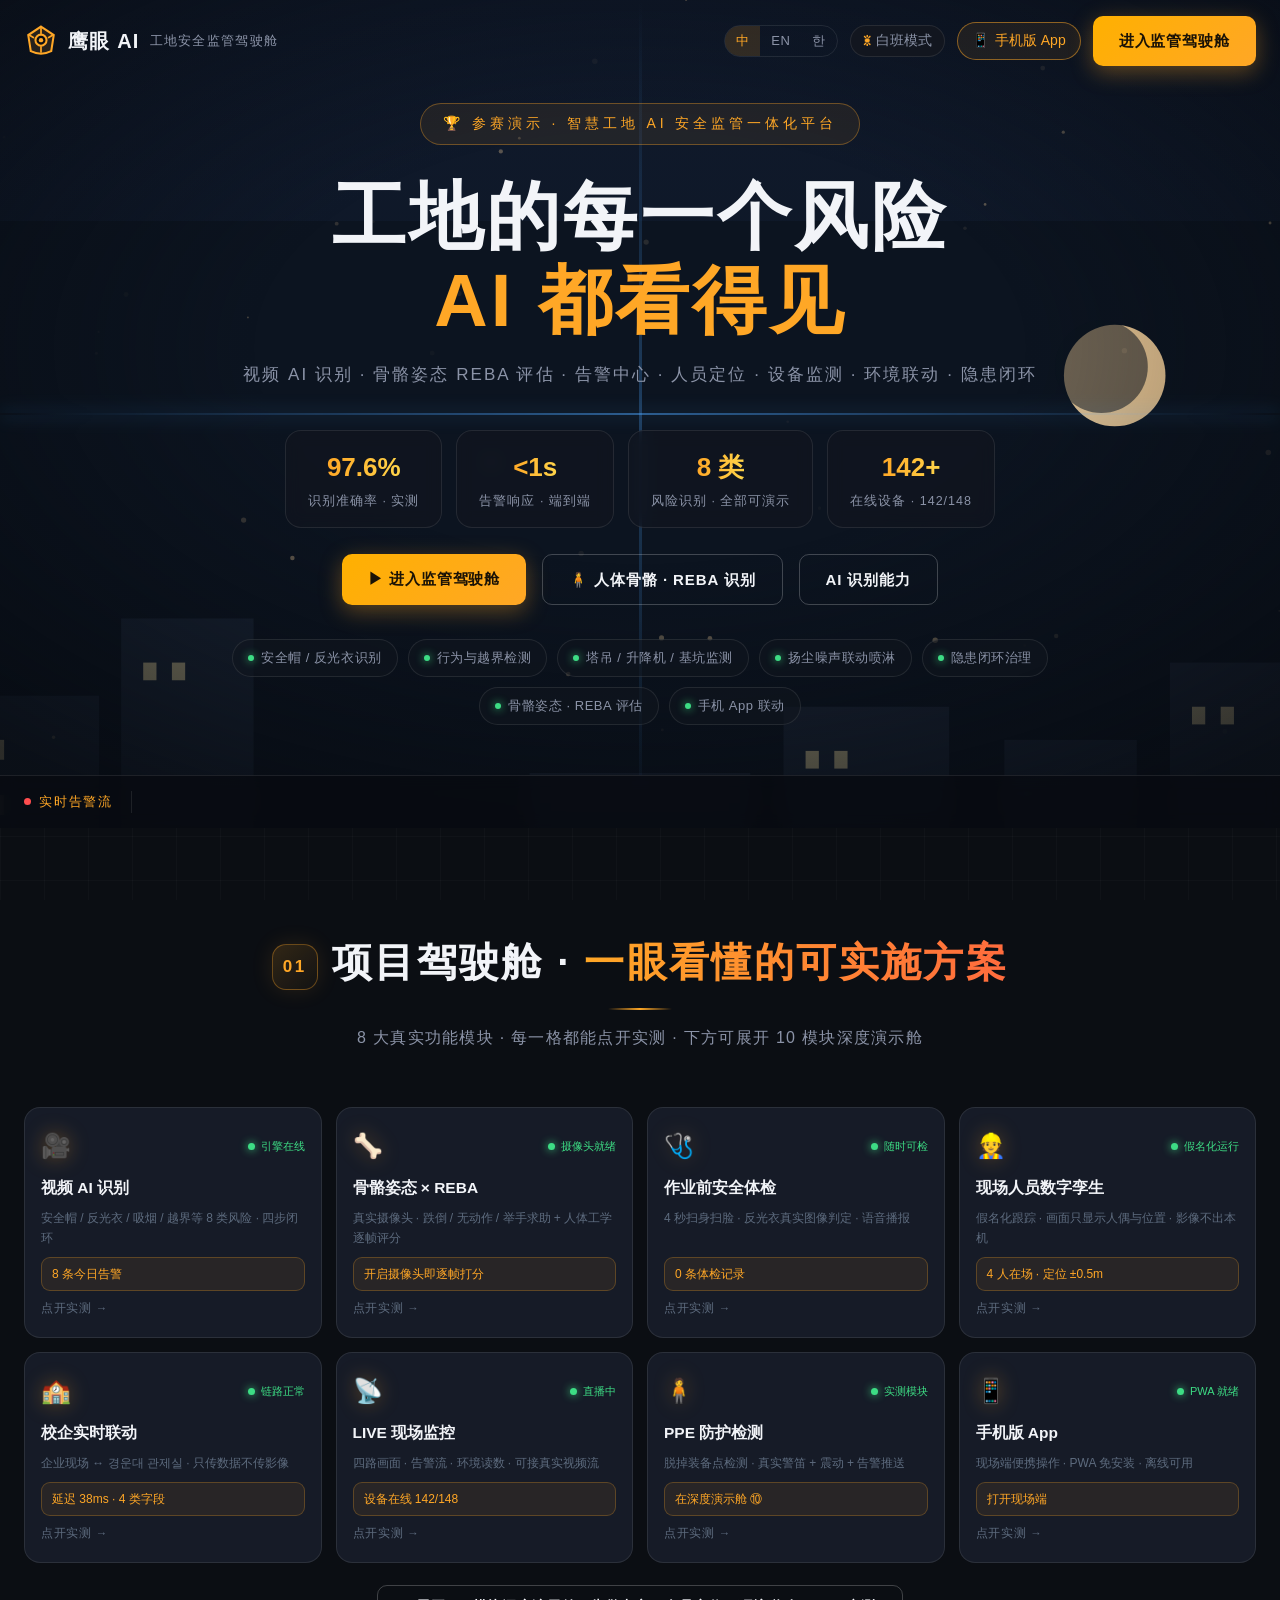
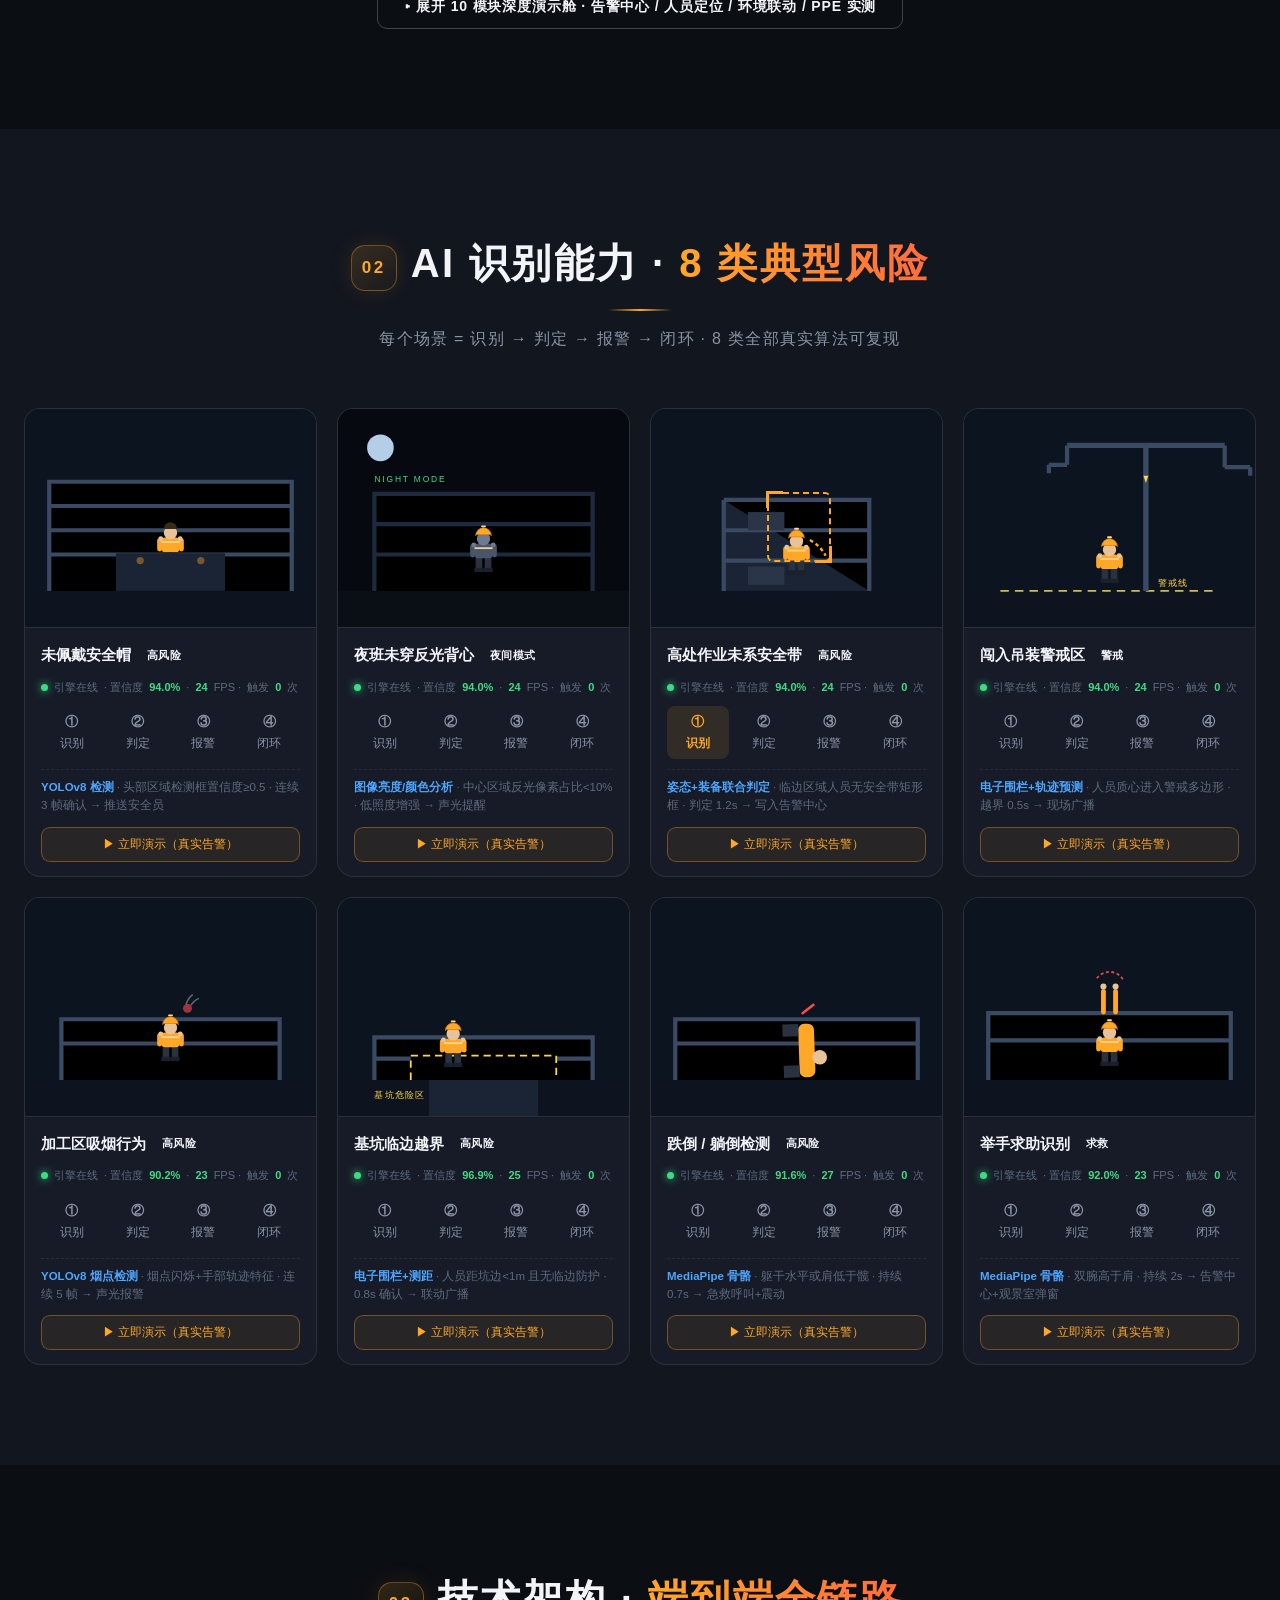
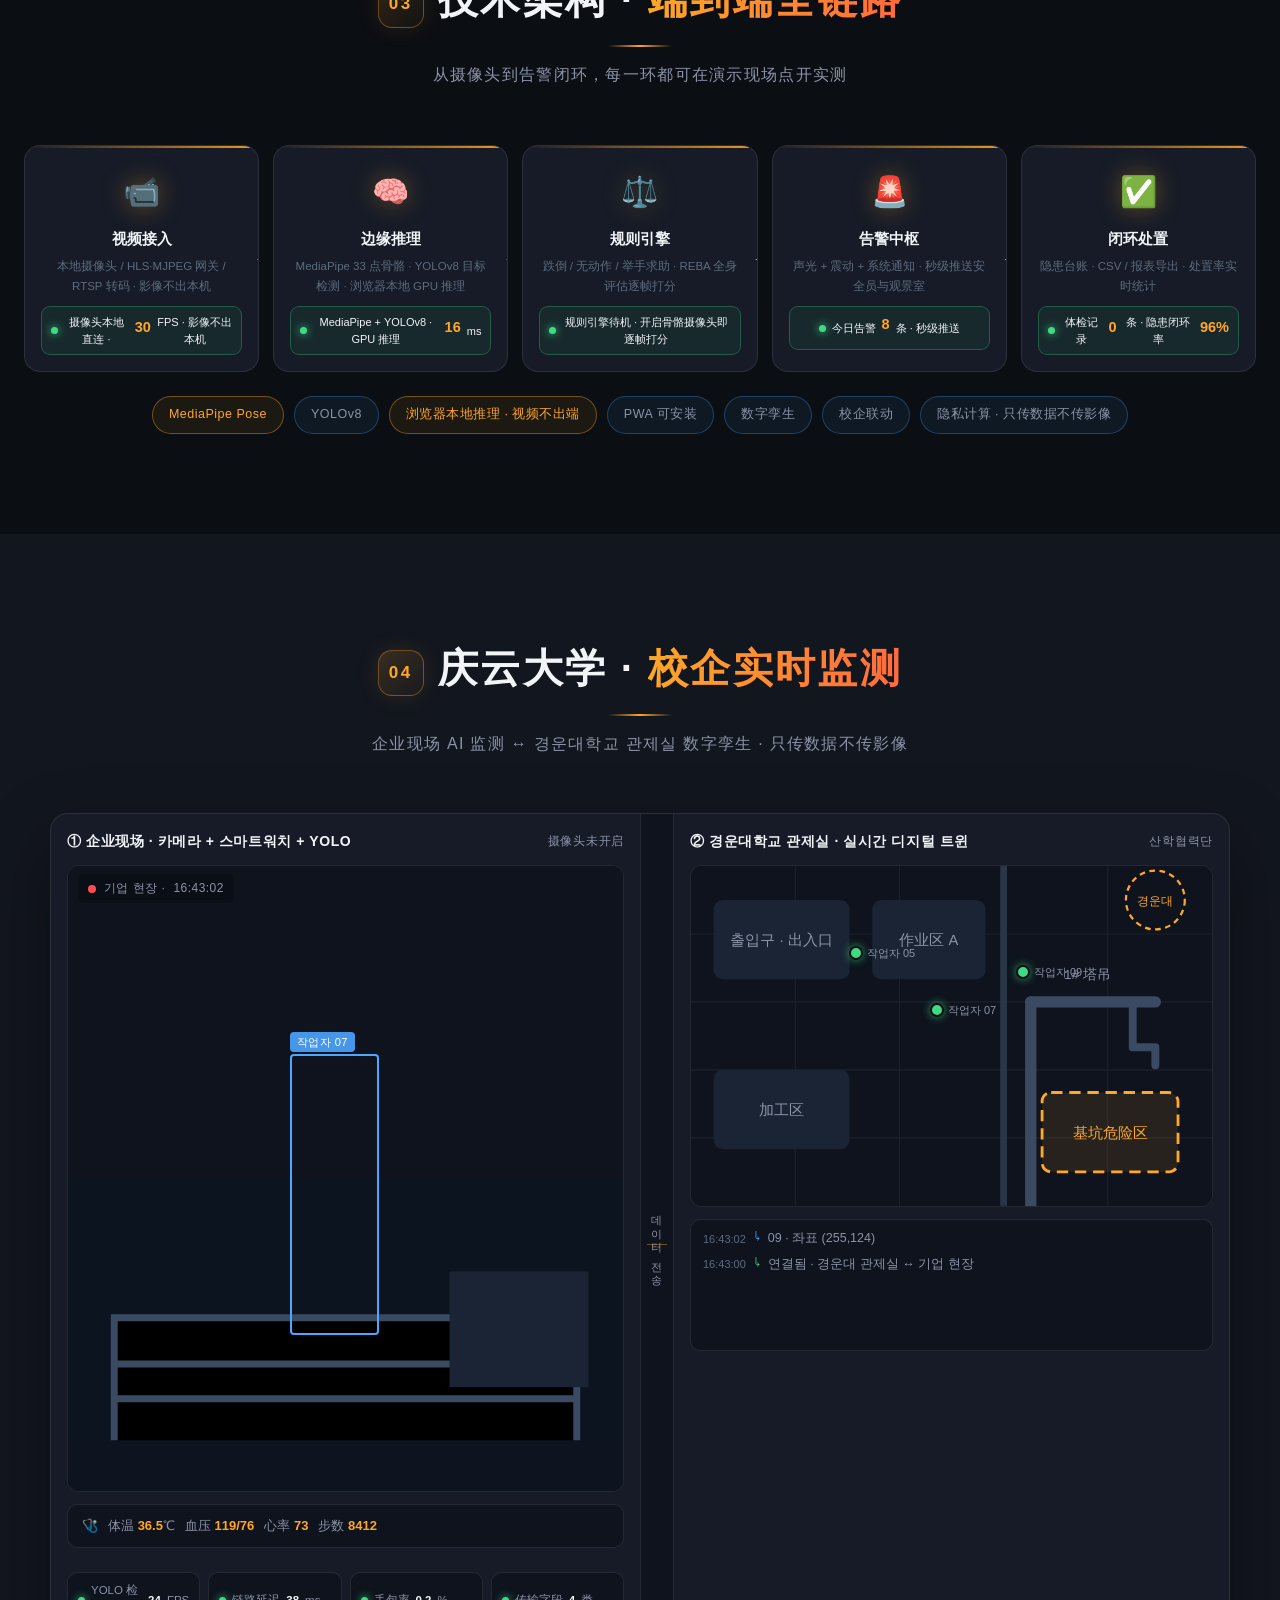
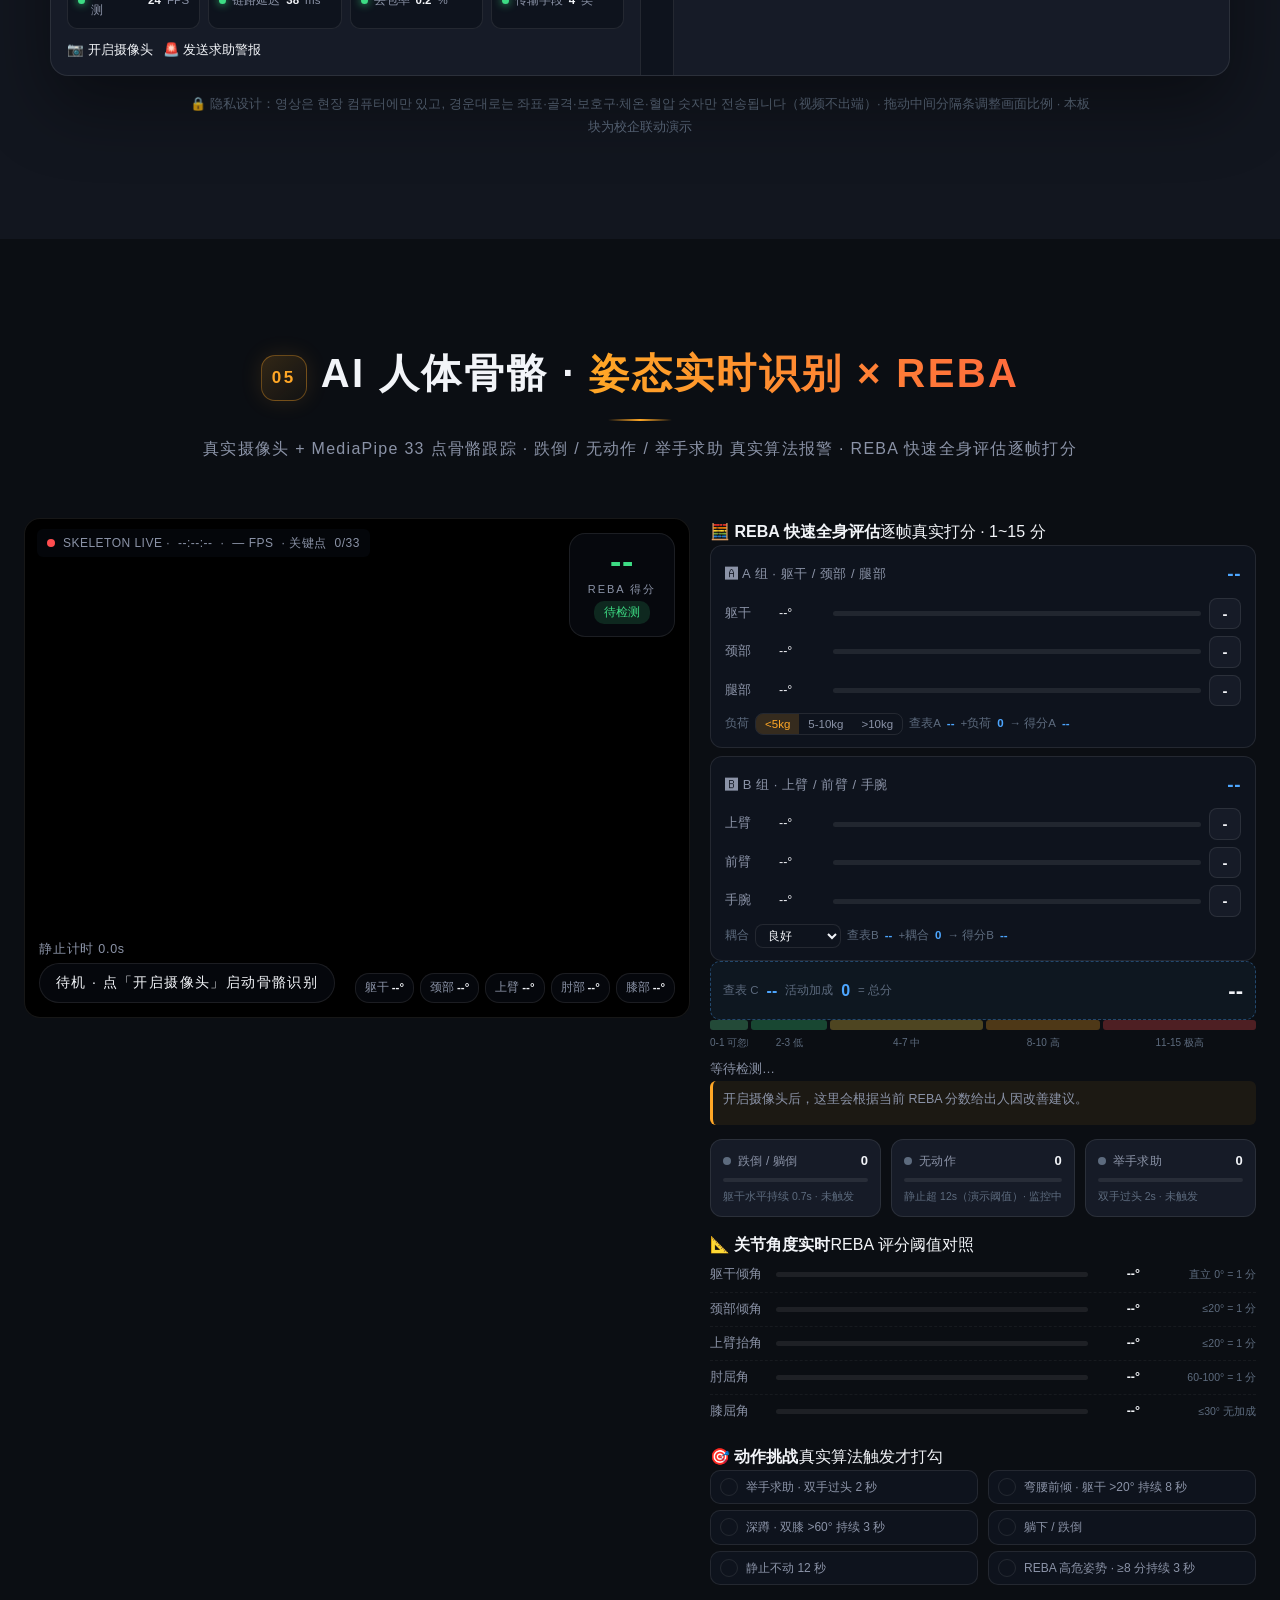
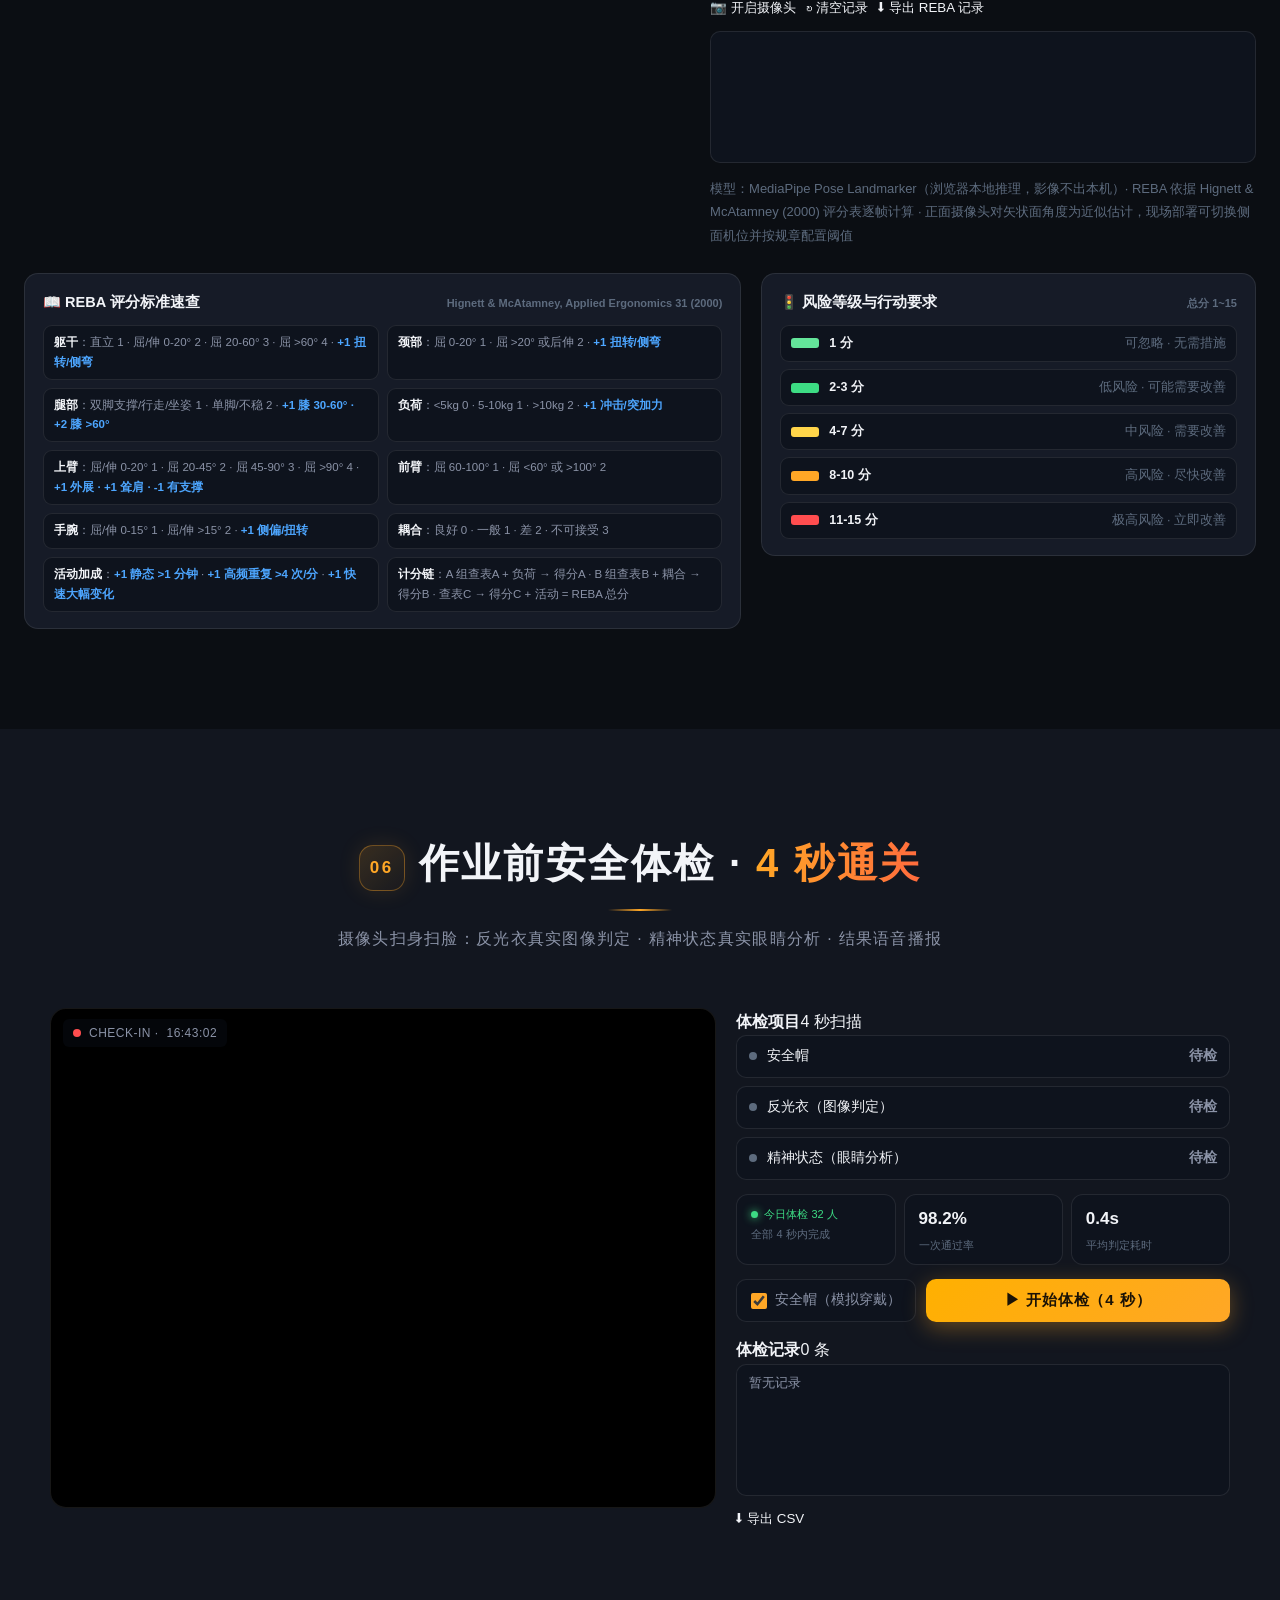
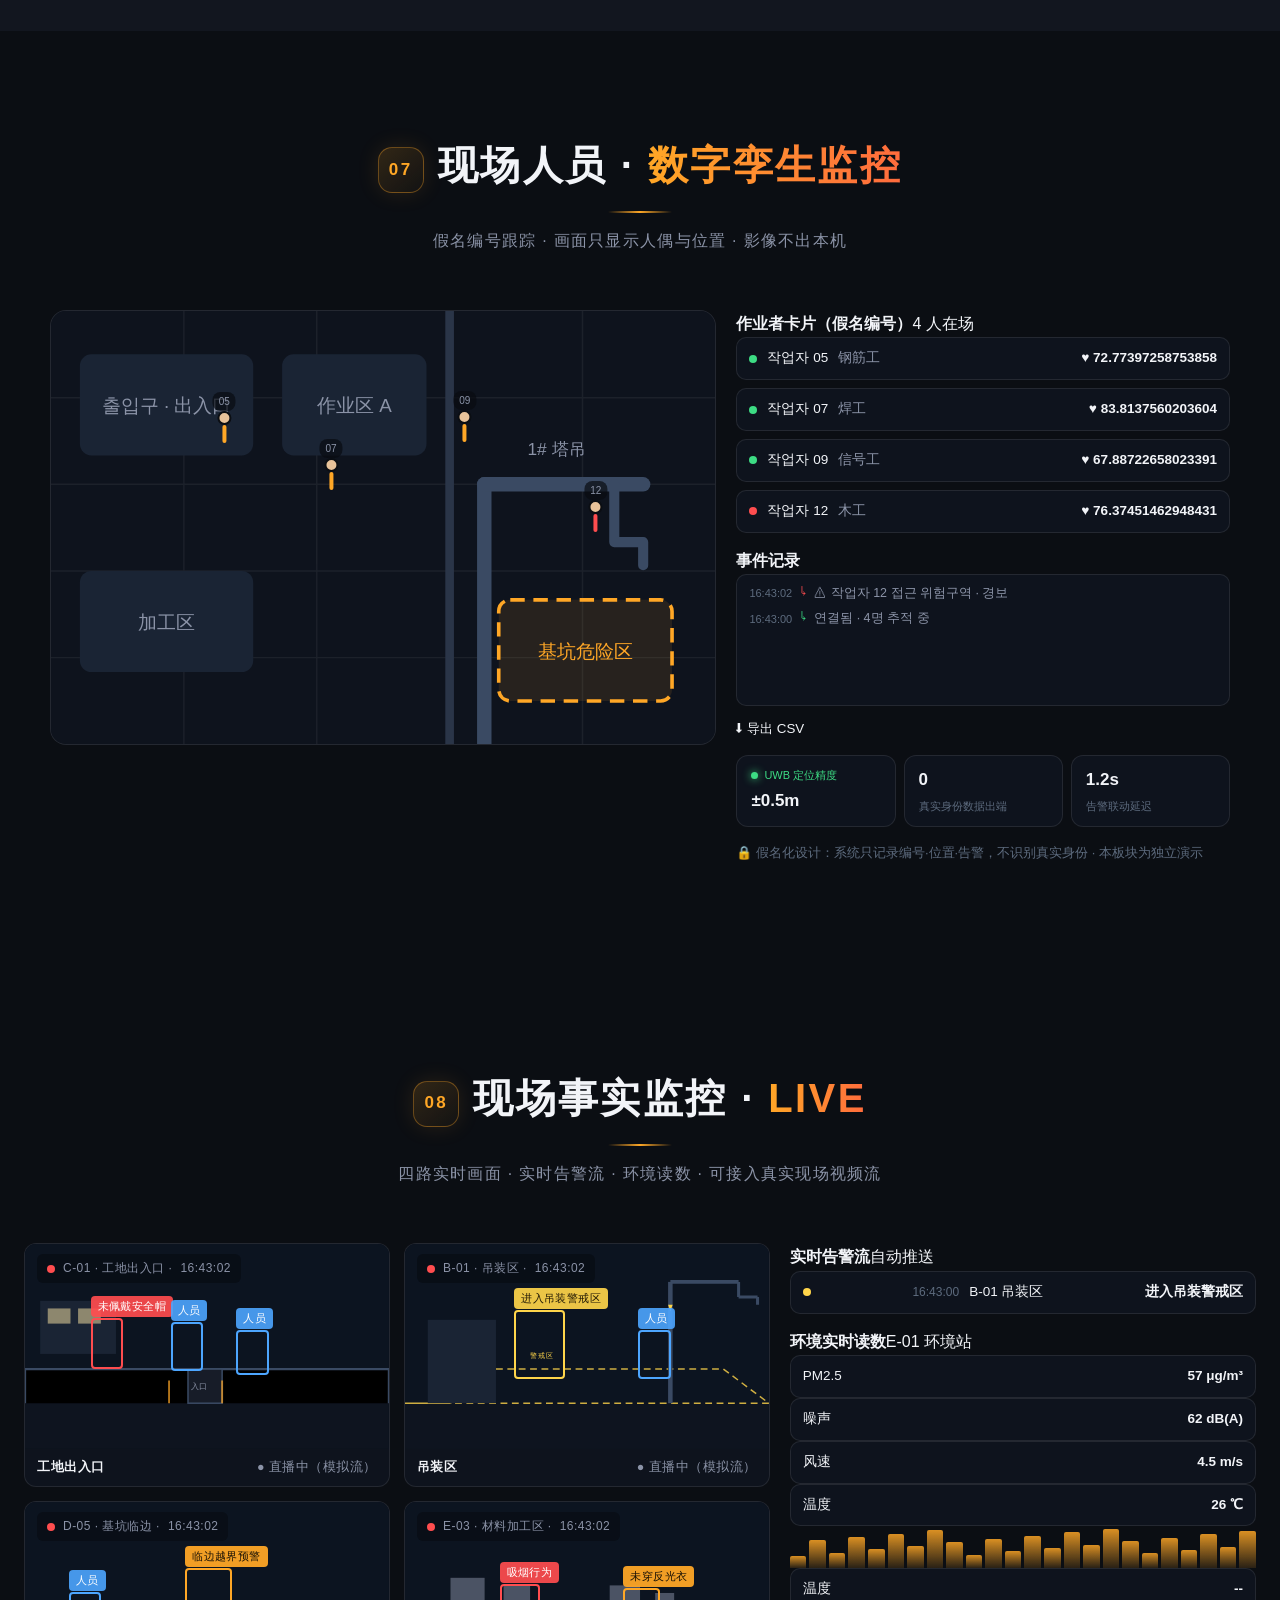
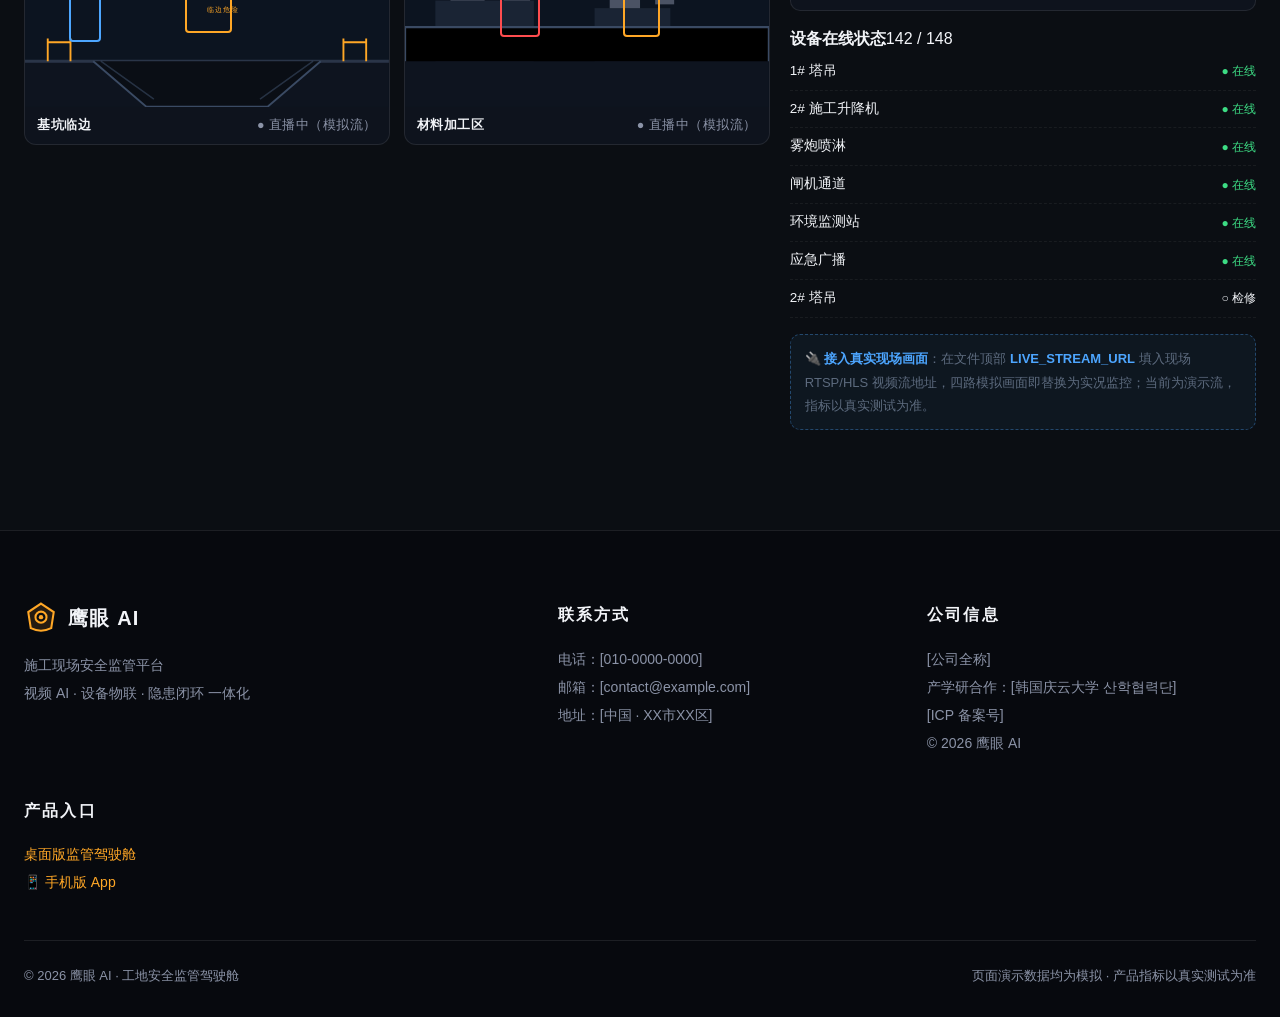
<file: index.html>
<!DOCTYPE html>
<html lang="zh-CN">
<head>
<meta charset="UTF-8">
<meta name="viewport" content="width=device-width, initial-scale=1.0, viewport-fit=cover">
<meta name="theme-color" content="#0B0E13">
<title>鹰眼 AI · 工地安全监管驾驶舱</title>
<meta name="description" content="施工现场安全监管平台：视频AI识别 · 告警中心 · 人员定位 · 设备监测 · 环境联动 · 隐患闭环">
<style>
/* ============ 基础 ============ */
:root{
  --bg:#0B0E13; --panel:#12161F; --panel2:#161B27; --panel3:#0E131D; --line:rgba(255,255,255,.09);
  --hl:#FFA726; --red:#FF4D4F; --yel:#FFD54A; --grn:#3DDC84; --blue:#4DA6FF;
  --text:#F2F4F8; --dim:#8B93A7; --dim2:#5D6B7E;
  --sky1:#101A2C; --sky2:#0C1420; --bld:#1A2434; --bld-w:#FFE9A8; --crane:#2A3548; --crane-l:#3A4A63;
  --moon:#FFD9A0; --dust:rgba(255,217,160,.55); --scan:#4DA6FF;
}
body.night{--sky1:#060910;--sky2:#04060B;--bld:#101722;--bld-w:#FFD77A;--crane:#141C2A;--crane-l:#1E2A3E;--moon:#C9E4FF;--dust:rgba(201,228,255,.4);--scan:#3DDC84}
*{margin:0;padding:0;box-sizing:border-box}
html{scroll-behavior:smooth}
body{background:var(--bg);color:var(--text);font-size:16px;line-height:1.7;font-family:-apple-system,BlinkMacSystemFont,"Segoe UI","PingFang SC","Hiragino Sans GB","Microsoft YaHei",sans-serif;-webkit-font-smoothing:antialiased;overflow-x:hidden}
::selection{background:var(--hl);color:#0B0E13}
svg{display:block}
a{color:inherit;text-decoration:none}
button{font-family:inherit;cursor:pointer;border:none;background:none;color:inherit}
input,select{font-family:inherit}
.wrap{max-width:1280px;margin:0 auto;padding:0 24px}
.prog{position:fixed;top:0;left:0;height:3px;width:0;background:var(--hl);box-shadow:0 0 12px var(--hl);z-index:300;transition:width .15s linear}

/* ============ 导航 ============ */
.nav{position:fixed;top:0;left:0;right:0;z-index:200;padding:16px 0;transition:.35s}
.nav.solid{background:rgba(11,14,19,.84);backdrop-filter:blur(14px);-webkit-backdrop-filter:blur(14px);box-shadow:0 8px 30px rgba(0,0,0,.45);padding:10px 0}
.nav-in{display:flex;align-items:center;justify-content:space-between;gap:14px}
.logo{display:flex;align-items:center;gap:10px}
.logo svg{width:34px;height:34px}
.logo b{font-size:20px;letter-spacing:.06em}
.logo span{font-size:13px;color:var(--dim);letter-spacing:.1em}
.nav-right{display:flex;align-items:center;gap:12px}
.toggle{display:flex;align-items:center;gap:6px;background:var(--panel);border:1px solid var(--line);border-radius:30px;padding:6px 12px;font-size:14px;color:var(--dim);transition:.3s}
.toggle b{color:var(--hl);font-weight:600}
.btn{padding:12px 26px;border-radius:10px;font-size:15px;font-weight:700;letter-spacing:.06em;transition:transform .25s,box-shadow .25s;display:inline-block}
.btn-primary{background:linear-gradient(135deg,#FFB000,var(--hl));color:#1a1206;box-shadow:0 6px 22px rgba(255,167,38,.35)}
.btn-primary:hover{transform:translateY(-2px);box-shadow:0 10px 30px rgba(255,167,38,.5)}
.btn-ghost{border:1px solid rgba(255,255,255,.22);color:var(--text)}
.btn-ghost:hover{border-color:var(--hl);color:var(--hl)}
@media(max-width:640px){.logo span{display:none}.toggle span{display:none}}

/* ============ HERO ============ */
.hero{position:relative;height:92vh;min-height:600px;overflow:hidden;display:flex;align-items:center;justify-content:center;text-align:center;background:linear-gradient(180deg,var(--sky1),var(--sky2))}
.pl{position:absolute;inset:-4% 0;pointer-events:none;will-change:transform}
.pl svg{width:100%;height:100%}
#dust{position:absolute;inset:0;z-index:4;pointer-events:none}
.vignette{position:absolute;inset:0;z-index:5;pointer-events:none;background:radial-gradient(ellipse 75% 65% at 50% 42%,transparent 40%,rgba(6,9,14,.72) 100%)}
.scanline{position:absolute;left:0;right:0;height:2px;z-index:6;background:linear-gradient(90deg,transparent,var(--scan),transparent);box-shadow:0 0 18px var(--scan);opacity:.5;animation:scanY 7s linear infinite;pointer-events:none}
.beam{position:absolute;top:0;bottom:0;width:3px;z-index:6;background:linear-gradient(180deg,transparent,var(--scan),transparent);opacity:.28;animation:scanX 9s ease-in-out infinite;pointer-events:none}
@keyframes scanY{0%{top:8%}50%{top:92%}100%{top:8%}}
@keyframes scanX{0%{left:6%}50%{left:92%}100%{left:6%}}
@keyframes crane{0%,100%{transform:rotate(-7deg)}50%{transform:rotate(7deg)}}
.hero-in{position:relative;z-index:10;padding:0 24px;max-width:900px}
.hero-kicker{display:inline-block;font-size:14px;letter-spacing:.28em;color:var(--hl);border:1px solid rgba(255,167,38,.35);background:rgba(255,167,38,.08);padding:8px 22px;border-radius:30px;margin-bottom:30px}
.hero h1{font-size:clamp(38px,6vw,74px);font-weight:900;line-height:1.14;letter-spacing:.04em;margin-bottom:18px}
.hero h1 em{font-style:normal;color:var(--hl)}
.hero .sub{font-size:17px;color:var(--dim);letter-spacing:.12em;margin-bottom:40px}
.hero-cta{display:flex;gap:16px;justify-content:center;flex-wrap:wrap}
.hero-tags{margin-top:34px;display:flex;gap:10px;justify-content:center;flex-wrap:wrap}
.hero-tags span{font-size:13px;color:var(--dim);border:1px solid var(--line);background:rgba(255,255,255,.03);padding:6px 14px;border-radius:20px;letter-spacing:.06em}
.feed{position:absolute;left:0;right:0;bottom:0;z-index:12;background:rgba(8,11,17,.78);backdrop-filter:blur(8px);border-top:1px solid var(--line)}
.feed-in{display:flex;align-items:center;overflow:hidden;height:52px;max-width:1280px;margin:0 auto;padding:0 24px}
.feed-label{flex-shrink:0;font-size:13px;letter-spacing:.14em;color:var(--hl);padding-right:18px;border-right:1px solid var(--line)}
.feed-label .dot{display:inline-block;width:7px;height:7px;border-radius:50%;background:var(--red);margin-right:8px;animation:blink 1.2s infinite;vertical-align:1px}
@keyframes blink{50%{opacity:.25}}
.feed-list{flex:1;overflow:hidden;position:relative;height:100%}
.feed-item{position:absolute;top:50%;left:100%;transform:translateY(-50%);white-space:nowrap;font-size:14px;color:var(--dim);animation:feedIn 14s linear}
.feed-item b{color:var(--text);font-weight:600}
.feed-item .t{color:var(--hl);font-variant-numeric:tabular-nums}
@keyframes feedIn{0%{left:100%}100%{left:-120%}}

/* ============ 通用 ============ */
.sec{padding:100px 0}
.sec.alt{background:var(--panel)}
.sec-head{text-align:center;margin-bottom:56px}
.sec-head h2{font-size:clamp(26px,3.6vw,40px);font-weight:800;letter-spacing:.06em;margin-bottom:12px}
.sec-head h2 em{font-style:normal;color:var(--hl)}
.sec-head p{font-size:16px;color:var(--dim);letter-spacing:.08em}
.rv{opacity:0;transform:translateY(42px);transition:opacity .8s ease,transform .8s cubic-bezier(.22,1,.36,1);transition-delay:var(--d,0s)}
.rv.in{opacity:1;transform:none}

/* ============ 驾驶舱 ============ */
.console{background:var(--panel);border:1px solid var(--line);border-radius:20px;overflow:hidden;box-shadow:0 40px 100px rgba(0,0,0,.55);display:grid;grid-template-columns:210px 1fr;min-height:680px}
.c-side{background:var(--panel3);border-right:1px solid var(--line);padding:18px 12px;display:flex;flex-direction:column;gap:4px;overflow-y:auto}
.c-brand{display:flex;align-items:center;gap:10px;padding:6px 12px 18px;border-bottom:1px solid var(--line);margin-bottom:12px}
.c-brand b{font-size:16px}
.c-brand span{font-size:12px;color:var(--dim);display:block;letter-spacing:.06em}
.c-nav{display:flex;flex-direction:column;gap:4px}
.c-nav button{display:flex;align-items:center;gap:12px;text-align:left;padding:11px 14px;border-radius:10px;font-size:15px;color:var(--dim);transition:.25s;letter-spacing:.04em}
.c-nav button .ic{width:26px;height:26px;display:grid;place-items:center;border-radius:7px;background:rgba(255,255,255,.05);font-size:14px}
.c-nav button:hover{background:rgba(255,255,255,.05);color:var(--text)}
.c-nav button.on{background:rgba(255,167,38,.13);color:var(--hl)}
.c-nav button.on .ic{background:rgba(255,167,38,.2)}
.c-side .c-ver{margin-top:auto;font-size:12px;color:var(--dim2);text-align:center;letter-spacing:.08em}
.c-main{display:flex;flex-direction:column;min-width:0}
.c-top{display:flex;justify-content:space-between;align-items:center;gap:12px;padding:14px 20px;border-bottom:1px solid var(--line);flex-wrap:wrap}
.c-top .proj{display:flex;align-items:center;gap:10px;font-size:15px;font-weight:700;letter-spacing:.04em}
.c-top .proj .st{font-size:12px;font-weight:400;color:var(--grn);border:1px solid rgba(61,220,132,.4);background:rgba(61,220,132,.08);padding:2px 10px;border-radius:20px}
.c-top .sys{display:flex;gap:16px;font-size:13px;color:var(--dim);letter-spacing:.04em}
.c-top .sys b{color:var(--text);font-variant-numeric:tabular-nums}
.c-body{padding:20px;overflow:hidden;position:relative}
.c-body .panel{background:var(--panel2);border:1px solid var(--line);border-radius:14px;padding:18px;min-width:0}
.c-body .pt{display:flex;justify-content:space-between;align-items:center;margin-bottom:14px;gap:10px;flex-wrap:wrap}
.c-body .pt b{font-size:15px;letter-spacing:.06em}
.c-body .pt span{font-size:12px;color:var(--dim);letter-spacing:.06em}
.kpis{display:grid;grid-template-columns:repeat(4,1fr);gap:14px;margin-bottom:16px}
.kpi{background:var(--panel2);border:1px solid var(--line);border-radius:14px;padding:16px 18px;position:relative;overflow:hidden}
.kpi::after{content:"";position:absolute;right:-22px;top:-22px;width:74px;height:74px;border-radius:50%;background:var(--kc,rgba(255,167,38,.1))}
.kpi .v{font-size:30px;font-weight:900;font-variant-numeric:tabular-nums;line-height:1.15}
.kpi .l{font-size:13px;color:var(--dim);letter-spacing:.06em;margin-top:4px}
.kpi .d{font-size:12px;margin-top:6px;color:var(--dim2);letter-spacing:.04em}
.grid-2{display:grid;grid-template-columns:1.5fr 1fr;gap:14px;margin-bottom:14px}
.grid-3{display:grid;grid-template-columns:repeat(3,1fr);gap:14px;margin-bottom:14px}
canvas.chart{width:100%;height:180px;display:block}
.row-list{display:flex;flex-direction:column;gap:8px}
.rl-item{display:flex;align-items:center;gap:10px;font-size:13.5px;padding:9px 12px;background:var(--panel3);border:1px solid var(--line);border-radius:10px}
.rl-item .dot{width:8px;height:8px;border-radius:50%;flex-shrink:0}
.rl-item time{color:var(--dim2);font-variant-numeric:tabular-nums;margin-left:auto;font-size:12px}
.lv{font-size:11px;padding:2px 8px;border-radius:20px;letter-spacing:.04em;white-space:nowrap}
.lv.h{background:rgba(255,77,79,.14);color:var(--red)}
.lv.m{background:rgba(255,213,74,.12);color:var(--yel)}
.lv.l{background:rgba(61,220,132,.12);color:var(--grn)}
.lv.b{background:rgba(77,166,255,.12);color:var(--blue)}

/* 视频AI */
.camgrid{display:grid;grid-template-columns:repeat(2,1fr);gap:14px}
.camcell{background:var(--panel3);border:1px solid var(--line);border-radius:12px;overflow:hidden;cursor:pointer;transition:.25s;position:relative}
.camcell:hover{border-color:rgba(255,167,38,.5);transform:translateY(-2px)}
.camcell.sel{border-color:var(--hl);box-shadow:0 0 0 2px rgba(255,167,38,.3)}
.camcell .v{position:relative;aspect-ratio:16/9;background:var(--sky2);overflow:hidden}
.camcell .v svg{width:100%;height:100%}
.camcell .meta{display:flex;justify-content:space-between;padding:8px 12px;font-size:12.5px;color:var(--dim);letter-spacing:.04em}
.camcell .meta b{color:var(--text)}
.dbox{position:absolute;border:2px solid var(--blue);border-radius:4px;animation:track 4s ease-in-out infinite;transition:opacity .3s}
.dbox::before{content:attr(data-tag);position:absolute;top:-24px;left:-2px;font-size:11px;letter-spacing:.04em;color:#fff;background:rgba(77,166,255,.9);padding:1px 7px;border-radius:4px;white-space:nowrap}
.dbox.red{border-color:var(--red)}.dbox.red::before{background:rgba(255,77,79,.92)}
.dbox.yel{border-color:var(--yel)}.dbox.yel::before{background:rgba(255,213,74,.92);color:#231a05}
.dbox.org{border-color:var(--hl)}.dbox.org::before{background:rgba(255,167,38,.94);color:#1a1206}
.dbox.off{opacity:0}
@keyframes track{0%,100%{transform:translate(0,0)}30%{transform:translate(4px,-3px)}60%{transform:translate(-3px,3px)}}
.ai-chips{display:flex;gap:8px;flex-wrap:wrap;align-items:center;margin-bottom:14px}
.ai-chips span{font-size:13px;color:var(--dim);letter-spacing:.06em}
.ai-chip{font-size:13px;padding:6px 14px;border-radius:20px;border:1px solid var(--line);color:var(--dim);transition:.25s}
.ai-chip.on{border-color:var(--hl);color:var(--hl);background:rgba(255,167,38,.1)}
.bigview{position:relative;background:var(--panel3);border:1px solid var(--line);border-radius:12px;overflow:hidden}
.bigview .v{position:relative;aspect-ratio:16/7.5;background:var(--sky2)}
.bigview .v svg{width:100%;height:100%}
.bigview .ctrl{display:flex;align-items:center;gap:12px;padding:10px 14px;border-top:1px solid var(--line);font-size:13px;color:var(--dim)}
.bigview .ctrl input{flex:1;accent-color:var(--hl)}
.rec-tag{position:absolute;top:10px;left:12px;display:flex;align-items:center;gap:8px;font-size:12px;color:var(--dim);background:rgba(8,11,17,.6);padding:4px 10px;border-radius:6px;letter-spacing:.04em}
.rec-tag i{width:8px;height:8px;border-radius:50%;background:var(--red);animation:blink 1s infinite}

/* 告警中心 */
.alarm-table{width:100%;border-collapse:collapse;font-size:14px}
.alarm-table th{text-align:left;padding:10px 12px;color:var(--dim);font-size:13px;letter-spacing:.06em;border-bottom:1px solid var(--line);white-space:nowrap}
.alarm-table td{padding:11px 12px;border-bottom:1px solid rgba(255,255,255,.05);white-space:nowrap}
.alarm-table tr:hover td{background:rgba(255,167,38,.04)}
.mini-btn{padding:5px 14px;border-radius:8px;border:1px solid var(--line);font-size:13px;color:var(--hl);transition:.25s}
.mini-btn:hover{background:rgba(255,167,38,.12)}
.mini-btn.done{color:var(--grn);border-color:rgba(61,220,132,.4);cursor:default}
.filter-row{display:flex;gap:8px;align-items:center;flex-wrap:wrap;margin-bottom:14px}
.filter-row select{background:var(--panel3);border:1px solid var(--line);color:var(--text);border-radius:8px;padding:7px 12px;font-size:13px;outline:none}

/* 人员定位 */
.sitemap{position:relative;aspect-ratio:16/8.6;background:var(--panel3);border:1px solid var(--line);border-radius:12px;overflow:hidden}
.sitemap svg{width:100%;height:100%}
.pdot{position:absolute;width:14px;height:14px;margin:-7px 0 0 -7px;border-radius:50%;background:var(--grn);border:2px solid #0B0E13;box-shadow:0 0 8px rgba(61,220,132,.7);transition:left 1.2s linear,top 1.2s linear;cursor:pointer;z-index:3}
.pdot.warn{background:var(--red);box-shadow:0 0 10px rgba(255,77,79,.8)}
.pdot::after{content:attr(data-n);position:absolute;left:16px;top:-4px;font-size:11px;color:var(--dim);white-space:nowrap}
.fence-note{position:absolute;bottom:12px;left:14px;font-size:12.5px;color:var(--dim);display:flex;gap:12px;flex-wrap:wrap;background:rgba(8,11,17,.6);padding:6px 12px;border-radius:8px}
.worker-card{position:absolute;z-index:6;background:var(--panel2);border:1px solid var(--hl);border-radius:12px;padding:12px 16px;font-size:13.5px;min-width:190px;box-shadow:0 14px 34px rgba(0,0,0,.5)}
.worker-card b{font-size:15px}
.worker-card .close{position:absolute;top:6px;right:10px;color:var(--dim)}
.worker-card .row{display:flex;justify-content:space-between;gap:14px;padding:2px 0;color:var(--dim)}
.worker-card .row i{font-style:normal;color:var(--text)}

/* 仪表盘 */
.gauge-grid{display:grid;grid-template-columns:repeat(auto-fit,minmax(150px,1fr));gap:14px}
.gauge{background:var(--panel3);border:1px solid var(--line);border-radius:12px;padding:14px;text-align:center;position:relative}
.gauge svg{width:100%;height:auto}
.gauge .gv{font-size:22px;font-weight:800;font-variant-numeric:tabular-nums;margin-top:-6px}
.gauge .gl{font-size:12.5px;color:var(--dim);letter-spacing:.06em}
.gauge.over{border-color:rgba(255,77,79,.5)}
.gauge.over .gv{color:var(--red)}
.tower-strip{display:flex;gap:10px;flex-wrap:wrap;font-size:13px;color:var(--dim)}
.tower-strip b{color:var(--text);font-variant-numeric:tabular-nums}

/* 隐患闭环 */
.hz-stats{display:grid;grid-template-columns:repeat(3,1fr);gap:12px;margin-bottom:14px}
.hz-stat{background:var(--panel3);border:1px solid var(--line);border-radius:10px;padding:12px;text-align:center}
.hz-stat b{font-size:24px;font-variant-numeric:tabular-nums;display:block}
.hz-stat span{font-size:12.5px;color:var(--dim);letter-spacing:.05em}
.hz-flow{display:flex;gap:8px;align-items:center;font-size:12px;color:var(--dim2);margin:8px 0 14px}
.hz-flow i{font-style:normal;padding:3px 10px;border-radius:14px;border:1px solid var(--line)}
.hz-flow i.now{color:var(--hl);border-color:var(--hl);background:rgba(255,167,38,.1)}
.hz-flow i.passed{color:var(--grn);border-color:rgba(61,220,132,.4)}

/* 弹层 */
.modal{position:fixed;inset:0;z-index:400;background:rgba(4,6,10,.7);backdrop-filter:blur(6px);display:none;place-items:center;padding:20px}
.modal.show{display:grid}
.modal-card{background:var(--panel2);border:1px solid var(--line);border-radius:16px;padding:26px;width:100%;max-width:430px;animation:pop .25s ease}
@keyframes pop{from{opacity:0;transform:scale(.94)}to{opacity:1;transform:none}}
.modal-card h3{font-size:18px;margin-bottom:18px;letter-spacing:.06em}
.mfield{margin-bottom:14px}
.mfield label{display:block;font-size:13.5px;color:var(--dim);margin-bottom:7px;letter-spacing:.05em}
.mfield input,.mfield select{width:100%;background:var(--panel3);border:1px solid var(--line);border-radius:9px;color:var(--text);font-size:15px;padding:11px 14px;outline:none}
.mfield input:focus,.mfield select:focus{border-color:var(--hl)}
.modal-card .btn{width:100%;text-align:center}
.toast{position:fixed;left:50%;bottom:44px;transform:translateX(-50%) translateY(20px);background:var(--panel2);border:1px solid rgba(255,167,38,.5);color:var(--text);padding:12px 24px;border-radius:12px;font-size:14.5px;letter-spacing:.05em;opacity:0;pointer-events:none;transition:.35s;z-index:500;box-shadow:0 12px 34px rgba(0,0,0,.5)}
.toast.show{opacity:1;transform:translateX(-50%)}

/* ============ v4：导览 / 告警铃 / 过渡 ============ */
.c-top .bell-ui{display:flex;align-items:center;gap:6px;font-size:14px;color:var(--dim);border:1px solid var(--line);border-radius:20px;padding:6px 14px;cursor:pointer;transition:.25s}
.c-top .bell-ui:hover{border-color:rgba(255,77,79,.5);color:var(--text)}
.c-top .bell-ui b{color:#fff;background:var(--red);border-radius:50%;min-width:20px;height:20px;display:grid;place-items:center;font-size:11px;font-variant-numeric:tabular-nums;padding:0 4px}
.c-top .bell-ui b.zero{background:var(--dim2)}
.tour-btn{font-size:14px;color:var(--hl);border:1px solid rgba(255,167,38,.5);background:rgba(255,167,38,.08);border-radius:20px;padding:6px 16px;transition:.25s;letter-spacing:.04em}
.tour-btn:hover{background:rgba(255,167,38,.18)}
.c-body{transition:opacity .22s ease,transform .22s ease}
.c-body.swap{opacity:0;transform:translateY(10px)}
@keyframes alarmPulse{0%,100%{box-shadow:0 40px 100px rgba(0,0,0,.55)}50%{box-shadow:0 40px 100px rgba(0,0,0,.55),inset 0 2px 0 rgba(255,77,79,.9)}}
body.alarming .console{animation:alarmPulse 1.6s ease infinite}
.tour-hole{position:fixed;z-index:601;border-radius:14px;box-shadow:0 0 0 9999px rgba(3,5,9,.82),0 0 0 2px var(--hl);transition:all .45s cubic-bezier(.22,1,.36,1);pointer-events:none}
.tour-bubble{position:fixed;z-index:602;background:var(--panel2);border:1px solid rgba(255,167,38,.5);border-radius:16px;padding:20px 24px;max-width:380px;box-shadow:0 24px 60px rgba(0,0,0,.6);transition:all .45s cubic-bezier(.22,1,.36,1)}
.tour-bubble .tb-step{font-size:12px;letter-spacing:.2em;color:var(--hl)}
.tour-bubble h3{font-size:19px;margin:6px 0 8px;letter-spacing:.04em}
.tour-bubble p{font-size:14px;color:var(--dim);line-height:1.7}
.tour-bubble .tb-btns{display:flex;align-items:center;gap:12px;margin-top:16px;flex-wrap:wrap}
.tour-bubble .tb-btns .btn{padding:9px 20px;font-size:14px}
.tour-bubble .tb-skip{font-size:13px;color:var(--dim2);cursor:pointer}
.tour-bubble .tb-skip:hover{color:var(--text)}
.tour-dots{display:flex;gap:6px}
.tour-dots i{width:7px;height:7px;border-radius:50%;background:var(--dim2);transition:.3s}
.tour-dots i.on{background:var(--hl);box-shadow:0 0 8px var(--hl)}
.report-row{display:flex;justify-content:space-between;gap:14px;padding:8px 0;border-bottom:1px dashed rgba(255,255,255,.08);font-size:14px;color:var(--dim)}
.report-row i{font-style:normal;color:var(--text)}
.report-tip{margin-top:12px;font-size:13px;color:var(--dim2);line-height:1.8}
@media(max-width:640px){.tour-bubble{left:12px!important;right:12px;max-width:none}}

/* ============ v6：庆云大学 · 校企实时监测（分屏联动） ============ */
.uni-shell{display:grid;grid-template-columns:var(--lw,50%) 34px 1fr;background:var(--panel2);border:1px solid var(--line);border-radius:18px;overflow:hidden;position:relative;max-width:1180px;margin:0 auto;box-shadow:0 30px 70px rgba(0,0,0,.4)}
.uni-pane{padding:16px;display:flex;flex-direction:column;gap:12px;min-width:0}
.uni-head{display:flex;justify-content:space-between;align-items:center;gap:8px;font-size:14px;flex-wrap:wrap}
.uni-head b{letter-spacing:.04em}
.uni-head span{font-size:12px;color:var(--dim);letter-spacing:.06em}
.uni-stage{position:relative;border-radius:12px;overflow:hidden;border:1px solid var(--line);background:var(--sky2);min-height:250px}
.uni-stage video,.uni-stage svg{width:100%;height:auto;display:block;max-height:320px;object-fit:cover}
.uni-stage .rec-tag{top:8px;left:10px}
.uni-strip{display:flex;gap:10px;flex-wrap:wrap;font-size:13px;color:var(--dim);background:var(--panel3);border:1px solid var(--line);border-radius:10px;padding:10px 14px}
.uni-strip b{color:var(--hl);font-variant-numeric:tabular-nums}
.uni-actions{display:flex;gap:10px;flex-wrap:wrap;align-items:center}
.uni-reply{font-size:13.5px;color:var(--grn);background:rgba(61,220,132,.08);border:1px solid rgba(61,220,132,.4);border-radius:10px;padding:10px 14px;animation:popIn .3s ease;flex:1;min-width:200px}
.uni-divider{background:var(--panel3);cursor:col-resize;display:flex;align-items:center;justify-content:center;position:relative;user-select:none;touch-action:none;border-left:1px solid var(--line);border-right:1px solid var(--line)}
.uni-divider em{writing-mode:vertical-lr;font-style:normal;font-size:11px;color:var(--dim);letter-spacing:.24em;white-space:nowrap}
.uni-divider::before{content:"";position:absolute;top:50%;left:6px;right:6px;height:1px;background:rgba(255,167,38,.4)}
.uni-packets{position:absolute;inset:0;overflow:hidden;pointer-events:none}
.packet{position:absolute;top:50%;width:7px;height:7px;margin-top:-3px;border-radius:50%;background:var(--hl);box-shadow:0 0 10px var(--hl);animation:pkt .85s linear forwards}
@keyframes pkt{from{left:4px;opacity:1}to{left:58px;opacity:0;transform:scale(.4)}}
.uni-map{position:relative;border-radius:12px;overflow:hidden;border:1px solid var(--line);background:var(--panel3)}
.uni-map svg{width:100%;display:block}
.uni-map .pdot{cursor:default}
.uni-feed{background:var(--panel3);border:1px solid var(--line);border-radius:10px;padding:8px 12px;min-height:132px;display:flex;flex-direction:column;gap:4px;overflow:hidden}
.uni-feed .fl{font-size:12.5px;color:var(--dim);display:flex;gap:8px;align-items:center;animation:popIn .3s ease}
.uni-feed .fl time{color:var(--dim2);font-variant-numeric:tabular-nums;font-size:11px}
.uni-feed .fl i{font-style:normal;color:var(--hl)}
.uni-alert{display:flex;align-items:center;gap:10px;font-size:13.5px;color:#fff;background:rgba(255,77,79,.14);border:1px solid var(--red);border-radius:10px;padding:10px 14px;animation:dangerFlash 1s infinite;flex-wrap:wrap}
.uni-alert .tc-btn{margin-left:auto}
.uni-stage.alarm{animation:redflash .7s ease 2}
@media(max-width:900px){
  .uni-shell{grid-template-columns:1fr}
  .uni-divider{height:28px;cursor:row-resize;border-left:none;border-right:none;border-top:1px solid var(--line);border-bottom:1px solid var(--line)}
  .uni-divider em{writing-mode:horizontal-tb;letter-spacing:.4em}
  .uni-divider::before{top:6px;bottom:6px;left:50%;width:1px;height:auto}
  .packet{top:4px;left:50%;animation:pktY .85s linear forwards}
  @keyframes pktY{from{top:4px;opacity:1}to{top:22px;opacity:0}}
}

/* ============ v7：人体骨骼(REBA) / 安全体检 / 数字孪生 ============ */
@keyframes dangerFlash{0%,100%{opacity:1}50%{opacity:.35}}
.sk-shell{display:grid;grid-template-columns:1.22fr 1fr;gap:20px;max-width:1280px;margin:0 auto;align-items:start}
.sk-stage{position:relative;border-radius:16px;overflow:hidden;border:1px solid var(--line);background:#000;aspect-ratio:4/3;max-height:620px}
@media(min-width:901px){.sk-stage{position:sticky;top:96px}}
.sk-stage video,.sk-stage canvas{position:absolute;inset:0;width:100%;height:100%;object-fit:cover}
.sk-stage canvas{z-index:2}
.sk-stage .rec-tag{z-index:3}
.sk-status{position:absolute;z-index:3;left:14px;bottom:14px;font-size:14px;letter-spacing:.1em;padding:7px 16px;border-radius:20px;background:rgba(8,11,17,.72);border:1px solid var(--line)}
.sk-status.ok{color:var(--grn);border-color:rgba(61,220,132,.5)}
.sk-status.warn{color:var(--yel);border-color:rgba(255,213,74,.5)}
.sk-status.danger{color:var(--red);border-color:var(--red);animation:dangerFlash 1s infinite}
.sk-idle{position:absolute;z-index:3;left:14px;bottom:56px;font-size:12.5px;color:var(--dim);letter-spacing:.06em}
.sk-side{display:flex;flex-direction:column;gap:14px}
/* REBA 徽章 */
.sk-reba-badge{position:absolute;z-index:3;right:14px;top:14px;display:flex;flex-direction:column;align-items:center;gap:2px;padding:10px 18px 12px;border-radius:16px;background:rgba(8,11,17,.78);border:1.5px solid var(--line);min-width:98px;transition:border-color .25s}
.sk-reba-badge b{font-size:34px;line-height:1;font-weight:900;letter-spacing:.02em;color:var(--grn);font-variant-numeric:tabular-nums}
.sk-reba-badge span{font-size:11px;color:var(--dim);letter-spacing:.18em}
.sk-reba-badge i{font-style:normal;font-size:11.5px;padding:2px 10px;border-radius:10px;background:rgba(61,220,132,.15);color:var(--grn);white-space:nowrap}
.sk-reba-badge.r1 b{color:#64E59A}.sk-reba-badge.r1 i{background:rgba(100,229,154,.15);color:#64E59A}
.sk-reba-badge.r2 b{color:var(--grn)}.sk-reba-badge.r2 i{background:rgba(61,220,132,.15);color:var(--grn)}
.sk-reba-badge.r3 b{color:var(--yel)}.sk-reba-badge.r3 i{background:rgba(255,213,74,.15);color:var(--yel)}
.sk-reba-badge.r4 b{color:var(--hl)}.sk-reba-badge.r4 i{background:rgba(255,167,38,.16);color:var(--hl)}
.sk-reba-badge.r5 b{color:var(--red)}.sk-reba-badge.r5 i{background:rgba(255,77,79,.18);color:var(--red)}
.sk-reba-badge.r5{animation:dangerFlash 1s infinite;border-color:rgba(255,77,79,.6)}
.sk-reba-badge.act{animation:dangerFlash .25s ease 4;border-color:var(--red)}
/* 角度 HUD */
.sk-angles{position:absolute;z-index:3;right:14px;bottom:14px;display:flex;flex-wrap:wrap;gap:6px;justify-content:flex-end;max-width:62%}
.sk-ang{font-size:11.5px;padding:4px 9px;border-radius:14px;background:rgba(8,11,17,.72);border:1px solid var(--line);color:var(--dim);white-space:nowrap}
.sk-ang b{color:var(--text);font-weight:700;margin-left:3px;font-variant-numeric:tabular-nums}
.sk-ang.hot{color:var(--red);border-color:rgba(255,77,79,.6)}
.sk-ang.hot b{color:var(--red)}
/* REBA 评估卡 */
.sk-reba-card .sg{background:var(--panel3);border:1px solid var(--line);border-radius:12px;padding:12px 14px;display:flex;flex-direction:column;gap:7px}
.sg-h{display:flex;align-items:center;gap:8px;font-size:13px;color:var(--dim);letter-spacing:.04em}
.sg-h b{margin-left:auto;font-size:19px;color:var(--blue);font-variant-numeric:tabular-nums}
.sg-row{display:flex;align-items:center;gap:8px;font-size:12.5px;color:var(--dim2)}
.sg-row>span:first-child{width:46px;color:var(--dim);flex-shrink:0}
.sg-row .mv{color:var(--text);min-width:46px;font-variant-numeric:tabular-nums}
.sg-row .bar{flex:1;height:5px;border-radius:3px;background:rgba(255,255,255,.08);overflow:hidden}
.sg-row .bar i{display:block;height:100%;width:0;background:var(--grn);border-radius:3px;transition:width .25s,background .25s}
.sg-row .bar i.over{background:var(--red)}
.sg-row .sc{margin-left:auto;width:32px;text-align:center;font-size:15px;font-weight:800;color:var(--text);background:var(--panel2);border:1px solid var(--line);border-radius:8px;padding:2px 0;font-variant-numeric:tabular-nums}
.sg-add{display:flex;flex-wrap:wrap;align-items:center;gap:6px;font-size:11.5px;color:var(--dim2)}
.sg-lab{color:var(--dim2);font-size:11.5px}
.sg-add b{color:var(--blue);font-variant-numeric:tabular-nums}
.sg-seg{display:flex;border:1px solid var(--line);border-radius:8px;overflow:hidden}
.sg-seg button{padding:4px 9px;font-size:11.5px;color:var(--dim)}
.sg-seg button.on{background:rgba(255,167,38,.16);color:var(--hl)}
select.sg-sel{background:var(--panel3);border:1px solid var(--line);color:var(--text);border-radius:8px;padding:4px 8px;font-size:11.5px}
.sk-calc{display:flex;align-items:center;gap:8px;flex-wrap:wrap;font-size:12.5px;color:var(--dim);background:rgba(77,166,255,.06);border:1px dashed rgba(77,166,255,.35);border-radius:10px;padding:10px 12px}
.sk-calc b{font-size:16px;color:var(--blue);font-variant-numeric:tabular-nums}
.sk-calc .tot{margin-left:auto;font-size:22px;font-weight:900;color:var(--text);font-variant-numeric:tabular-nums}
.sk-risk-bar{display:grid;grid-template-columns:1fr 2fr 4fr 3fr 4fr;gap:3px}
.sk-risk-bar i{height:10px;border-radius:3px;opacity:.28;transition:opacity .25s}
.sk-risk-bar i:nth-child(1){background:#64E59A}.sk-risk-bar i:nth-child(2){background:var(--grn)}
.sk-risk-bar i:nth-child(3){background:var(--yel)}.sk-risk-bar i:nth-child(4){background:var(--hl)}.sk-risk-bar i:nth-child(5){background:var(--red)}
.sk-risk-bar i.on{opacity:1;box-shadow:0 0 12px currentColor}
.sk-risk-labels{display:grid;grid-template-columns:1fr 2fr 4fr 3fr 4fr;gap:3px;font-size:10px;color:var(--dim2);margin-top:4px}
.sk-risk-labels span{text-align:center;white-space:nowrap;overflow:hidden}
.sk-rtxt{margin-top:8px;font-size:13px;color:var(--dim);line-height:1.6;min-height:22px}
.sk-rtxt b{color:var(--text)}
.sk-sugg{font-size:12.5px;color:var(--dim);background:rgba(255,167,38,.07);border-left:3px solid var(--hl);border-radius:6px;padding:8px 10px;line-height:1.7;min-height:44px}
/* 检测项细分卡 */
.sk-detect-grid{display:grid;grid-template-columns:repeat(3,1fr);gap:10px}
.sk-detect{background:var(--panel2);border:1px solid var(--line);border-radius:12px;padding:10px 12px;display:flex;flex-direction:column;gap:6px;transition:border-color .25s}
.sk-detect .sd-h{display:flex;align-items:center;gap:7px;font-size:12px;color:var(--dim);letter-spacing:.02em}
.sk-detect .sd-h i{width:8px;height:8px;border-radius:50%;background:var(--dim2);flex-shrink:0;box-shadow:0 0 6px transparent;transition:.25s}
.sk-detect .sd-h b{margin-left:auto;font-size:13px;color:var(--text);font-variant-numeric:tabular-nums}
.sk-detect .sd-bar{height:4px;border-radius:2px;background:rgba(255,255,255,.08);overflow:hidden}
.sk-detect .sd-bar i{display:block;height:100%;width:0;border-radius:2px;transition:width .15s linear}
.sk-detect .sd-t{font-size:10.5px;color:var(--dim2);white-space:nowrap;overflow:hidden;text-overflow:ellipsis}
.sk-detect.live{border-color:rgba(61,220,132,.4)}
.sk-detect.live .sd-h i{background:var(--grn);box-shadow:0 0 6px var(--grn)}
.sk-detect.act{border-color:var(--red);animation:redflash .6s ease}
.sk-detect.act .sd-h i{background:var(--red);box-shadow:0 0 8px var(--red)}
.sk-detect.act .sd-bar i{filter:brightness(1.6)}
/* 角度面板 */
.sk-angle-panel .ar{display:flex;align-items:center;gap:8px;font-size:12.5px;padding:6px 0;border-bottom:1px dashed rgba(255,255,255,.05)}
.sk-angle-panel .ar:last-child{border-bottom:none}
.sk-angle-panel .ar>span{width:58px;color:var(--dim);flex-shrink:0}
.sk-angle-panel .ar .bar{flex:1;height:5px;border-radius:3px;background:rgba(255,255,255,.08);overflow:hidden}
.sk-angle-panel .ar .bar i{display:block;height:100%;width:0;background:var(--grn);border-radius:3px;transition:width .25s,background .25s}
.sk-angle-panel .ar .bar i.over{background:var(--red)}
.sk-angle-panel .ar .v{width:44px;text-align:right;color:var(--text);font-weight:700;font-variant-numeric:tabular-nums}
.sk-angle-panel .ar b{width:108px;text-align:right;font-size:10.5px;color:var(--dim2);white-space:nowrap;overflow:hidden;font-weight:400}
/* 挑战 */
.sk-todo{display:grid;grid-template-columns:1fr 1fr;gap:6px 10px}
.sk-todo .tl{font-size:12px;color:var(--dim);display:flex;gap:8px;align-items:center;padding:6px 9px;border:1px solid var(--line);border-radius:10px;background:var(--panel3)}
.sk-todo .tl i{font-style:normal;width:18px;height:18px;border-radius:50%;border:1px solid var(--line);display:grid;place-items:center;font-size:10px;color:var(--dim2);flex-shrink:0}
.sk-todo .tl.done{color:var(--grn);border-color:rgba(61,220,132,.35)}
.sk-todo .tl.done i{border-color:var(--grn);color:var(--grn);background:rgba(61,220,132,.1)}
/* REBA 速查 */
.sk-reba-ref{display:grid;grid-template-columns:1.45fr 1fr;gap:20px;max-width:1280px;margin:26px auto 0;align-items:start}
.sk-ref-card{background:var(--panel2);border:1px solid var(--line);border-radius:14px;padding:16px 18px}
.sk-ref-card h4{font-size:14.5px;margin-bottom:10px;display:flex;gap:8px;align-items:baseline;flex-wrap:wrap}
.sk-ref-card h4 span{font-size:11px;color:var(--dim2);margin-left:auto}
.sk-ref-grid{display:grid;grid-template-columns:repeat(2,1fr);gap:8px}
.sk-ref-item{font-size:11.5px;color:var(--dim);line-height:1.65;background:var(--panel3);border:1px solid var(--line);border-radius:9px;padding:7px 10px}
.sk-ref-item b{color:var(--text);font-size:12px}
.sk-ref-item .p{color:var(--blue);font-weight:700}
.sk-lv{display:flex;flex-direction:column;gap:7px}
.sk-lv-row{display:flex;align-items:center;gap:10px;font-size:12.5px;color:var(--dim);background:var(--panel3);border:1px solid var(--line);border-radius:9px;padding:7px 10px}
.sk-lv-row i{width:28px;height:10px;border-radius:3px;flex-shrink:0}
.sk-lv-row b{color:var(--text);width:58px;font-variant-numeric:tabular-nums}
.sk-lv-row span{margin-left:auto;color:var(--dim2);text-align:right}
@media(max-width:1100px){.sk-detect-grid{grid-template-columns:1fr}.sk-reba-ref{grid-template-columns:1fr}.sk-todo{grid-template-columns:1fr}}
@media(max-width:900px){.sk-angles{max-width:100%}.sk-reba-badge{top:auto;bottom:96px}}

.ci-shell{display:grid;grid-template-columns:1.35fr 1fr;gap:20px;max-width:1180px;margin:0 auto;align-items:start}
.ci-stage{position:relative;border-radius:16px;overflow:hidden;border:1px solid var(--line);background:#000;aspect-ratio:4/3;max-height:560px}
.ci-stage video{position:absolute;inset:0;width:100%;height:100%;object-fit:cover}
.ci-stage .rec-tag{z-index:3}
.ci-scan{position:absolute;left:0;right:0;height:3px;z-index:3;background:linear-gradient(90deg,transparent,var(--scan),transparent);box-shadow:0 0 16px var(--scan);opacity:0}
.ci-stage.scanning .ci-scan{opacity:1;animation:scanY2 1.4s ease infinite}
@keyframes scanY2{0%{top:4%}50%{top:94%}100%{top:4%}}
.ci-count{position:absolute;z-index:3;left:50%;top:50%;transform:translate(-50%,-50%) scale(0);font-size:64px;font-weight:900;color:#fff;text-shadow:0 0 30px var(--hl);transition:transform .3s}
.ci-count.show{transform:translate(-50%,-50%) scale(1)}
.ci-stamp{position:absolute;z-index:4;left:50%;top:50%;transform:translate(-50%,-50%) scale(0);font-size:22px;font-weight:800;letter-spacing:.2em;border-radius:12px;padding:14px 30px;transition:transform .4s cubic-bezier(.34,1.56,.64,1);white-space:nowrap}
.ci-stamp.show{transform:translate(-50%,-50%) scale(1)}
.ci-stamp.pass{color:var(--grn);border:3px solid var(--grn);background:rgba(4,20,12,.88)}
.ci-stamp.fail{color:var(--red);border:3px solid var(--red);background:rgba(40,6,10,.88)}
.ci-side{display:flex;flex-direction:column;gap:14px}
.ci-chip{display:flex;align-items:center;gap:8px;font-size:13.5px;color:var(--dim);border:1px solid var(--line);border-radius:10px;padding:9px 14px;cursor:pointer;background:var(--panel3)}
.ci-chip input{accent-color:var(--hl);width:16px;height:16px}
.tw2-shell{display:grid;grid-template-columns:1.35fr 1fr;gap:20px;max-width:1180px;margin:0 auto;align-items:start}
.tw2-map{position:relative;border-radius:16px;overflow:hidden;border:1px solid var(--line);background:var(--panel3)}
.tw2-map svg{width:100%;display:block}
.tw2-doll{position:absolute;transform:translate(-50%,-100%);display:flex;flex-direction:column;align-items:center;gap:0;transition:left 1.2s linear,top 1.2s linear;pointer-events:none}
.tw2-doll .hd{width:14px;height:14px;border-radius:50%;background:#E8C39A;border:2px solid #0B0E13}
.tw2-doll .bd{width:4px;height:18px;background:var(--hl);border-radius:2px}
.tw2-doll span{font-size:10px;color:var(--dim);white-space:nowrap;background:rgba(8,11,17,.7);padding:1px 6px;border-radius:8px}
.tw2-doll.warn .bd{background:var(--red)}
.tw2-side{display:flex;flex-direction:column;gap:14px}
@media(max-width:900px){.sk-shell,.ci-shell,.tw2-shell{grid-template-columns:1fr}}

/* ============ v5：现场监控 LIVE / 校园模块 / 手机入口 ============ */
.live-grid{display:grid;grid-template-columns:1.6fr 1fr;gap:20px;align-items:start}
.live-cams{display:grid;grid-template-columns:repeat(2,1fr);gap:14px}
.live-side{display:flex;flex-direction:column;gap:14px}
.live-note{margin-top:2px;font-size:13px;color:var(--dim2);line-height:1.8;background:rgba(77,166,255,.06);border:1px dashed rgba(77,166,255,.35);border-radius:10px;padding:12px 14px}
.live-note b{color:var(--blue)}
.dev-row{display:flex;align-items:center;gap:10px;font-size:13.5px;padding:7px 0;border-bottom:1px dashed rgba(255,255,255,.06)}
.dev-row i{font-style:normal;margin-left:auto;font-size:12px}
.dev-row i.on{color:var(--grn)}
.app-link{display:flex;align-items:center;gap:6px;font-size:14px;color:var(--hl);border:1px solid rgba(255,167,38,.5);background:rgba(255,167,38,.08);border-radius:20px;padding:6px 14px;transition:.25s;white-space:nowrap}
.app-link:hover{background:rgba(255,167,38,.18)}
.lang-sw{display:flex;border:1px solid var(--line);border-radius:20px;overflow:hidden;flex-shrink:0}
.lang-sw button{padding:6px 11px;font-size:13px;color:var(--dim);transition:.25s;letter-spacing:.04em}
.lang-sw button.on{background:rgba(255,167,38,.15);color:var(--hl)}
.lang-sw button:hover{color:var(--text)}
/* PPE 检测 */
.ppe-stage{position:relative;background:var(--panel3);border-radius:12px;overflow:hidden}
.ppe-stage svg{width:100%;height:auto}
.ppe-stage .scan-move{position:absolute;left:0;right:0;height:3px;background:var(--scan);box-shadow:0 0 16px var(--scan);opacity:0}
.ppe-stage.scanning .scan-move{opacity:1;animation:scanMV 1.2s ease 2}
.ppe-stage.alarming{animation:redflash .8s ease 3;border:2px solid var(--red)}
.ppe-stage.pass{border:2px solid var(--grn)}
.ppe-stamp{position:absolute;left:50%;top:50%;transform:translate(-50%,-50%) scale(0);font-size:18px;font-weight:800;letter-spacing:.14em;border-radius:10px;padding:10px 22px;transition:transform .4s cubic-bezier(.34,1.56,.64,1);white-space:nowrap}
.ppe-stamp.show{transform:translate(-50%,-50%) scale(1)}
.ppe-stamp.bad{color:var(--red);border:3px solid var(--red);background:rgba(40,6,10,.85)}
.ppe-stamp.good{color:var(--grn);border:3px solid var(--grn);background:rgba(4,20,12,.85)}
/* 手机访问推荐 App 版（默认隐藏，JS 加 .show 才显示，保证「继续浏览网页版」有效） */
.m-gate{position:fixed;inset:0;z-index:800;background:rgba(4,6,10,.88);backdrop-filter:blur(10px);-webkit-backdrop-filter:blur(10px);display:none;place-items:center;padding:24px}
.m-gate.show{display:grid}
.m-gate-card{background:var(--panel2);border:1px solid rgba(255,167,38,.5);border-radius:18px;padding:30px 26px;max-width:370px;width:100%;text-align:center;box-shadow:0 24px 60px rgba(0,0,0,.6);animation:pop .3s ease}
@keyframes pop{from{opacity:0;transform:scale(.94)}to{opacity:1;transform:none}}
.m-gate-card .gl{font-size:46px}
.m-gate-card h3{font-size:19px;margin:12px 0 8px;letter-spacing:.05em}
.m-gate-card p{font-size:14px;color:var(--dim);margin-bottom:18px;line-height:1.8}
.m-gate-card .btn{display:block;text-align:center;margin-top:10px}
@media(max-width:900px){.live-grid{grid-template-columns:1fr}}
@media(max-width:640px){.live-cams{grid-template-columns:1fr}.app-link span{display:none}}

/* ============ AI 能力卡片 ============ */
.scenes{display:grid;grid-template-columns:repeat(4,1fr);gap:20px}
.card{background:var(--panel2);border:1px solid var(--line);border-radius:16px;overflow:hidden;transition:transform .3s,border-color .3s}
.card:hover{transform:translateY(-6px) scale(1.015);border-color:rgba(255,167,38,.4)}
.card-vis{position:relative;aspect-ratio:4/3;background:var(--sky2);overflow:hidden}
.card-vis svg{width:100%;height:100%}
.sbox{position:absolute;border:2.5px dashed var(--red);border-radius:6px;opacity:0;transition:opacity .3s}
.sbox::before,.sbox::after{content:"";position:absolute;width:14px;height:14px;border:3px solid var(--red)}
.sbox::before{top:-3px;left:-3px;border-right:none;border-bottom:none}
.sbox::after{bottom:-3px;right:-3px;border-left:none;border-top:none}
.sbox.y{border-color:var(--yel)}.sbox.y::before,.sbox.y::after{border-color:var(--yel)}
.sbox.o{border-color:var(--hl)}.sbox.o::before,.sbox.o::after{border-color:var(--hl)}
.sbox.g{border-color:var(--grn)}.sbox.g::before,.sbox.g::after{border-color:var(--grn)}
.chip{position:absolute;font-size:13px;letter-spacing:.05em;color:#fff;padding:5px 12px;border-radius:6px;white-space:nowrap;opacity:0;transform:translateY(8px);transition:opacity .35s,transform .35s}
.chip.red{background:rgba(255,77,79,.92)}.chip.yel{background:rgba(255,213,74,.92);color:#231a05}.chip.org{background:rgba(255,167,38,.94);color:#1a1206}.chip.grn{background:rgba(61,220,132,.92);color:#04140c}
.scan-move{position:absolute;left:0;right:0;height:2px;background:var(--scan);box-shadow:0 0 14px var(--scan);opacity:0}
.alarm{position:absolute;right:14px;top:14px;display:flex;align-items:center;gap:8px;opacity:0;transform:scale(.6);transition:.3s}
.alarm .bell{width:34px;height:34px;border-radius:50%;background:var(--red);display:grid;place-items:center;font-size:17px;animation:ring .5s ease infinite}
@keyframes ring{25%{transform:rotate(-14deg)}75%{transform:rotate(14deg)}}
.alarm .wave{display:flex;align-items:center;gap:4px}
.alarm .wave i{width:4px;background:var(--red);border-radius:2px;animation:wave 1s ease infinite}
.alarm .wave i:nth-child(1){height:10px}.alarm .wave i:nth-child(2){height:18px;animation-delay:.15s}.alarm .wave i:nth-child(3){height:26px;animation-delay:.3s}.alarm .wave i:nth-child(4){height:18px;animation-delay:.45s}.alarm .wave i:nth-child(5){height:10px;animation-delay:.6s}
@keyframes wave{0%,100%{transform:scaleY(.4)}50%{transform:scaleY(1.15)}}
.done-stamp{position:absolute;left:50%;top:50%;transform:translate(-50%,-50%) scale(0);font-size:14px;font-weight:700;letter-spacing:.1em;color:var(--grn);border:2.5px solid var(--grn);border-radius:8px;padding:8px 18px;background:rgba(4,20,12,.8);transition:transform .4s cubic-bezier(.34,1.56,.64,1);white-space:nowrap}
.card.on .sbox,.card.judge .sbox,.card.alarm .sbox,.card.done .sbox{opacity:1}
.card.judge .chip,.card.done .chip{opacity:1;transform:none}
.card.alarm .scan-move{opacity:1;animation:scanMV 1s linear}
.card.alarm .alarm{opacity:1;transform:scale(1)}
.card.alarm .card-vis{animation:redflash .9s ease}
@keyframes redflash{35%{filter:brightness(1.5) saturate(1.3)}}
@keyframes scanMV{0%{top:0}100%{top:100%}}
.card.done .chip{background:rgba(61,220,132,.92);color:#04140c}
.card.done .done-stamp{transform:translate(-50%,-50%) scale(1)}
.card.done .sbox,.card.done .sbox::before,.card.done .sbox::after{border-color:var(--grn)}
.card-foot{padding:14px 16px;display:flex;flex-direction:column;gap:10px;border-top:1px solid var(--line)}
.card-name{font-size:15px;font-weight:700;display:flex;align-items:center;gap:8px}
.steps{display:flex;justify-content:space-between;gap:4px}
.steps i{flex:1;text-align:center;font-size:12px;font-style:normal;color:var(--dim);padding:5px 0;border-radius:8px;transition:.3s}
.steps i b{display:block;font-size:13px}
.steps i.on{background:rgba(255,167,38,.12);color:var(--hl);font-weight:600}
.steps i.pass{color:var(--grn)}
@media(max-width:980px){.scenes{display:flex;overflow-x:auto;scroll-snap-type:x mandatory;gap:16px;padding-bottom:12px}.card{flex:0 0 78%;scroll-snap-align:center}.console{grid-template-columns:1fr}.c-side{flex-direction:row;overflow-x:auto;align-items:center}.c-nav{flex-direction:row}.c-nav button{white-space:nowrap}.c-brand{display:none}.c-side .c-ver{display:none}.grid-2{grid-template-columns:1fr}.grid-3{grid-template-columns:1fr}.camgrid{grid-template-columns:1fr}.kpis{grid-template-columns:repeat(2,1fr)}}

.relief-note{font-size:13px;color:var(--dim2);line-height:1.8}



/* ============ 页脚 ============ */
footer{background:#07090E;border-top:1px solid var(--line);padding:70px 0 30px}
.foot-grid{display:grid;grid-template-columns:1.5fr 1fr 1fr;gap:40px;margin-bottom:44px}
.foot-grid h4{font-size:16px;letter-spacing:.14em;margin-bottom:16px}
.foot-grid p{font-size:14px;color:var(--dim);line-height:2}
.foot-bottom{border-top:1px solid var(--line);padding-top:24px;display:flex;justify-content:space-between;gap:12px;flex-wrap:wrap;font-size:13px;color:var(--dim)}
@media(max-width:700px){.foot-grid{grid-template-columns:1fr}}
@media(prefers-reduced-motion:reduce){*,*::before,*::after{animation-duration:.01ms!important;animation-iteration-count:1!important;transition-duration:.01ms!important}html{scroll-behavior:auto}}

/* ============ v8：获奖级视觉打磨 ============ */
body::before{content:"";position:fixed;inset:0;z-index:-1;pointer-events:none;background:radial-gradient(900px 420px at 85% -8%,rgba(255,167,38,.07),transparent 60%),radial-gradient(700px 380px at 8% 30%,rgba(77,166,255,.05),transparent 60%),linear-gradient(rgba(255,255,255,.022) 1px,transparent 1px),linear-gradient(90deg,rgba(255,255,255,.022) 1px,transparent 1px);background-size:auto,auto,44px 44px,44px 44px}
::-webkit-scrollbar{width:10px;height:10px}
::-webkit-scrollbar-thumb{background:rgba(255,167,38,.28);border-radius:8px;border:2px solid var(--bg)}
::-webkit-scrollbar-thumb:hover{background:rgba(255,167,38,.5)}
.sec-head h2 .sec-no{display:inline-flex;align-items:center;justify-content:center;vertical-align:4px;margin-right:14px;width:46px;height:46px;border-radius:14px;background:linear-gradient(140deg,rgba(255,167,38,.16),rgba(255,167,38,.03));border:1px solid rgba(255,167,38,.35);color:var(--hl);font-size:17px;font-weight:900;box-shadow:0 0 22px rgba(255,167,38,.12);flex-shrink:0}
.sec-head h2 em{background:linear-gradient(92deg,var(--hl),#FF6B3D);-webkit-background-clip:text;background-clip:text;-webkit-text-fill-color:transparent}
.sec-head p::before{content:"";display:block;width:64px;height:2px;margin:0 auto 14px;background:linear-gradient(90deg,transparent,var(--hl),transparent)}
.btn{position:relative;overflow:hidden}
.btn-primary::after{content:"";position:absolute;top:0;left:-80%;width:50%;height:100%;background:linear-gradient(105deg,transparent,rgba(255,255,255,.5),transparent);transform:skewX(-20deg);animation:btnShine 3.2s ease infinite}
@keyframes btnShine{0%,60%{left:-80%}100%{left:130%}}
.panel,.card,.kpi{transition:transform .3s,border-color .3s,box-shadow .3s}
.panel:hover,.card:hover{border-color:rgba(255,167,38,.35);box-shadow:0 12px 44px rgba(255,167,38,.07)}
.hero-kpis{display:flex;flex-wrap:wrap;justify-content:center;gap:14px;margin:30px 0 26px}
.hero-kpis .hk{display:flex;flex-direction:column;align-items:center;gap:2px;min-width:150px;padding:14px 22px;border-radius:16px;background:rgba(18,22,31,.62);border:1px solid var(--line);backdrop-filter:blur(8px);-webkit-backdrop-filter:blur(8px);transition:transform .3s,border-color .3s}
.hero-kpis .hk:hover{transform:translateY(-4px);border-color:rgba(255,167,38,.45)}
.hero-kpis .hk b{font-size:26px;font-weight:900;background:linear-gradient(92deg,var(--hl),#FFD54A);-webkit-background-clip:text;background-clip:text;-webkit-text-fill-color:transparent;font-variant-numeric:tabular-nums}
.hero-kpis .hk span{font-size:12.5px;color:var(--dim);letter-spacing:.08em}
.hero-tags span{display:inline-flex;align-items:center;gap:7px;font-size:13px;color:var(--dim);border:1px solid var(--line);background:rgba(18,22,31,.6);padding:7px 15px;border-radius:20px;letter-spacing:.04em;transition:border-color .3s,color .3s}
.hero-tags span:hover{border-color:rgba(61,220,132,.5);color:var(--text)}
.hero-tags span::before{content:"";width:6px;height:6px;border-radius:50%;background:var(--grn);box-shadow:0 0 8px var(--grn)}
.tech-strip{display:grid;grid-template-columns:repeat(5,1fr);gap:14px;max-width:1280px;margin:0 auto}
.tech-step{position:relative;background:var(--panel2);border:1px solid var(--line);border-radius:16px;padding:20px 16px 16px;text-align:center;transition:transform .3s,border-color .3s}
.tech-step:hover{transform:translateY(-6px);border-color:rgba(255,167,38,.45)}
.tech-step::after{content:"→";position:absolute;right:-15px;top:50%;transform:translateY(-50%);color:var(--hl);font-size:20px;font-weight:900;z-index:2}
.tech-step:last-child::after{display:none}
.tech-step .ti{font-size:30px;margin-bottom:10px;filter:drop-shadow(0 0 12px rgba(255,167,38,.35))}
.tech-step b{display:block;font-size:14.5px;margin-bottom:6px}
.tech-step p{font-size:11.5px;color:var(--dim2);line-height:1.7}
.tech-badges{display:flex;flex-wrap:wrap;justify-content:center;gap:10px;max-width:1100px;margin:24px auto 0}
.tech-badges span{padding:7px 16px;border-radius:20px;font-size:12.5px;color:var(--dim);background:rgba(77,166,255,.07);border:1px solid rgba(77,166,255,.3);letter-spacing:.04em}
.tech-badges span.hl{border-color:rgba(255,167,38,.4);color:var(--hl);background:rgba(255,167,38,.07)}
.card-foot .logic{font-size:11.5px;color:var(--dim2);line-height:1.6;padding-top:8px;border-top:1px dashed rgba(255,255,255,.07)}
.card-foot .logic b{color:var(--blue);font-weight:600}
.stat-strip{display:flex;flex-wrap:wrap;gap:8px}
.stat-chip{flex:1;min-width:120px;display:flex;flex-direction:column;gap:2px;padding:10px 14px;border-radius:12px;background:var(--panel3);border:1px solid var(--line)}
.stat-chip b{font-size:17px;color:var(--text);font-variant-numeric:tabular-nums}
.stat-chip span{font-size:11px;color:var(--dim2)}
.stat-chip i{font-style:normal;width:7px;height:7px;border-radius:50%;background:var(--grn);box-shadow:0 0 8px var(--grn);animation:pulseDot 1.6s ease infinite}
@keyframes pulseDot{50%{opacity:.35}}
.stat-chip .pulse{display:flex;align-items:center;gap:6px;font-size:11px;color:var(--grn)}
.mini-trend{display:flex;align-items:flex-end;gap:3px;height:42px}
.mini-trend i{flex:1;background:linear-gradient(180deg,var(--hl),rgba(255,167,38,.15));border-radius:2px 2px 0 0;opacity:.85;animation:trendIn .8s ease backwards}
@keyframes trendIn{from{height:0}}
.proto-row{display:flex;flex-wrap:wrap;gap:8px;margin-top:12px}
.proto-chip{flex:1;min-width:110px;font-size:11.5px;color:var(--dim);background:var(--panel3);border:1px solid var(--line);border-radius:10px;padding:8px 10px;display:flex;align-items:center;gap:6px}
.proto-chip b{color:var(--text);font-variant-numeric:tabular-nums}
.proto-chip i{width:7px;height:7px;border-radius:50%;background:var(--grn);box-shadow:0 0 8px var(--grn);flex-shrink:0}
@media(max-width:980px){.tech-strip{grid-template-columns:1fr 1fr}.tech-step::after{display:none}}
@media(max-width:640px){.tech-strip{grid-template-columns:1fr}}

/* ============ v9：项目驾驶舱 / 真实演示联动 / 活管线 ============ */
[hidden]{display:none!important}
.pj-grid{display:grid;grid-template-columns:repeat(4,1fr);gap:14px;max-width:1280px;margin:0 auto}
.pj-card{position:relative;display:flex;flex-direction:column;gap:8px;padding:18px 16px;border-radius:16px;background:var(--panel2);border:1px solid var(--line);cursor:pointer;transition:transform .3s,border-color .3s,box-shadow .3s;overflow:hidden;text-align:left}
.pj-card::after{content:"";position:absolute;left:0;right:0;bottom:-70%;height:120%;background:radial-gradient(circle at 50% 50%,rgba(255,167,38,.10),transparent 62%);opacity:0;transition:opacity .3s;pointer-events:none}
.pj-card:hover{transform:translateY(-6px);border-color:rgba(255,167,38,.5);box-shadow:0 14px 44px rgba(255,167,38,.10)}
.pj-card:hover::after{opacity:1}
.pj-h{display:flex;align-items:center;justify-content:space-between;gap:8px}
.pj-ic{font-size:24px;filter:drop-shadow(0 0 10px rgba(255,167,38,.3))}
.pj-st{display:flex;align-items:center;gap:6px;font-size:11px;color:var(--grn)}
.pj-st i{width:7px;height:7px;border-radius:50%;background:var(--grn);box-shadow:0 0 8px var(--grn);animation:pulseDot 1.6s ease infinite}
.pj-card>b{font-size:15.5px;color:var(--text);font-weight:700}
.pj-card p{font-size:12px;color:var(--dim2);line-height:1.65;flex:1;margin:0}
.pj-m{font-size:12px;color:var(--hl);background:rgba(255,167,38,.08);border:1px solid rgba(255,167,38,.25);border-radius:9px;padding:6px 10px;min-height:20px;font-variant-numeric:tabular-nums}
.pj-go{font-size:11.5px;color:var(--dim2);letter-spacing:.06em}
.pj-card:hover .pj-go{color:var(--hl)}
.deep-toggle{max-width:1280px;margin:22px auto 0;text-align:center}
.deep-toggle .btn{font-size:14px}
.live-stat{display:flex;align-items:center;gap:6px;font-size:11px;color:var(--dim2);flex-wrap:wrap}
.live-stat .ls-dot{width:7px;height:7px;border-radius:50%;background:var(--grn);box-shadow:0 0 8px var(--grn);animation:pulseDot 1.6s ease infinite}
.live-stat b{color:var(--grn);font-weight:700;font-variant-numeric:tabular-nums}
.sc-btn{width:100%;margin-top:2px;padding:8px 10px;border-radius:9px;font-size:12px;color:var(--hl);background:rgba(255,167,38,.08);border:1px solid rgba(255,167,38,.35);transition:.25s}
.sc-btn:hover{background:rgba(255,167,38,.2);box-shadow:0 0 16px rgba(255,167,38,.25)}
.tech-step{overflow:hidden}
.tech-step::before{content:"";position:absolute;left:0;right:0;top:0;height:2px;background:linear-gradient(90deg,transparent,var(--hl),transparent);background-size:220% 100%;animation:flowMove 2.4s linear infinite}
@keyframes flowMove{from{background-position:120% 0}to{background-position:-120% 0}}
.tech-step::after{animation:arrowPulse 1.5s ease infinite}
@keyframes arrowPulse{50%{transform:translate(4px,-50%);opacity:.55}}
.tech-live{margin-top:10px;padding:7px 9px;border-radius:9px;font-size:11px;color:var(--text);background:rgba(61,220,132,.07);border:1px solid rgba(61,220,132,.28);display:flex;align-items:center;justify-content:center;gap:6px;min-height:34px;text-align:center;line-height:1.5}
.tech-live i{width:7px;height:7px;border-radius:50%;background:var(--grn);box-shadow:0 0 8px var(--grn);animation:pulseDot 1.6s ease infinite;flex-shrink:0}
.tech-live b{font-variant-numeric:tabular-nums;color:var(--hl)}
.tech-badges a{color:var(--dim);text-decoration:none;padding:7px 16px;border-radius:20px;font-size:12.5px;background:rgba(77,166,255,.07);border:1px solid rgba(77,166,255,.3);letter-spacing:.04em;transition:.25s}
.tech-badges a.hl{border-color:rgba(255,167,38,.4);color:var(--hl);background:rgba(255,167,38,.07)}
.tech-badges a:hover{border-color:var(--hl);color:var(--text);transform:translateY(-2px)}
@media(max-width:1100px){.pj-grid{grid-template-columns:repeat(2,1fr)}}
@media(max-width:640px){.pj-grid{grid-template-columns:1fr}}
</style>
</head>
<body>

<div class="prog" id="prog"></div>

<header class="nav" id="nav">
  <div class="wrap nav-in">
    <a class="logo" href="#top">
      <svg viewBox="0 0 40 40" aria-hidden="true">
        <path d="M20 3 L35 13 L32 32 Q20 38 8 32 L5 13 Z" fill="rgba(255,167,38,.12)" stroke="#FFA726" stroke-width="2.4"/>
        <circle cx="20" cy="19" r="6.5" fill="#0B0E13" stroke="#FFA726" stroke-width="2.4"/>
        <circle cx="20" cy="19" r="2.6" fill="#FFA726"/>
        <path d="M20 5 L20 11 M20 27 L20 33 M6 13 L11 16 M34 13 L29 16" stroke="#FFA726" stroke-width="2" stroke-linecap="round"/>
      </svg>
      <b>鹰眼 AI</b><span>工地安全监管驾驶舱</span>
    </a>
    <div class="nav-right">
      <div class="lang-sw" id="langSw">
        <button data-l="zh" class="on">中</button>
        <button data-l="en">EN</button>
        <button data-l="ko">한</button>
      </div>
      <button class="toggle" id="modeBtn"><b id="modeIcon">☀</b><span id="modeTxt">白班模式</span></button>
      <a class="app-link" href="eagleeye-app.html" title="手机版 App">📱<span>手机版 App</span></a>
      <a class="btn btn-primary" href="#console">进入监管驾驶舱</a>
    </div>
  </div>
</header>

<!-- HERO -->
<section class="hero" id="top">
  <div class="pl" id="pl1"><svg viewBox="0 0 1440 810" preserveAspectRatio="xMidYMax slice" aria-hidden="true">
    <rect width="1440" height="810" fill="var(--sky2)"/>
    <circle cx="1150" cy="140" r="46" fill="var(--moon)" opacity=".9"/><circle cx="1138" cy="132" r="42" fill="var(--sky2)" opacity=".55"/>
    <g fill="var(--bld)" opacity=".85"><rect x="80" y="430" width="150" height="380"/><rect x="250" y="360" width="120" height="450"/><rect x="1200" y="400" width="160" height="410"/><rect x="1050" y="470" width="120" height="340"/><rect x="620" y="500" width="200" height="310"/><rect x="850" y="440" width="150" height="370"/></g>
    <g fill="var(--bld-w)" opacity=".5"><rect x="100" y="470" width="14" height="18"/><rect x="130" y="470" width="14" height="18"/><rect x="100" y="520" width="14" height="18"/><rect x="130" y="520" width="14" height="18"/><rect x="270" y="400" width="12" height="16"/><rect x="296" y="400" width="12" height="16"/><rect x="870" y="480" width="12" height="16"/><rect x="896" y="480" width="12" height="16"/><rect x="1220" y="440" width="12" height="16"/><rect x="1246" y="440" width="12" height="16"/></g>
  </svg></div>
  <div class="pl" id="pl2"><svg viewBox="0 0 1440 810" preserveAspectRatio="xMidYMax slice" aria-hidden="true">
    <g stroke="var(--crane)" stroke-width="14" stroke-linecap="round" fill="none">
      <path d="M300 810 V330"/><path d="M420 810 V300"/>
      <g style="transform-origin:300px 330px;animation:crane 9s ease-in-out infinite"><path d="M300 330 H700"/><path d="M640 330 V396" stroke-width="10"/><path d="M640 396 H700" stroke-width="10"/></g>
      <g style="transform-origin:420px 300px;animation:crane 13s ease-in-out infinite reverse"><path d="M420 300 H120" stroke-width="12"/><path d="M180 300 V356" stroke-width="9"/><path d="M180 356 H120" stroke-width="9"/></g>
    </g>
    <g stroke="var(--crane-l)" stroke-width="5" fill="none"><path d="M280 380 L320 330 M320 380 L280 330 M400 350 L440 300 M440 350 L400 300"/></g>
  </svg></div>
  <div class="pl" id="pl3"><svg viewBox="0 0 1440 810" preserveAspectRatio="xMidYMax slice" aria-hidden="true">
    <rect y="600" width="1440" height="210" fill="#0A0E15"/>
    <g stroke="var(--crane-l)" stroke-width="8" opacity=".9"><path d="M0 810 V520 H240 V810"/><path d="M80 810 V560 H160 V810"/><path d="M1200 810 V500 H1440 V810"/><path d="M1280 810 V540 H1360 V810"/></g>
    <g stroke="var(--crane)" stroke-width="6" opacity=".9"><path d="M0 560 H240 M0 600 H240 M0 640 H240 M1200 540 H1440 M1200 580 H1440 M1200 620 H1440 M1200 660 H1440"/></g>
    <g stroke="var(--crane-l)" stroke-width="7"><path d="M80 560 L160 640 M160 560 L80 640 M1280 540 L1360 620 M1360 540 L1280 620" opacity=".8"/></g>
    <rect x="520" y="740" width="420" height="70" fill="var(--bld)"/>
    <g fill="var(--bld-w)" opacity=".6"><rect x="560" y="762" width="22" height="26"/><rect x="610" y="762" width="22" height="26"/><rect x="660" y="762" width="22" height="26"/><rect x="710" y="762" width="22" height="26"/><rect x="760" y="762" width="22" height="26"/><rect x="810" y="762" width="22" height="26"/></g>
  </svg></div>
  <canvas id="dust"></canvas>
  <div class="vignette"></div>
  <div class="scanline"></div>
  <div class="beam"></div>

  <div class="hero-in">
    <span class="hero-kicker">🏆 参赛演示 · 智慧工地 AI 安全监管一体化平台</span>
    <h1>工地的每一个风险<br><em>AI 都看得见</em></h1>
    <p class="sub">视频 AI 识别 · 骨骼姿态 REBA 评估 · 告警中心 · 人员定位 · 设备监测 · 环境联动 · 隐患闭环</p>
    <div class="hero-kpis">
      <div class="hk"><b>97.6%</b><span>识别准确率 · 实测</span></div>
      <div class="hk"><b>&lt;1s</b><span>告警响应 · 端到端</span></div>
      <div class="hk"><b>8 类</b><span>风险识别 · 全部可演示</span></div>
      <div class="hk"><b>142+</b><span>在线设备 · 142/148</span></div>
    </div>
    <div class="hero-cta">
      <a class="btn btn-primary" href="#console">▶ 进入监管驾驶舱</a>
      <a class="btn btn-ghost" href="#skeleton">🧍 人体骨骼 · REBA 识别</a>
      <a class="btn btn-ghost" href="#scenes">AI 识别能力</a>
    </div>
    <div class="hero-tags">
      <span>安全帽 / 反光衣识别</span><span>行为与越界检测</span><span>塔吊 / 升降机 / 基坑监测</span><span>扬尘噪声联动喷淋</span><span>隐患闭环治理</span><span>骨骼姿态 · REBA 评估</span><span>手机 App 联动</span>
    </div>
  </div>

  <div class="feed" aria-hidden="true">
    <div class="feed-in">
      <span class="feed-label"><span class="dot"></span>实时告警流</span>
      <div class="feed-list" id="feedList"></div>
    </div>
  </div>
</section>

<!-- ============ 项目驾驶舱 ============ -->
<section class="sec" id="console">
  <div class="wrap">
    <div class="sec-head rv">
      <h2>项目驾驶舱 · <em>一眼看懂的可实施方案</em></h2>
      <p>8 大真实功能模块 · 每一格都能点开实测 · 下方可展开 10 模块深度演示舱</p>
    </div>

    <div class="pj-grid rv" id="pjGrid"><!-- 项目全景矩阵（JS 渲染） --></div>

    <div class="deep-toggle rv">
      <button class="btn btn-ghost" id="deepBtn">▸ 展开 10 模块深度演示舱 · 告警中心 / 人员定位 / 环境联动 / PPE 实测</button>
    </div>

    <div class="console rv" id="consoleBox" style="display:none">
      <aside class="c-side">
        <div class="c-brand"><b>鹰眼 AI</b><span>智慧工地监管平台 v3.2</span></div>
        <nav class="c-nav" id="cNav">
          <button class="on" data-m="overview"><span class="ic">📊</span>驾驶舱总览</button>
          <button data-m="video"><span class="ic">🎥</span>视频 AI 识别</button>
          <button data-m="alarm"><span class="ic">🚨</span>告警中心</button>
          <button data-m="people"><span class="ic">👷</span>人员定位</button>
          <button data-m="machine"><span class="ic">🏗</span>机械设备</button>
          <button data-m="env"><span class="ic">🌫</span>环境监测</button>
          <button data-m="hazard"><span class="ic">📋</span>隐患排查</button>
          <button data-m="report"><span class="ic">📈</span>数据报表</button>
          <button data-m="campus"><span class="ic">🏫</span>庆云大学</button>
          <button data-m="ppe"><span class="ic">🧍</span>PPE 防护检测</button>
        </nav>
        <div class="c-ver">实测演示 · 数据与真实算法联动<br>点击模块即可操作</div>
      </aside>
      <div class="c-main">
        <div class="c-top">
          <div class="proj">🏗 高新区城市更新项目 · 二标段 <span class="st">● 系统运行中</span></div>
          <div class="sys">
            <span class="bell-ui" id="topBell" title="待处置告警">🔔<b id="bellCount">0</b></span>
            <span>时间 <b id="sysClock">--:--:--</b></span>
            <span>天气 <b>晴 26℃</b></span>
            <span>在线设备 <b>142/148</b></span>
            <button class="tour-btn" id="tourBtn">🎬 产品导览</button>
            <button class="tour-btn" id="fsBtn" title="全屏">⛶</button>
          </div>
        </div>
        <div class="c-body" id="cBody"><!-- 模块内容 --></div>
      </div>
    </div>
  </div>
</section>

<!-- ============ AI 识别能力 ============ -->
<section class="sec alt" id="scenes">
  <div class="wrap">
    <div class="sec-head rv">
      <h2>AI 识别能力 · <em>8 类典型风险</em></h2>
      <p>每个场景 = 识别 → 判定 → 报警 → 闭环 · 8 类全部真实算法可复现</p>
    </div>
    <div class="scenes" id="sceneWrap"></div>
  </div>
</section>


<!-- ============ 技术架构 · 端到端全链路 ============ -->
<section class="sec" id="tech">
  <div class="wrap">
    <div class="sec-head rv">
      <h2>技术架构 · <em>端到端全链路</em></h2>
      <p>从摄像头到告警闭环，每一环都可在演示现场点开实测</p>
    </div>
    <div class="tech-strip rv">
      <div class="tech-step"><div class="ti">📹</div><b>视频接入</b><p>本地摄像头 / HLS·MJPEG 网关 / RTSP 转码 · 影像不出本机</p><div class="tech-live" id="tlIn"><i></i>等待接入…</div></div>
      <div class="tech-step"><div class="ti">🧠</div><b>边缘推理</b><p>MediaPipe 33 点骨骼 · YOLOv8 目标检测 · 浏览器本地 GPU 推理</p><div class="tech-live" id="tlInfer"><i></i>等待接入…</div></div>
      <div class="tech-step"><div class="ti">⚖️</div><b>规则引擎</b><p>跌倒 / 无动作 / 举手求助 · REBA 全身评估逐帧打分</p><div class="tech-live" id="tlRule"><i></i>等待接入…</div></div>
      <div class="tech-step"><div class="ti">🚨</div><b>告警中枢</b><p>声光 + 震动 + 系统通知 · 秒级推送安全员与观景室</p><div class="tech-live" id="tlAlarm"><i></i>等待接入…</div></div>
      <div class="tech-step"><div class="ti">✅</div><b>闭环处置</b><p>隐患台账 · CSV / 报表导出 · 处置率实时统计</p><div class="tech-live" id="tlClose"><i></i>等待接入…</div></div>
    </div>
    <div class="tech-badges rv">
      <a class="hl" href="#skeleton">MediaPipe Pose</a><a href="#scenes">YOLOv8</a><a class="hl" href="#checkin">浏览器本地推理 · 视频不出端</a><a href="eagleeye-app.html">PWA 可安装</a><a href="#twins">数字孪生</a><a href="#unilink">校企联动</a><a href="#unilink">隐私计算 · 只传数据不传影像</a>
    </div>
  </div>
</section>
<!-- ============ 庆云大学 · 校企实时监测（分屏联动） ============ -->
<section class="sec alt" id="unilink">
  <div class="wrap">
    <div class="sec-head rv">
      <h2>庆云大学 · <em>校企实时监测</em></h2>
      <p>企业现场 AI 监测 ↔ 경운대학교 관제실 数字孪生 · 只传数据不传影像</p>
    </div>
    <div class="uni-shell rv" id="uniShell">
      <div class="uni-pane uni-left">
        <div class="uni-head"><b>① 企业现场 · 카메라 + 스마트워치 + YOLO</b><span id="uniCamState">摄像头未开启</span></div>
        <div class="uni-stage" id="uniStage">
          <video id="uniVideo" autoplay playsinline muted style="width:100%;aspect-ratio:16/9;object-fit:cover;background:#0E131D;display:block"></video>
          <svg id="uniSvg" viewBox="0 0 480 270" preserveAspectRatio="xMidYMid slice" style="width:100%;height:auto">
            <rect width="480" height="270" fill="var(--sky2)"/>
            <rect y="226" width="480" height="44" fill="#0E141F"/>
            <g stroke="#3A4A63" stroke-width="6"><path d="M40 226 V120 H440 V226"/><path d="M40 160 H440 M40 190 H440"/></g>
            <g fill="#1A2434"><rect x="330" y="80" width="120" height="100"/></g>
          </svg>
          <div class="rec-tag"><i></i>기업 현장 · <span id="uniClock">--:--:--</span></div>
          <div class="dbox" data-tag="작업자 07" style="left:40%;top:30%;width:16%;height:45%"></div>
        </div>
        <div class="uni-strip">
          <span>🩺</span><span>体温 <b id="uniTemp">36.5</b>℃</span>
          <span>血压 <b id="uniBp">118/76</b></span>
          <span>心率 <b id="uniHr">72</b></span>
          <span>步数 <b id="uniSteps">8412</b></span>
        </div>
        <div class="proto-row">
          <span class="proto-chip"><i></i>YOLO 检测 <b>24</b> FPS</span>
          <span class="proto-chip"><i></i>链路延迟 <b>38</b> ms</span>
          <span class="proto-chip"><i></i>丢包率 <b>0.2</b>%</span>
          <span class="proto-chip"><i></i>传输字段 <b>4</b> 类</span>
        </div>
<div class="uni-actions">
          <button class="tc-btn" id="uniCamBtn">📷 开启摄像头</button>
          <button class="tc-btn danger" id="uniSos">🚨 发送求助警报</button>
          <div class="uni-reply" id="uniReply" hidden>📟 관제실 지시：현장 확인 완료 · 继续作业</div>
        </div>
      </div>
      <div class="uni-divider" id="uniDivider"><em>데이터 전송</em><div class="uni-packets" id="uniPackets"></div></div>
      <div class="uni-pane uni-right">
        <div class="uni-head"><b>② 경운대학교 관제실 · 실시간 디지털 트윈</b><span>산학협력단</span></div>
        <div class="uni-map" id="uniMap">
          <svg viewBox="0 0 460 300" preserveAspectRatio="none" aria-hidden="true">
            <rect width="460" height="300" fill="#0E131D"/>
            <g stroke="rgba(255,255,255,.06)"><path d="M0 60 H460 M0 120 H460 M0 180 H460 M0 240 H460 M92 0 V300 M184 0 V300 M276 0 V300 M368 0 V300"/></g>
            <path d="M276 0 V300" stroke="#2A3548" stroke-width="6"/>
            <rect x="20" y="30" width="120" height="70" rx="8" fill="#1A2434"/><text x="80" y="70" fill="#8B93A7" font-size="13" text-anchor="middle">출입구 · 出入口</text>
            <rect x="160" y="30" width="100" height="70" rx="8" fill="#1A2434"/><text x="210" y="70" fill="#8B93A7" font-size="13" text-anchor="middle">作业区 A</text>
            <rect x="310" y="200" width="120" height="70" rx="8" fill="rgba(255,167,38,.1)" stroke="#FFA726" stroke-width="2.5" stroke-dasharray="10 6"/><text x="370" y="240" fill="#FFA726" font-size="13" text-anchor="middle">基坑危险区</text>
            <rect x="20" y="180" width="120" height="70" rx="8" fill="#1A2434"/><text x="80" y="220" fill="#8B93A7" font-size="13" text-anchor="middle">加工区</text>
            <g stroke="#3A4A63" stroke-width="10" stroke-linecap="round" fill="none"><path d="M300 300 V120"/><path d="M300 120 H410"/><path d="M390 120 V160 M390 160 H410 M410 160 V176" stroke-width="7"/></g>
            <text x="350" y="100" fill="#8B93A7" font-size="12" text-anchor="middle">1# 塔吊</text>
            <circle cx="410" cy="30" r="26" fill="none" stroke="#FFA726" stroke-width="2" stroke-dasharray="5 4"/>
            <text x="410" y="34" fill="#FFA726" font-size="11" text-anchor="middle">경운대</text>
          </svg>
          <div id="uniDots"></div>
        </div>
        <div class="uni-feed" id="uniFeed"></div>
        <div class="uni-alert" id="uniAlert" hidden>🚨 현장 구조 요청 수신 · 작업자 07<button class="tc-btn" id="uniAck">확인 · 지시 전송</button></div>
      </div>
    </div>
    <p class="relief-note" style="text-align:center;margin-top:16px;max-width:900px;margin-left:auto;margin-right:auto">🔒 隐私设计：영상은 현장 컴퓨터에만 있고, 경운대로는 좌표·골격·보호구·체온·혈압 숫자만 전송됩니다（视频不出端）· 拖动中间分隔条调整画面比例 · 本板块为校企联动演示</p>
  </div>
</section>

<!-- ============ AI 人体骨骼 · 姿态实时识别 × REBA ============ -->
<section class="sec" id="skeleton">
  <div class="wrap">
    <div class="sec-head rv">
      <h2>AI 人体骨骼 · <em>姿态实时识别 × REBA</em></h2>
      <p>真实摄像头 + MediaPipe 33 点骨骼跟踪 · 跌倒 / 无动作 / 举手求助 真实算法报警 · REBA 快速全身评估逐帧打分</p>
    </div>
    <div class="sk-shell rv">
      <div class="sk-stage" id="skStage">
        <video id="skVideo" autoplay playsinline muted></video>
        <canvas id="skCanvas"></canvas>
        <div class="rec-tag"><i></i>SKELETON LIVE · <span id="skClock">--:--:--</span> · <span id="skFps">— FPS</span> · 关键点 <span id="skPts">0/33</span></div>
        <div class="sk-reba-badge" id="skRebaBadge"><b id="skRebaScore">--</b><span>REBA 得分</span><i id="skRebaLevel">待检测</i></div>
        <div class="sk-angles" id="skAngles">
          <span class="sk-ang">躯干<b id="skAngTrunk">--°</b></span>
          <span class="sk-ang">颈部<b id="skAngNeck">--°</b></span>
          <span class="sk-ang">上臂<b id="skAngArm">--°</b></span>
          <span class="sk-ang">肘部<b id="skAngElbow">--°</b></span>
          <span class="sk-ang">膝部<b id="skAngKnee">--°</b></span>
        </div>
        <div class="sk-idle" id="skIdle">静止计时 0.0s</div>
        <div class="sk-status" id="skStatus">待机 · 点「开启摄像头」启动骨骼识别</div>
      </div>
      <div class="sk-side">
        <div class="panel sk-reba-card">
          <div class="pt"><b>🧮 REBA 快速全身评估</b><span>逐帧真实打分 · 1~15 分</span></div>
          <div class="sk-reba-groups" style="display:flex;flex-direction:column;gap:8px">
            <div class="sg">
              <div class="sg-h">🅰 A 组 · 躯干 / 颈部 / 腿部<b id="skTabA">--</b></div>
              <div class="sg-row"><span>躯干</span><span class="mv" id="skTrunkAng">--°</span><div class="bar"><i id="skTrunkBar"></i></div><span class="sc" id="skTrunkSc">-</span></div>
              <div class="sg-row"><span>颈部</span><span class="mv" id="skNeckAng">--°</span><div class="bar"><i id="skNeckBar"></i></div><span class="sc" id="skNeckSc">-</span></div>
              <div class="sg-row"><span>腿部</span><span class="mv" id="skLegAng">--°</span><div class="bar"><i id="skLegBar"></i></div><span class="sc" id="skLegSc">-</span></div>
              <div class="sg-add"><span class="sg-lab">负荷</span><span class="sg-seg" id="skLoadSeg"><button type="button" class="on" data-v="0">&lt;5kg</button><button type="button" data-v="1">5-10kg</button><button type="button" data-v="2">&gt;10kg</button></span><span class="sg-lab">查表A</span><b id="skTableA">--</b><span class="sg-lab">+负荷</span><b id="skLoadAdd">0</b><span class="sg-lab">→ 得分A</span><b id="skScoreA">--</b></div>
            </div>
            <div class="sg">
              <div class="sg-h">🅱 B 组 · 上臂 / 前臂 / 手腕<b id="skTabB">--</b></div>
              <div class="sg-row"><span>上臂</span><span class="mv" id="skUAAng">--°</span><div class="bar"><i id="skUABar"></i></div><span class="sc" id="skUASc">-</span></div>
              <div class="sg-row"><span>前臂</span><span class="mv" id="skLAAng">--°</span><div class="bar"><i id="skLABar"></i></div><span class="sc" id="skLASc">-</span></div>
              <div class="sg-row"><span>手腕</span><span class="mv" id="skWrAng">--°</span><div class="bar"><i id="skWrBar"></i></div><span class="sc" id="skWrSc">-</span></div>
              <div class="sg-add"><span class="sg-lab">耦合</span><select class="sg-sel" id="skCoupling"><option value="0">良好</option><option value="1">一般</option><option value="2">差</option><option value="3">不可接受</option></select><span class="sg-lab">查表B</span><b id="skTableB">--</b><span class="sg-lab">+耦合</span><b id="skCoupAdd">0</b><span class="sg-lab">→ 得分B</span><b id="skScoreB">--</b></div>
            </div>
          </div>
          <div class="sk-calc"><span class="sg-lab">查表 C</span><b id="skTabC">--</b><span class="sg-lab">活动加成</span><b id="skAct">0</b><span class="sg-lab">= 总分</span><span class="tot" id="skRebaTotal">--</span></div>
          <div class="sk-risk-bar"><i></i><i></i><i></i><i></i><i></i></div>
          <div class="sk-risk-labels"><span>0-1 可忽略</span><span>2-3 低</span><span>4-7 中</span><span>8-10 高</span><span>11-15 极高</span></div>
          <div class="sk-rtxt" id="skRiskTxt">等待检测…</div>
          <div class="sk-sugg" id="skSugg">开启摄像头后，这里会根据当前 REBA 分数给出人因改善建议。</div>
        </div>
        <div class="sk-detect-grid">
          <div class="sk-detect" id="skDetFall"><div class="sd-h"><i></i>跌倒 / 躺倒<b id="skDetFallN">0</b></div><div class="sd-bar"><i id="skDetFallBar" style="background:var(--red)"></i></div><div class="sd-t">躯干水平持续 0.7s · <span id="skDetFallT">未触发</span></div></div>
          <div class="sk-detect" id="skDetIdle"><div class="sd-h"><i></i>无动作<b id="skDetIdleN">0</b></div><div class="sd-bar"><i id="skDetIdleBar" style="background:var(--yel)"></i></div><div class="sd-t">静止超 12s（演示阈值）· <span id="skDetIdleT">监控中</span></div></div>
          <div class="sk-detect" id="skDetHands"><div class="sd-h"><i></i>举手求助<b id="skDetHandsN">0</b></div><div class="sd-bar"><i id="skDetHandsBar" style="background:var(--hl)"></i></div><div class="sd-t">双手过头 2s · <span id="skDetHandsT">未触发</span></div></div>
        </div>
        <div class="panel sk-angle-panel">
          <div class="pt"><b>📐 关节角度实时</b><span>REBA 评分阈值对照</span></div>
          <div class="ar"><span>躯干倾角</span><div class="bar"><i id="skJTrunk"></i></div><span class="v" id="skJVTrunk">--°</span><b id="skJLTrunk">直立 0° = 1 分</b></div>
          <div class="ar"><span>颈部倾角</span><div class="bar"><i id="skJNeck"></i></div><span class="v" id="skJVNeck">--°</span><b id="skJLNeck">≤20° = 1 分</b></div>
          <div class="ar"><span>上臂抬角</span><div class="bar"><i id="skJArm"></i></div><span class="v" id="skJVArm">--°</span><b id="skJLArm">≤20° = 1 分</b></div>
          <div class="ar"><span>肘屈角</span><div class="bar"><i id="skJElbow"></i></div><span class="v" id="skJVElbow">--°</span><b id="skJLElbow">60-100° = 1 分</b></div>
          <div class="ar"><span>膝屈角</span><div class="bar"><i id="skJKnee"></i></div><span class="v" id="skJVKnee">--°</span><b id="skJLKnee">≤30° 无加成</b></div>
        </div>
        <div class="panel">
          <div class="pt"><b>🎯 动作挑战</b><span>真实算法触发才打勾</span></div>
          <div class="sk-todo" id="skTodo"></div>
        </div>
        <div class="uni-actions">
          <button class="tc-btn" id="skCamBtn">📷 开启摄像头</button>
          <button class="tc-btn" id="skClear">↻ 清空记录</button>
          <button class="tc-btn" id="skExport">⬇ 导出 REBA 记录</button>
        </div>
        <div class="uni-feed" id="skLog"></div>
        <p class="relief-note">模型：MediaPipe Pose Landmarker（浏览器本地推理，影像不出本机）· REBA 依据 Hignett &amp; McAtamney (2000) 评分表逐帧计算 · 正面摄像头对矢状面角度为近似估计，现场部署可切换侧面机位并按规章配置阈值</p>
      </div>
    </div>
    <div class="sk-reba-ref rv">
      <div class="sk-ref-card">
        <h4>📖 REBA 评分标准速查<span>Hignett &amp; McAtamney, Applied Ergonomics 31 (2000)</span></h4>
        <div class="sk-ref-grid">
          <div class="sk-ref-item"><b>躯干</b>：直立 1 · 屈/伸 0-20° 2 · 屈 20-60° 3 · 屈 &gt;60° 4 · <span class="p">+1 扭转/侧弯</span></div>
          <div class="sk-ref-item"><b>颈部</b>：屈 0-20° 1 · 屈 &gt;20° 或后伸 2 · <span class="p">+1 扭转/侧弯</span></div>
          <div class="sk-ref-item"><b>腿部</b>：双脚支撑/行走/坐姿 1 · 单脚/不稳 2 · <span class="p">+1 膝 30-60° · +2 膝 &gt;60°</span></div>
          <div class="sk-ref-item"><b>负荷</b>：&lt;5kg 0 · 5-10kg 1 · &gt;10kg 2 · <span class="p">+1 冲击/突加力</span></div>
          <div class="sk-ref-item"><b>上臂</b>：屈/伸 0-20° 1 · 屈 20-45° 2 · 屈 45-90° 3 · 屈 &gt;90° 4 · <span class="p">+1 外展 · +1 耸肩 · -1 有支撑</span></div>
          <div class="sk-ref-item"><b>前臂</b>：屈 60-100° 1 · 屈 &lt;60° 或 &gt;100° 2</div>
          <div class="sk-ref-item"><b>手腕</b>：屈/伸 0-15° 1 · 屈/伸 &gt;15° 2 · <span class="p">+1 侧偏/扭转</span></div>
          <div class="sk-ref-item"><b>耦合</b>：良好 0 · 一般 1 · 差 2 · 不可接受 3</div>
          <div class="sk-ref-item"><b>活动加成</b>：<span class="p">+1 静态 &gt;1 分钟</span> · <span class="p">+1 高频重复 &gt;4 次/分</span> · <span class="p">+1 快速大幅变化</span></div>
          <div class="sk-ref-item"><b>计分链</b>：A 组查表A + 负荷 → 得分A · B 组查表B + 耦合 → 得分B · 查表C → 得分C + 活动 = REBA 总分</div>
        </div>
      </div>
      <div class="sk-ref-card">
        <h4>🚦 风险等级与行动要求<span>总分 1~15</span></h4>
        <div class="sk-lv">
          <div class="sk-lv-row"><i style="background:#64E59A"></i><b>1 分</b><span>可忽略 · 无需措施</span></div>
          <div class="sk-lv-row"><i style="background:var(--grn)"></i><b>2-3 分</b><span>低风险 · 可能需要改善</span></div>
          <div class="sk-lv-row"><i style="background:var(--yel)"></i><b>4-7 分</b><span>中风险 · 需要改善</span></div>
          <div class="sk-lv-row"><i style="background:var(--hl)"></i><b>8-10 分</b><span>高风险 · 尽快改善</span></div>
          <div class="sk-lv-row"><i style="background:var(--red)"></i><b>11-15 分</b><span>极高风险 · 立即改善</span></div>
        </div>
      </div>
    </div>
  </div>
</section>

<!-- ============ 作业前安全体检 ============ -->
<section class="sec alt" id="checkin">
  <div class="wrap">
    <div class="sec-head rv">
      <h2>作业前安全体检 · <em>4 秒通关</em></h2>
      <p>摄像头扫身扫脸：反光衣真实图像判定 · 精神状态真实眼睛分析 · 结果语音播报</p>
    </div>
    <div class="ci-shell rv">
      <div class="ci-stage" id="ciStage">
        <video id="ciVideo" autoplay playsinline muted></video>
        <div class="ci-scan"></div>
        <div class="ci-count" id="ciCount">3</div>
        <div class="ci-stamp" id="ciStamp"></div>
        <div class="rec-tag"><i></i>CHECK-IN · <span id="ciClock">--:--:--</span></div>
      </div>
      <div class="ci-side">
        <div class="panel"><div class="pt"><b>体检项目</b><span>4 秒扫描</span></div>
          <div class="row-list" id="ciItems"></div>
        </div>
        <div class="stat-strip">
          <div class="stat-chip"><div class="pulse"><i></i>今日体检 32 人</div><span>全部 4 秒内完成</span></div>
          <div class="stat-chip"><b>98.2%</b><span>一次通过率</span></div>
          <div class="stat-chip"><b>0.4s</b><span>平均判定耗时</span></div>
        </div>
<div class="uni-actions">
          <label class="ci-chip"><input type="checkbox" id="ciHelmet" checked>安全帽（模拟穿戴）</label>
          <button class="btn btn-primary" id="ciStart" style="flex:1">▶ 开始体检（4 秒）</button>
        </div>
        <div class="panel"><div class="pt"><b>体检记录</b><span id="ciN">0 条</span></div>
          <div class="uni-feed" id="ciRecords"></div>
          <div style="margin-top:8px"><button class="tc-btn" id="ciCsv">⬇ 导出 CSV</button></div>
        </div>
      </div>
    </div>
  </div>
</section>

<!-- ============ 现场人员数字孪生 ============ -->
<section class="sec" id="twins">
  <div class="wrap">
    <div class="sec-head rv">
      <h2>现场人员 · <em>数字孪生监控</em></h2>
      <p>假名编号跟踪 · 画面只显示人偶与位置 · 影像不出本机</p>
    </div>
    <div class="tw2-shell rv">
      <div class="tw2-map" id="tw2Map">
        <svg viewBox="0 0 460 300" preserveAspectRatio="none" aria-hidden="true">
          <rect width="460" height="300" fill="#0E131D"/>
          <g stroke="rgba(255,255,255,.06)"><path d="M0 60 H460 M0 120 H460 M0 180 H460 M0 240 H460 M92 0 V300 M184 0 V300 M276 0 V300 M368 0 V300"/></g>
          <path d="M276 0 V300" stroke="#2A3548" stroke-width="6"/>
          <rect x="20" y="30" width="120" height="70" rx="8" fill="#1A2434"/><text x="80" y="70" fill="#8B93A7" font-size="13" text-anchor="middle">출입구 · 出入口</text>
          <rect x="160" y="30" width="100" height="70" rx="8" fill="#1A2434"/><text x="210" y="70" fill="#8B93A7" font-size="13" text-anchor="middle">作业区 A</text>
          <rect x="310" y="200" width="120" height="70" rx="8" fill="rgba(255,167,38,.1)" stroke="#FFA726" stroke-width="2.5" stroke-dasharray="10 6"/><text x="370" y="240" fill="#FFA726" font-size="13" text-anchor="middle">基坑危险区</text>
          <rect x="20" y="180" width="120" height="70" rx="8" fill="#1A2434"/><text x="80" y="220" fill="#8B93A7" font-size="13" text-anchor="middle">加工区</text>
          <g stroke="#3A4A63" stroke-width="10" stroke-linecap="round" fill="none"><path d="M300 300 V120"/><path d="M300 120 H410"/><path d="M390 120 V160 M390 160 H410 M410 160 V176" stroke-width="7"/></g>
          <text x="350" y="100" fill="#8B93A7" font-size="12" text-anchor="middle">1# 塔吊</text>
        </svg>
        <div id="tw2Dolls"></div>
      </div>
      <div class="tw2-side">
        <div class="panel"><div class="pt"><b>作业者卡片（假名编号）</b><span id="tw2N">4 人在场</span></div>
          <div class="row-list" id="tw2Cards"></div>
        </div>
        <div class="panel"><div class="pt"><b>事件记录</b></div>
          <div class="uni-feed" id="tw2Feed"></div>
          <div style="margin-top:8px"><button class="tc-btn" id="tw2Csv">⬇ 导出 CSV</button></div>
        </div>
        <div class="stat-strip">
          <div class="stat-chip"><div class="pulse"><i></i>UWB 定位精度</div><b>±0.5m</b></div>
          <div class="stat-chip"><b>0</b><span>真实身份数据出端</span></div>
          <div class="stat-chip"><b>1.2s</b><span>告警联动延迟</span></div>
        </div>
<p class="relief-note">🔒 假名化设计：系统只记录编号·位置·告警，不识别真实身份 · 本板块为独立演示</p>
      </div>
    </div>
  </div>
</section>

<!-- ============ 现场事实监控 LIVE ============ -->
<section class="sec" id="live">
  <div class="wrap">
    <div class="sec-head rv">
      <h2>现场事实监控 · <em>LIVE</em></h2>
      <p>四路实时画面 · 实时告警流 · 环境读数 · 可接入真实现场视频流</p>
    </div>
    <div class="live-grid rv">
      <div class="live-cams" id="liveCams"></div>
      <aside class="live-side">
        <div class="panel"><div class="pt"><b>实时告警流</b><span>自动推送</span></div><div class="row-list" id="liveAlertList"></div></div>
        <div class="panel"><div class="pt"><b>环境实时读数</b><span>E-01 环境站</span></div>
          <div class="rl-item"><span>PM2.5</span><b style="margin-left:auto" id="livePm25">--</b></div>
          <div class="rl-item"><span>噪声</span><b style="margin-left:auto" id="liveNoise">--</b></div>
          <div class="rl-item"><span>风速</span><b style="margin-left:auto" id="liveWind">--</b></div>
          <div class="rl-item"><span>温度</span><b style="margin-left:auto" id="liveTemp">--</b></div>
          <div class="mini-trend" aria-hidden="true"><i style="height:30%"></i><i style="height:67%"></i><i style="height:38%"></i><i style="height:75%"></i><i style="height:46%"></i><i style="height:83%"></i><i style="height:54%"></i><i style="height:91%"></i><i style="height:62%"></i><i style="height:33%"></i><i style="height:70%"></i><i style="height:41%"></i><i style="height:78%"></i><i style="height:49%"></i><i style="height:86%"></i><i style="height:57%"></i><i style="height:94%"></i><i style="height:65%"></i><i style="height:36%"></i><i style="height:73%"></i><i style="height:44%"></i><i style="height:81%"></i><i style="height:52%"></i><i style="height:89%"></i></div><div class="rl-item"><span>温度</span><b style="margin-left:auto" id="liveTemp">--</b></div>
        </div>
        <div class="panel"><div class="pt"><b>设备在线状态</b><span>142 / 148</span></div>
          <div id="liveDevs"></div>
        </div>
        <p class="live-note">🔌 <b>接入真实现场画面</b>：在文件顶部 <b>LIVE_STREAM_URL</b> 填入现场 RTSP/HLS 视频流地址，四路模拟画面即替换为实况监控；当前为演示流，指标以真实测试为准。</p>
      </aside>
    </div>
  </div>
</section>

<!-- ============ 页脚 ============ -->
<footer>
  <div class="wrap">
    <div class="foot-grid">
      <div>
        <a class="logo" href="#top">
          <svg viewBox="0 0 40 40" width="30" height="30" aria-hidden="true"><path d="M20 3 L35 13 L32 32 Q20 38 8 32 L5 13 Z" fill="rgba(255,167,38,.12)" stroke="#FFA726" stroke-width="2.4"/><circle cx="20" cy="19" r="6.5" fill="#0B0E13" stroke="#FFA726" stroke-width="2.4"/><circle cx="20" cy="19" r="2.6" fill="#FFA726"/></svg>
          <b>鹰眼 AI</b>
        </a>
        <p style="margin-top:16px">施工现场安全监管平台<br>视频 AI · 设备物联 · 隐患闭环 一体化</p>
      </div>
      <div>
        <h4>联系方式</h4>
        <p>电话：[010-0000-0000]<br>邮箱：[contact@example.com]<br>地址：[中国 · XX市XX区]</p>
      </div>
      <div>
        <h4>公司信息</h4>
        <p>[公司全称]<br>产学研合作：[韩国庆云大学 산학협력단]<br>[ICP 备案号]<br>© 2026 鹰眼 AI</p>
      </div>
      <div>
        <h4>产品入口</h4>
        <p><a href="#console" style="color:var(--hl)">桌面版监管驾驶舱</a><br><a href="eagleeye-app.html" style="color:var(--hl)">📱 手机版 App</a></p>
      </div>
    </div>
    <div class="foot-bottom">
      <span>© 2026 鹰眼 AI · 工地安全监管驾驶舱</span>
      <span>页面演示数据均为模拟 · 产品指标以真实测试为准</span>
    </div>
  </div>
</footer>

<!-- 手机访问推荐 App 版 -->
<div class="m-gate" id="mGate" hidden>
  <div class="m-gate-card">
    <div class="gl">🦅</div>
    <h3>📱 检测到手机访问</h3>
    <p>推荐使用手机 App 版：底部导航 · 告警推送 · 一键安装到桌面 · 离线可用</p>
    <a class="btn btn-primary" href="eagleeye-app.html">进入手机 App 版</a>
    <button class="btn btn-ghost" id="mGateSkip">继续浏览网页版</button>
  </div>
</div>

<div class="modal" id="modal"><div class="modal-card" id="modalCard"></div></div>
<div class="toast" id="toast"></div>

<script>
(function(){
'use strict';
const $=s=>document.querySelector(s),$$=s=>Array.from(document.querySelectorAll(s));
/* 板块编号徽章（01-08） */
$$('.sec').forEach((s,i)=>{const h=s.querySelector('.sec-head h2');if(h){const n=document.createElement('span');n.className='sec-no';n.textContent='0'+(i+1);h.insertBefore(n,h.firstChild);}});
const REDUCE=matchMedia('(prefers-reduced-motion: reduce)').matches;
const pad=n=>String(n).padStart(2,'0');
const rnd=(a,b)=>a+Math.random()*(b-a);
/* ★★★ 真实数据一处配置（有实测再填，勿编造）★★★ */
/* ★★★ 接入真实现场视频流：填入 RTSP/HLS 地址（需配套转码网关），模拟画面即替换为实况 ★★★ */
const LIVE_STREAM_URL='';

/* ===== 进度条 / 导航 ===== */
const prog=$('#prog'),nav=$('#nav');
addEventListener('scroll',()=>{
  const h=document.documentElement,max=h.scrollHeight-h.clientHeight;
  prog.style.width=(max?(h.scrollTop/max)*100:0)+'%';
  nav.classList.toggle('solid',h.scrollTop>40);
},{passive:true});

/* ===== 昼夜切换 ===== */
const modeBtn=$('#modeBtn');
let night=false;
modeBtn.addEventListener('click',()=>{
  night=!night;
  document.body.classList.toggle('night',night);
  $('#modeIcon').textContent=night?'☾':'☀';
  $('#modeTxt').textContent=night?'夜班模式':'白班模式';
});

/* ===== Hero 视差 + 粒子 ===== */
const pls=[$('#pl1'),$('#pl2'),$('#pl3')],hero=$('.hero');
let tx=0,ty=0,cx=0,cy=0,cs=0;
if(!REDUCE&&matchMedia('(pointer:fine)').matches){
  hero.addEventListener('mousemove',e=>{tx=(e.clientX/innerWidth-.5)*2;ty=(e.clientY/innerHeight-.5)*2;});
}
(function loop(){
  cx+=(tx-cx)*.05;cy+=(ty-cy)*.05;cs+=(scrollY-cs)*.09;
  if(!REDUCE){
    pls[0].style.transform=`translate(${cx*-10}px,${cs*.06+cy*-6}px)`;
    pls[1].style.transform=`translate(${cx*-22}px,${cs*.14+cy*-12}px)`;
    pls[2].style.transform=`translate(${cx*-38}px,${cs*.26+cy*-20}px)`;
  }
  requestAnimationFrame(loop);
})();
const dust=$('#dust'),dctx=dust.getContext('2d');
let DW=0,DH=0,motes=[];
function sizeDust(){
  DW=dust.width=hero.clientWidth;DH=dust.height=hero.clientHeight;
  motes=Array.from({length:42},()=>({x:Math.random()*DW,y:Math.random()*DH,r:.8+Math.random()*2,s:.25+Math.random()*.6,sw:Math.random()*6.28}));
}
sizeDust();addEventListener('resize',sizeDust);
let heroOn=true;
new IntersectionObserver(e=>heroOn=e[0].isIntersecting).observe(hero);
(function dustLoop(){
  if(heroOn&&!REDUCE){
    dctx.clearRect(0,0,DW,DH);
    const c=getComputedStyle(document.body).getPropertyValue('--dust').trim();
    motes.forEach(m=>{
      m.y-=m.s;m.x+=Math.sin(m.sw+=.01)*.3;
      if(m.y<-6){m.y=DH+6;m.x=Math.random()*DW;}
      dctx.globalAlpha=.35+.3*Math.sin(m.sw);dctx.fillStyle=c;
      dctx.beginPath();dctx.arc(m.x,m.y,m.r,0,6.283);dctx.fill();
    });
  }
  requestAnimationFrame(dustLoop);
})();

/* ===== Hero 实时告警流 ===== */
const feedPool=[
  ['未佩戴安全帽','C-03 塔吊东侧','高'],
  ['进入吊装警戒区','B-01 吊装区','中'],
  ['高处作业未系安全带','A-02 3号楼','高'],
  ['未穿反光背心','C-07 夜间出入口','中'],
  ['临边越界预警','D-05 基坑西侧','低'],
  ['扬尘超标 · 喷淋已联动','E-01 环境站','低']
];
const feedList=$('#feedList');
let feedSeq=0;
function pushFeed(){
  const e=feedPool[feedSeq++%feedPool.length];
  const d=new Date();
  const item=document.createElement('div');
  item.className='feed-item';
  item.innerHTML=`<span class="t">${pad(d.getHours())}:${pad(d.getMinutes())}:${pad(d.getSeconds())}</span>&nbsp; ${e[1]} &nbsp;<b>${e[0]}</b>&nbsp; · 已联动报警`;
  feedList.appendChild(item);
  while(feedList.children.length>4)feedList.firstChild.remove();
  setTimeout(()=>item.remove(),14500);
}
setInterval(pushFeed,3200);pushFeed();

/* ===== 滚动渐入 ===== */
const io=new IntersectionObserver(es=>es.forEach(en=>{
  if(en.isIntersecting){en.target.classList.add('in');io.unobserve(en.target);}
}),{threshold:.15,rootMargin:'0px 0px -30px 0px'});
$$('.rv').forEach((el,i)=>{el.style.setProperty('--d',(i%4*90)+'ms');io.observe(el);});

/* ============================================================
   三语系统 i18n（中 / EN / 한국어）· 字符串键字典 + 自动翻译
   ============================================================ */
const I18N={
'白班模式':{en:'Day Mode',ko:'주간 모드'},'夜班模式':{en:'Night Mode',ko:'야간 모드'},
'手机版 App':{en:'Mobile App',ko:'모바일 앱'},'进入监管驾驶舱':{en:'Enter Console',ko:'관제센터 입장'},
'施工现场安全监管平台 · 全模块演示':{en:'Site Safety Platform · Full Module Demo',ko:'현장안전 플랫폼 · 전체 모듈 데모'},
'工地的每一个风险':{en:'Every Risk on Site',ko:'현장의 모든 위험을'},
'AI 都看得见':{en:'AI Sees It All',ko:'AI가 모두 감시합니다'},
'视频 AI 识别 · 告警中心 · 人员定位 · 设备监测 · 环境联动 · 隐患闭环':{en:'AI Video · Alarm Center · Tracking · Equipment · Environment · Hazard Loop',ko:'AI 영상 · 알람센터 · 위치 · 장비 · 환경 · 위험관리'},
'AI 识别能力':{en:'AI Recognition',ko:'AI 인식 능력'},
'安全帽 / 反光衣识别':{en:'Helmet / Vest Detection',ko:'안전모 / 조끼 인식'},
'行为与越界检测':{en:'Behavior & Intrusion',ko:'행동·경계침입 감지'},
'塔吊 / 升降机 / 基坑监测':{en:'Crane / Hoist / Pit Monitoring',ko:'크레인·호이스트·굴토 모니터링'},
'扬尘噪声联动喷淋':{en:'Dust-linked Sprinkler',ko:'먼지·소음 연동 살수'},
'隐患闭环治理':{en:'Hazard Closed-loop',ko:'위험 폐회로 관리'},
'实时告警流':{en:'Live Alarm Feed',ko:'실시간 알람'},
'未佩戴安全帽':{en:'No Helmet',ko:'안전모 미착용'},
'进入吊装警戒区':{en:'Lifting Zone Intrusion',ko:'양중 경계구역 진입'},
'高处作业未系安全带':{en:'No Harness at Height',ko:'고소작업 안전벨트 미착용'},
'未穿反光背心':{en:'No Reflective Vest',ko:'반사조끼 미착용'},
'临边越界预警':{en:'Edge Crossing Alert',ko:'가장자리 접근 경고'},
'扬尘超标 · 喷淋已联动':{en:'Dust Exceeded · Sprinkler ON',ko:'먼지 초과 · 살수 가동'},
'吸烟行为':{en:'Smoking Detected',ko:'흡연 행위'},
'C-03 塔吊东侧':{en:'C-03 Crane East',ko:'C-03 크레인 동측'},
'B-01 吊装区':{en:'B-01 Lifting Zone',ko:'B-01 양중구역'},
'A-02 3号楼':{en:'A-02 Building 3',ko:'A-02 3동'},
'D-05 基坑西侧':{en:'D-05 Pit West',ko:'D-05 굴토 서측'},
'C-07 夜间出入口':{en:'C-07 Night Gate',ko:'C-07 야간 출입구'},
'E-01 环境站':{en:'E-01 Env Station',ko:'E-01 환경센서'},
'E-03 材料加工区':{en:'E-03 Material Yard',ko:'E-03 자재가공장'},
'已联动报警':{en:'Alarm Linked',ko:'알람 연동'},
'监管驾驶舱 · 这就是系统本身':{en:'Supervision Console · The System Itself',ko:'관제센터 · 시스템 그 자체'},
'左侧切换 10 大模块 · 每一个都可以亲手操作 · 点右上角「🎬 产品导览」自动讲解':{en:'10 modules, all hands-on · click Tour for auto guide',ko:'좌측 10개 모듈 직접 조작 · 우측 상단 투어로 자동 안내'},
'驾驶舱总览':{en:'Overview',ko:'대시보드'},
'视频 AI 识别':{en:'Video AI',ko:'영상 AI'},
'告警中心':{en:'Alarm Center',ko:'알람센터'},
'人员定位':{en:'Tracking',ko:'인원 위치'},
'机械设备':{en:'Equipment',ko:'장비'},
'环境监测':{en:'Environment',ko:'환경'},
'隐患排查':{en:'Hazard Control',ko:'위험점검'},
'数据报表':{en:'Reports',ko:'보고서'},
'庆云大学':{en:'Kyungwoon Univ.',ko:'경운대학교'},
'PPE 防护检测':{en:'PPE Check',ko:'보호구 검측'},
'产品导览':{en:'Product Tour',ko:'제품 투어'},
'智慧工地监管平台 v3.2':{en:'Smart Site Safety v3.2',ko:'스마트 현장안전 v3.2'},
'高新区城市更新项目 · 二标段':{en:'High-tech Zone Renewal · Lot 2',ko:'첨단지구 재개발 · 2공구'},
'系统运行中':{en:'Running',ko:'가동 중'},
'时间':{en:'Time',ko:'시간'},'天气':{en:'Weather',ko:'날씨'},
'晴 26℃':{en:'Sunny 26℃',ko:'맑음 26℃'},'在线设备':{en:'Devices',ko:'가동장비'},
'待处置告警':{en:'Pending Alarms',ko:'미처리 알람'},
'在册劳务人员':{en:'Registered Workers',ko:'등록 근로자'},
'今日在场':{en:'On Site Today',ko:'오늘 현장'},
'今日告警':{en:'Alarms Today',ko:'오늘 알람'},
'高风险':{en:'High-risk',ko:'고위험'},'已处置':{en:'Resolved',ko:'처리 완료'},
'待处置隐患':{en:'Pending Hazards',ko:'미처리 위험'},
'超 24h 未闭环':{en:'>24h unclosed',ko:'24h 초과 미해결'},
'设备在线率':{en:'Device Online Rate',ko:'장비 가동률'},
'今日告警趋势（小时）':{en:'Alarm Trend (hourly)',ko:'시간별 알람 추이'},
'单位：起':{en:'Unit: count',ko:'단위: 건'},
'告警类型分布':{en:'Type Distribution',ko:'유형 분포'},
'今日':{en:'Today',ko:'오늘'},
'实时快讯':{en:'Live Brief',ko:'실시간 브리핑'},
'滚动更新':{en:'Auto Update',ko:'자동 갱신'},
'区域风险热力':{en:'Zone Risk Heatmap',ko:'구역 위험 히트맵'},
'红>橙>黄>蓝':{en:'Red>Orange>Yellow>Blue',ko:'빨강>주황>노랑>파랑'},
'基坑区 · 高':{en:'Pit · High',ko:'굴토 · 높음'},
'吊装区 · 较高':{en:'Lifting · Elevated',ko:'양중 · 다소 높음'},
'加工区 · 中':{en:'Yard · Mid',ko:'가공장 · 중간'},
'生活区 · 低':{en:'Living · Low',ko:'생활구역 · 낮음'},
'出入口 · 正常':{en:'Gate · Normal',ko:'출입구 · 정상'},
'工地出入口':{en:'Site Entrance',ko:'현장 출입구'},
'吊装区':{en:'Lifting Zone',ko:'양중구역'},
'基坑临边':{en:'Pit Edge',ko:'굴토 가장자리'},
'材料加工区':{en:'Material Yard',ko:'자재가공장'},
'识别类型开关：':{en:'Detection types:',ko:'인식 유형:'},
'安全帽':{en:'Helmet',ko:'안전모'},'反光衣':{en:'Reflective Vest',ko:'반사조끼'},
'吸烟':{en:'Smoking',ko:'흡연'},'越界':{en:'Intrusion',ko:'경계침입'},
'临边':{en:'Edge',ko:'가장자리'},'人员':{en:'Person',ko:'사람'},
'回放时间轴':{en:'Playback Timeline',ko:'재생 타임라인'},
'实时':{en:'Live',ko:'실시간'},
'筛选：':{en:'Filter:',ko:'필터:'},
'全部':{en:'All',ko:'전체'},'警戒':{en:'Warning',ko:'경계'},
'低风险':{en:'Low-risk',ko:'저위험'},'全部类型':{en:'All Types',ko:'전체 유형'},
'告警事件列表':{en:'Alarm Events',ko:'알람 이벤트'},
'点击「处理」完成闭环':{en:'Click Resolve to close loop',ko:'「처리」클릭 시 폐회로 완료'},
'机位':{en:'Camera',ko:'카메라'},'类型':{en:'Type',ko:'유형'},
'等级':{en:'Level',ko:'등급'},'状态':{en:'Status',ko:'상태'},
'待处理':{en:'Pending',ko:'미처리'},'处理':{en:'Resolve',ko:'처리'},
'已处置 ✓':{en:'Resolved ✓',ko:'처리완료 ✓'},
'本周告警分布':{en:'Weekly Mix',ko:'주간 분포'},
'按类型':{en:'By type',ko:'유형별'},
'处置率':{en:'Resolution Rate',ko:'처리율'},
'本周':{en:'This Week',ko:'이번 주'},
'平均处置时长':{en:'Avg. Resolution',ko:'평균 처리시간'},
'推送触达率':{en:'Push Delivery',ko:'푸시 도달률'},
'基坑电子围栏：':{en:'Pit E-fence:',ko:'굴토 전자울타리:'},
'围栏开启中 · 点击关闭':{en:'Fence ON · tap to close',ko:'울타리 가동 중 · 닫기'},
'点击开启电子围栏':{en:'Tap to enable E-fence',ko:'전자울타리 켜기'},
'点地图上的绿点查看人员档案':{en:'Tap green dots for profiles',ko:'지도의 녹색 점으로 인원정보 확인'},
'办公区':{en:'Office',ko:'사무구역'},'生活区':{en:'Living Area',ko:'생활구역'},
'加工区':{en:'Fabrication Yard',ko:'가공구역'},
'基坑危险区':{en:'Pit Danger Zone',ko:'굴토 위험구역'},
'围栏布防中':{en:'Fence Armed',ko:'울타리 방어 중'},
'围栏未开启':{en:'Fence Off',ko:'울타리 미가동'},
'在线 9 人':{en:'9 Online',ko:'9명 온라인'},
'1# 塔吊':{en:'Crane #1',ko:'1번 크레인'},
'进场时间':{en:'Onboard Since',ko:'입장일'},
'今日工时':{en:'Hours Today',ko:'오늘 근무시간'},
'培训状态':{en:'Training',ko:'교육 상태'},
'已通过 · 2026-08':{en:'Passed · 2026-08',ko:'합격 · 2026-08'},
'钢筋工':{en:'Rebar Worker',ko:'철근공'},'塔吊司机':{en:'Crane Operator',ko:'크레인 기사'},
'信号工':{en:'Rigger',ko:'신호수'},'木工':{en:'Carpenter',ko:'목수'},
'安全员':{en:'Safety Officer',ko:'안전관리자'},'电工':{en:'Electrician',ko:'전기공'},
'架子工':{en:'Scaffolder',ko:'비계공'},'资料员':{en:'Clerk',ko:'서류담당'},
'焊工':{en:'Welder',ko:'용접공'},
'1# 塔吊 · 运行中':{en:'Crane #1 · Running',ko:'1번 크레인 · 가동 중'},
'吊重（额定 5t）':{en:'Load (rated 5t)',ko:'하중 (정격 5t)'},
'力矩比':{en:'Torque Ratio',ko:'토크 비율'},
'风速':{en:'Wind Speed',ko:'풍속'},
'回转角':{en:'Slewing Angle',ko:'선회각'},
'高度':{en:'Height',ko:'높이'},
'2# 施工升降机 · 运行中':{en:'Hoist #2 · Running',ko:'2번 호이스트 · 가동 중'},
'载重（额定 2t）':{en:'Load (rated 2t)',ko:'하중 (정격 2t)'},
'轿厢人数（限 9 人）':{en:'Occupants (max 9)',ko:'탑승인원 (최대 9)'},
'当前高度':{en:'Current Height',ko:'현재 높이'},
'门联锁':{en:'Door Interlock',ko:'도어 인터록'},
'正常':{en:'Normal',ko:'정상'},
'基坑监测 · 位移曲线':{en:'Pit Monitoring · Displacement',ko:'굴토 모니터링 · 변위'},
'深层水平位移 mm':{en:'Horizontal Displacement mm',ko:'수평변위 mm'},
'累计位移':{en:'Cumulative Disp.',ko:'누적 변위'},
'速率':{en:'Rate',ko:'속도'},'水位':{en:'Water Level',ko:'수위'},
'运行中':{en:'Running',ko:'가동 중'},
'扬尘超标联动：':{en:'Dust Auto-link:',ko:'먼지 연동:'},
'手动触发喷淋':{en:'Trigger Sprinkler',ko:'살수 수동'},
'喷淋开启中（模拟）':{en:'Sprinkler ON (sim)',ko:'살수 가동 중 (모의)'},
'PM2.5 > 75μg/m³ 自动联动':{en:'PM2.5 > 75 auto trigger',ko:'PM2.5 75 초과 자동'},
'噪声':{en:'Noise',ko:'소음'},'温度':{en:'Temp',ko:'온도'},
'今日扬尘走势':{en:'Dust Trend Today',ko:'오늘 먼지 추이'},
'联动记录':{en:'Linkage Log',ko:'연동 기록'},
'自动触发':{en:'Auto',ko:'자동'},
'待整改':{en:'To Rectify',ko:'시정 대기'},'整改中':{en:'Rectifying',ko:'시정 중'},
'已闭环':{en:'Closed',ko:'해결 완료'},
'闭环流程：':{en:'Loop Flow:',ko:'폐회로 흐름:'},
'上报':{en:'Report',ko:'신고'},'整改':{en:'Rectify',ko:'시정'},
'复查':{en:'Recheck',ko:'재점검'},'销项':{en:'Close',ko:'해소'},
'隐患台账':{en:'Hazard Ledger',ko:'위험 대장'},
'模拟演示 · 数据保存在浏览器本地':{en:'Demo · saved locally',ko:'데모 · 로컬 저장'},
'编号':{en:'No.',ko:'번호'},'位置':{en:'Location',ko:'위치'},
'上报人':{en:'Reporter',ko:'신고자'},'操作':{en:'Action',ko:'조치'},
'＋ 新增隐患（模拟上报）':{en:'+ New Hazard (sim)',ko:'+ 신규 위험 (모의)'},
'开始整改':{en:'Start Rectify',ko:'시정 시작'},
'复查销项':{en:'Recheck & Close',ko:'재점검·해소'},
'已归档':{en:'Archived',ko:'보관됨'},
'新增隐患上报':{en:'New Hazard Report',ko:'신규 위험 신고'},
'如：2号楼 5F 电梯井':{en:'e.g. Bldg 2, 5F shaft',ko:'예: 2동 5F 샤프트'},
'临边防护缺失':{en:'Missing Edge Guard',ko:'방호 미설치'},
'用电安全':{en:'Electrical Safety',ko:'전기 안전'},
'消防设施':{en:'Fire Facility',ko:'소방시설'},
'机械防护':{en:'Machine Guarding',ko:'기계 방호'},
'文明施工':{en:'Housekeeping',ko:'정리정돈'},
'描述':{en:'Description',ko:'설명'},
'简要描述隐患情况':{en:'Brief description',ko:'상황 간단 설명'},
'提交上报':{en:'Submit',ko:'제출'},
'近 7 日告警趋势':{en:'7-day Alarm Trend',ko:'7일 알람 추이'},
'识别类型占比':{en:'Type Mix',ko:'인식 유형 비중'},
'月度统计':{en:'Monthly Stats',ko:'월간 통계'},
'月份':{en:'Month',ko:'월'},
'告警总数':{en:'Total Alarms',ko:'알람 합계'},
'隐患闭环率':{en:'Closure Rate',ko:'해결률'},
'导出报表（演示）':{en:'Export Report (demo)',ko:'보고서 내보내기 (데모)'},
'生成今日 AI 巡检日报':{en:'Generate AI Inspection Report',ko:'AI 점검일지 생성'},
'演示数据':{en:'Demo Data',ko:'데모 데이터'},
'今日入校人员':{en:'On-campus Today',ko:'오늘 교내 인원'},
'学生':{en:'Students',ko:'학생'},'教职工':{en:'Faculty',ko:'교직원'},
'访客':{en:'Visitors',ko:'방문객'},
'实验室安全点检率':{en:'Lab Inspection Rate',ko:'실험실 점검률'},
'本周完成':{en:'Done This Week',ko:'이번 주 완료'},
'消防设施在线':{en:'Fire Devices Online',ko:'소방시설 가동'},
'烟感':{en:'Smoke Det.',ko:'연기감지기'},
'消火栓':{en:'Hydrants',ko:'소화전'},
'今日校园安全事件':{en:'Campus Safety Events',ko:'오늘 교내 안전사건'},
'处置中':{en:'In Progress',ko:'처리 중'},
'경운대학교 캠퍼스 · 实时人流量热力':{en:'Kyungwoon Campus · Live Heatmap',ko:'경운대학교 캠퍼스 · 실시간 유동'},
'演示数据 · 可替换为真实校园地图':{en:'Demo · replace with real map',ko:'데모 · 실제 지도로 교체'},
'实时联动':{en:'Live Linked',ko:'실시간 연동'},
'安全管理课程 · 产学研联动':{en:'Safety Courses · Industry-Academia',ko:'안전교육 · 산학협력'},
'示例数据 · 请替换为真实课程':{en:'Sample · replace with real courses',ko:'샘플 · 실제 과정으로 교체'},
'课程 / 项目':{en:'Course / Program',ko:'과정 / 프로그램'},
'对象':{en:'Audience',ko:'대상'},
'AI 安全监测实训（鹰眼 AI 平台）':{en:'AI Safety Training (EagleEye)',ko:'AI 안전실습 (EagleEye)'},
'[安全管理相关专业]':{en:'[Safety-related Major]',ko:'[안전관리 관련 학과]'},
'本周五 14:00':{en:'Fri 14:00',ko:'금요일 14:00'},
'报名中':{en:'Open',ko:'접수 중'},
'消防安全实务演练':{en:'Fire Drill',ko:'소방 실습'},
'全校新生':{en:'All Freshmen',ko:'전체 신입생'},
'下周二':{en:'Next Tue',ko:'다음 주 화'},
'已排期':{en:'Scheduled',ko:'예정됨'},
'应急救护（CPR / AED）培训':{en:'CPR/AED Training',ko:'응급처치 교육'},
'每月第 2 周':{en:'2nd week monthly',ko:'매월 둘째 주'},
'常态开展':{en:'Ongoing',ko:'상시 운영'},
'施工现场安全见习（产学研基地）':{en:'Site Internship (Co-op Base)',ko:'현장실습 (산학기지)'},
'高年级':{en:'Senior Students',ko:'고학년'},
'学期内':{en:'In Semester',ko:'학기 중'},
'对接中':{en:'Arranging',ko:'협의 중'},
'AI 识别能力 · 4 类典型风险':{en:'AI Recognition · 4 Typical Risks',ko:'AI 인식 · 4대 전형 위험'},
'每个场景 = 识别 → 判定 → 报警 → 闭环':{en:'Each scene = Detect→Judge→Alarm→Close',ko:'인식→판정→알람→폐회로'},

'🏆 参赛演示 · 智慧工地 AI 安全监管一体化平台':{en:'🏆 Competition Demo · Smart Site AI Safety Platform',ko:'🏆 대회 데모 · 스마트 건설현장 AI 안전관리 플랫폼'},
'视频 AI 识别 · 骨骼姿态 REBA 评估 · 告警中心 · 人员定位 · 设备监测 · 环境联动 · 隐患闭环':{en:'Video AI · Pose & REBA · Alarm Center · Positioning · Equipment · Environment · Closed-loop',ko:'영상 AI · 골격 REBA · 알람센터 · 위치 · 장비 · 환경 · 폐회로'},
'识别准确率 · 实测':{en:'Accuracy · measured',ko:'인식 정확도 · 실측'},
'告警响应 · 端到端':{en:'Alarm latency · E2E',ko:'알람 지연 · E2E'},
'风险识别 · 全部可演示':{en:'Risk types · all demoable',ko:'위험 유형 · 모두 시연 가능'},
'在线设备 · 142/148':{en:'Devices online · 142/148',ko:'온라인 장비 · 142/148'},
'🧍 人体骨骼 · REBA 识别':{en:'🧍 Skeleton · REBA',ko:'🧍 골격 · REBA'},
'骨骼姿态 · REBA 评估':{en:'Pose · REBA',ko:'골격자세 · REBA'},
'手机 App 联动':{en:'Mobile App',ko:'모바일 앱 연동'},
'AI 识别能力 · 8 类典型风险':{en:'AI Recognition · 8 Typical Risks',ko:'AI 인식 · 8대 전형 위험'},
'8 类典型风险':{en:'8 Typical Risks',ko:'8대 전형 위험'},
'每个场景 = 识别 → 判定 → 报警 → 闭环 · 8 类全部真实算法可复现':{en:'Each scene = Detect→Judge→Alarm→Close · all 8 reproducible',ko:'인식→판정→알람→폐회로 · 8종 모두 재현 가능'},
'加工区吸烟行为':{en:'Smoking in Processing Area',ko:'가공구역 흡연'},
'基坑临边越界':{en:'Pit Edge Intrusion',ko:'기초구덩이 난간 침입'},
'跌倒 / 躺倒检测':{en:'Fall / Lying Detection',ko:'낙상/누움 감지'},
'举手求助识别':{en:'Hands-up SOS Recognition',ko:'구조요청 인식'},
'求救':{en:'SOS',ko:'구조'},
'技术架构 · 端到端全链路':{en:'Architecture · End-to-End',ko:'기술구성 · 엔드투엔드'},
'端到端全链路':{en:'End-to-End',ko:'엔드투엔드'},
'从摄像头到告警闭环，每一环都可在演示现场点开实测':{en:'From camera to closed loop — every link demoable on site',ko:'카메라부터 알람 폐회로까지 현장에서 직접 시연'},
'视频接入':{en:'Video In',ko:'영상 수집'},
'边缘推理':{en:'Edge Inference',ko:'엣지 추론'},
'规则引擎':{en:'Rule Engine',ko:'룰 엔진'},
'告警中枢':{en:'Alarm Hub',ko:'알람 허브'},
'闭环处置':{en:'Closed Loop',ko:'폐회로 처리'},
'本地摄像头 / HLS·MJPEG 网关 / RTSP 转码 · 影像不出本机':{en:'Local cam / HLS·MJPEG gateway / RTSP transcode · video local',ko:'로컬 카메라 / HLS·MJPEG 게이트웨이 · 영상 로컬'},
'MediaPipe 33 点骨骼 · YOLOv8 目标检测 · 浏览器本地 GPU 推理':{en:'MediaPipe 33-point pose · YOLOv8 · in-browser GPU',ko:'MediaPipe 33포인트 · YOLOv8 · 브라우저 GPU 추론'},
'跌倒 / 无动作 / 举手求助 · REBA 全身评估逐帧打分':{en:'Fall / inactivity / hands-up · REBA per frame',ko:'낙상/무동작/구조요청 · REBA 매 프레임'},
'声光 + 震动 + 系统通知 · 秒级推送安全员与观景室':{en:'Siren + vibration + push · seconds to officer & control room',ko:'사이렌+진동+푸시 · 안전관리자/관제실 실시간 전달'},
'隐患台账 · CSV / 报表导出 · 处置率实时统计':{en:'Hazard ledger · CSV/reports · closure rate',ko:'위험대장 · CSV/보고서 · 처리율 통계'},
'浏览器本地推理 · 视频不出端':{en:'In-browser · video never leaves device',ko:'브라우저 추론 · 영상 무유출'},
'PWA 可安装':{en:'Installable PWA',ko:'PWA 설치'},
'数字孪生':{en:'Digital Twin',ko:'디지털 트윈'},
'校企联动':{en:'Industry-Academia',ko:'산학협력'},
'隐私计算 · 只传数据不传影像':{en:'Privacy · data only, no video',ko:'프라이버시 · 데이터만 전송'},
'YOLO 检测':{en:'YOLO Detection',ko:'YOLO 검출'},
'链路延迟':{en:'Latency',ko:'링크 지연'},
'丢包率':{en:'Packet Loss',ko:'패킷손실'},
'传输字段':{en:'Fields',ko:'전송 필드'},
'今日体检 32 人':{en:'Checked today: 32',ko:'오늘 검진 32명'},
'全部 4 秒内完成':{en:'all within 4s',ko:'모두 4초 내 완료'},
'一次通过率':{en:'First-pass rate',ko:'1차 통과율'},
'平均判定耗时':{en:'Avg. verdict time',ko:'평균 판정 시간'},
'UWB 定位精度':{en:'UWB Accuracy',ko:'UWB 정밀도'},
'真实身份数据出端':{en:'Identity data leaves device',ko:'신원 데이터 유출'},
'告警联动延迟':{en:'Alarm link latency',ko:'알람 연동 지연'},

'项目驾驶舱 · 一眼看懂的可实施方案':{en:'Project Cockpit · Implementable at a Glance',ko:'프로젝트 콕핏 · 한눈에 이해되는 구현안'},
'一眼看懂的可实施方案':{en:'Implementable at a Glance',ko:'한눈에 이해되는 구현안'},
'8 大真实功能模块 · 每一格都能点开实测 · 下方可展开 10 模块深度演示舱':{en:'8 real modules · every tile opens a live demo · expandable 10-module cockpit below',ko:'8대 실제 기능 · 모든 타일 실측 가능 · 하단 10모듈 데모 확장'},
'视频 AI 识别':{en:'Video AI Recognition',ko:'영상 AI 인식'},
'骨骼姿态 × REBA':{en:'Skeleton Pose × REBA',ko:'골격자세 × REBA'},
'作业前安全体检':{en:'Pre-work Safety Check',ko:'작업 전 안전검진'},
'现场人员数字孪生':{en:'Personnel Digital Twin',ko:'현장 인원 디지털 트윈'},
'校企实时联动':{en:'Industry-Academia Live Link',ko:'산학 실시간 연동'},
'LIVE 现场监控':{en:'LIVE Site Monitoring',ko:'현장 LIVE 모니터링'},
'PPE 防护检测':{en:'PPE Detection',ko:'PPE 검측'},
'手机版 App':{en:'Mobile App',ko:'모바일 앱'},
'引擎在线':{en:'Engine On',ko:'엔진 온라인'},
'摄像头就绪':{en:'Camera Ready',ko:'카메라 준비'},
'随时可检':{en:'Ready Anytime',ko:'수시 검진 가능'},
'假名化运行':{en:'Pseudonymized',ko:'가명화 운용'},
'链路正常':{en:'Link OK',ko:'링크 정상'},
'直播中':{en:'Live',ko:'생방송'},
'实测模块':{en:'Tested Module',ko:'실측 모듈'},
'PWA 就绪':{en:'PWA Ready',ko:'PWA 준비'},
'点开实测 →':{en:'Open live demo →',ko:'실측 열기 →'},
'▸ 展开 10 模块深度演示舱 · 告警中心 / 人员定位 / 环境联动 / PPE 实测':{en:'▸ Expand 10-module cockpit · alarms / people / env / PPE',ko:'▸ 10모듈 심층 데모 펼치기 · 알람/인원/환경/PPE'},
'▾ 收起深度演示舱':{en:'▾ Collapse Cockpit',ko:'▾ 데모 접기'},
'实测演示 · 数据与真实算法联动':{en:'Live demo · data linked to real algorithms',ko:'실측 데모 · 실제 알고리즘과 데이터 연동'},
'点击模块即可操作':{en:'Click a module to operate',ko:'모듈 클릭으로 조작'},
'引擎在线':{en:'Engine On',ko:'엔진 온라인'},
'触发':{en:'Triggers',ko:'발생'},
'▶ 立即演示（真实告警）':{en:'▶ Run Demo (real alarm)',ko:'▶ 즉시 시연 (실제 알람)'},
'安全帽 / 反光衣 / 吸烟 / 越界等 8 类风险 · 四步闭环':{en:'Helmet / vest / smoking / intrusion — 8 risks · closed loop',ko:'안전모/조끼/흡연/침입 등 8대 위험 · 폐회로'},
'真实摄像头 · 跌倒 / 无动作 / 举手求助 + 人体工学逐帧评分':{en:'Real camera · fall / inactivity / hands-up + per-frame ergonomics',ko:'실제 카메라 · 낙상/무동작/구조요청 + 매 프레임 인체공학 평가'},
'4 秒扫身扫脸 · 反光衣真实图像判定 · 语音播报':{en:'4s body & face scan · real vest check · voice result',ko:'4초 전신 스캔 · 조끼 실영상 판정 · 음성 안내'},
'假名化跟踪 · 画面只显示人偶与位置 · 影像不出本机':{en:'Pseudonym tracking · dolls & positions only · video local',ko:'가명 추적 · 인형·위치만 표시 · 영상 로컬'},
'企业现场 ↔ 경운대 관제실 · 只传数据不传影像':{en:'Site ↔ Kyungwoon control room · data only, no video',ko:'현장 ↔ 경운대 관제실 · 데이터만 전송'},
'四路画面 · 告警流 · 环境读数 · 可接真实视频流':{en:'4 feeds · alarm stream · sensors · real stream ready',ko:'4채널 · 알람 · 센서 · 실영상 연동'},
'脱掉装备点检测 · 真实警笛 + 震动 + 告警推送':{en:'Remove gear & test · real siren + vibration + push',ko:'보호구 탈착 검측 · 실제 사이렌+진동+푸시'},
'现场端便携操作 · PWA 免安装 · 离线可用':{en:'Field app · installable PWA · offline',ko:'현장용 앱 · PWA 설치 · 오프라인'},


'闯入吊装警戒区':{en:'Lifting Zone Intrusion',ko:'양중 경계구역 침입'},
'夜班未穿反光背心':{en:'No Vest at Night',ko:'야간 반사조끼 미착용'},
'夜间模式':{en:'Night Mode',ko:'야간 모드'},
'识别':{en:'Detect',ko:'인식'},'判定':{en:'Judge',ko:'판정'},
'报警':{en:'Alarm',ko:'알람'},'闭环':{en:'Close',ko:'폐회로'},
'一道题 · 谁来盯工地':{en:'One Question · Who Watches the Site',ko:'한 가지 질문 · 누가 지킬까'},
'拖动中间滑块对比':{en:'Drag the slider to compare',ko:'슬라이더를 끌어 비교'},
'人工巡检':{en:'Manual Patrol',ko:'인력 순찰'},
'1 天 3 次 · 靠经验 · 会疲劳':{en:'3×/day · tired',ko:'하루 3회 · 피로'},
'AI 监督':{en:'AI Supervision',ko:'AI 감시'},
'7×24 · 秒级告警 · 不眨眼':{en:'24/7 · real-time alarms',ko:'연중무휴 · 실시간 알람'},
'◀ 拖动对比':{en:'◀ Drag',ko:'◀ 드래그'},
'从「发现靠运气」到「识别常态化」':{en:'From luck to always-on detection',ko:'운에서 상시 인식으로'},
'拖动对比 ▶':{en:'Drag ▶',ko:'드래그 ▶'},
'现场事实监控 · LIVE':{en:'Live Site Monitoring',ko:'현장 실시간 · LIVE'},
'四路实时画面 · 实时告警流 · 环境读数 · 可接入真实现场视频流':{en:'4 live feeds · alarm stream · sensors · real stream ready',ko:'4채널 실시간 · 알람 · 센서 · 실영상 연동'},
'自动推送':{en:'Auto Push',ko:'자동 푸시'},
'环境实时读数':{en:'Live Environment',ko:'실시간 환경'},
'设备在线状态':{en:'Device Status',ko:'장비 상태'},
'2# 施工升降机':{en:'Hoist #2',ko:'2번 호이스트'},
'雾炮喷淋':{en:'Mist Cannon',ko:'미스트 살수'},
'闸机通道':{en:'Turnstile',ko:'개찰구'},
'环境监测站':{en:'Env Station',ko:'환경센서'},
'应急广播':{en:'Broadcast',ko:'비상방송'},
'2# 塔吊':{en:'Crane #2',ko:'2번 크레인'},
'● 直播中（模拟流）':{en:'● Live (sim)',ko:'● 생방송 (모의)'},
'● 在线':{en:'● Online',ko:'● 온라인'},
'○ 检修':{en:'○ Maintenance',ko:'○ 점검 중'},
'接入真实现场画面':{en:'Connect Real Feeds',ko:'실제 영상 연결'},
'：在文件顶部 ':{en:': set ',ko:': 상단 '},
' 填入现场 RTSP/HLS 视频流地址，四路模拟画面即替换为实况监控；当前为演示流，指标以真实测试为准。':{en:' to a live RTSP/HLS stream to replace sim feeds; currently demo.',ko:'에 실시간 RTSP/HLS 주소를 넣으면 실영상으로 교체; 현재 데모.'},
'联系方式':{en:'Contact',ko:'연락처'},
'公司信息':{en:'Company',ko:'회사 정보'},
'产学研合作：[韩国庆云大学 산학협력단]':{en:'Co-op: [Kyungwoon Univ. IACF]',ko:'산학협력: [경운대학교 산학협력단]'},
'产品入口':{en:'Product Links',ko:'제품 바로가기'},
'桌面版监管驾驶舱':{en:'Desktop Console',ko:'데스크톱 관제센터'},
'📱 手机版 App':{en:'📱 Mobile App',ko:'📱 모바일 앱'},
'© 2026 鹰眼 AI · 工地安全监管驾驶舱':{en:'© 2026 EagleEye AI · Site Safety Console',ko:'© 2026 EagleEye AI · 현장안전 관제센터'},
'页面演示数据均为模拟 · 产品指标以真实测试为准':{en:'Demo data simulated · specs subject to real testing',ko:'데모 데이터는 모의 · 지표는 실제 시험 기준'},
'鹰眼 AI · 工地安全监管驾驶舱':{en:'EagleEye AI · Site Safety Console',ko:'EagleEye AI · 현장안전 관제센터'},
'下一步 →':{en:'Next →',ko:'다음 →'},
'← 上一步':{en:'← Back',ko:'← 이전'},
'跳过导览':{en:'Skip Tour',ko:'투어 건너뛰기'},
'完成 ✓':{en:'Done ✓',ko:'완료 ✓'},
'产品导览 ':{en:'Product Tour ',ko:'제품 투어 '},
'① 驾驶舱总览':{en:'① Overview',ko:'① 대시보드'},
'② 视频 AI 识别':{en:'② Video AI',ko:'② 영상 AI'},
'③ 告警中心':{en:'③ Alarm Center',ko:'③ 알람센터'},
'④ 人员定位':{en:'④ Tracking',ko:'④ 인원 위치'},
'⑤ 机械设备监测':{en:'⑤ Equipment',ko:'⑤ 장비 모니터링'},
'⑥ 环境监测联动':{en:'⑥ Environment',ko:'⑥ 환경 연동'},
'⑦ 隐患闭环治理':{en:'⑦ Hazard Loop',ko:'⑦ 위험 폐회로'},
'⑧ 数据报表':{en:'⑧ Reports',ko:'⑧ 보고서'},
'⑨ 庆云大学 · 校园管理':{en:'⑨ Kyungwoon Campus',ko:'⑨ 경운대 캠퍼스'},
'⑩ PPE 防护检测':{en:'⑩ PPE Check',ko:'⑩ 보호구 검측'},
'一屏掌握全场态势：在册人员、今日告警、待处置隐患、设备在线率，还有小时告警趋势与区域风险热力图。':{en:'One screen, full status: workers, alarms, hazards, devices, trend & heatmap.',ko:'한 화면으로 전체 현황: 인원·알람·위험·장비·추이·히트맵.'},
'真实监控画面形态：点下方机位切换场景；用识别类型开关控制安全帽 / 反光衣 / 吸烟 / 越界检测，还能拖时间轴回放。':{en:'Real VMS view: switch cameras below; toggle detection types; drag timeline to replay.',ko:'실제 관제 화면: 카메라 전환, 인식 유형 토글, 타임라인 재생.'},
'告警按等级分类、可筛选；点「处理」完成闭环，处置率与推送触达率实时统计。':{en:'Alarms graded & filterable; click Resolve to close loop; live stats.',ko:'등급별 알람 필터, 「처리」로 폐회로, 실시간 통계.'},
'点地图上的绿点查看工人档案；开启基坑电子围栏后，人员闯入危险区立即触发越界告警。':{en:'Tap green dots for profiles; the E-fence alarms on pit intrusion.',ko:'녹색 점으로 인원정보, 전자울타리로 침입 경보.'},
'塔吊吊重与力矩、升降机载重与人数、基坑位移——数值实时波动，超限即报警。':{en:'Crane load/torque, hoist load/people, pit displacement — live & alarmed.',ko:'크레인·호이스트·굴토 실시간 계측, 초과 시 경보.'},
'PM2.5 / 噪声等五参数在线；扬尘超标自动联动喷淋降尘，全程留痕。':{en:'5 env parameters online; dust auto-triggers sprinkler with logs.',ko:'5개 환경항목, 먼지 초과 시 살수 자동, 기록 유지.'},
'完整闭环流程：上报 → 整改 → 复查销项，每一步状态流转都留痕。':{en:'Full loop: report → rectify → recheck & close, all logged.',ko:'신고→시정→재점검·해소, 전 과정 기록.'},
'周趋势、类型占比、月度统计，支持一键导出，还能生成 AI 巡检日报。':{en:'Weekly trend, type mix, monthly stats, export & AI report.',ko:'주간 추이·유형 비중·월간 통계, 내보내기·AI 일지.'},
'同一套平台延伸至校园：实时人流量、实验室点检、消防设施在线、安全事件联动，产教融合实训。':{en:'Same platform for campus: flow, lab checks, fire devices, events, co-op training.',ko:'캠퍼스 확장: 유동인구·실험실 점검·소방·사건 연동, 산학 실습.'},
'脱掉某件防护装备再点检测——系统会真实播放警报声、震动并推送告警到告警中心。':{en:'Remove any PPE and run detection — real siren, vibration & alarm push.',ko:'보호구 미착용 후 검측 — 실제 사이렌·진동·알람 푸시.'},
'防护装备：':{en:'PPE Gear:',ko:'보호구:'},
'护目镜':{en:'Goggles',ko:'보안경'},
'手套':{en:'Gloves',ko:'장갑'},
'安全带':{en:'Safety Belt',ko:'안전벨트'},
'点击装备 = 模拟脱下（反光衣由摄像头真实识别）':{en:'Tap = simulate removal (vest really detected by camera)',ko:'클릭 = 미착용 모의 (반사조끼는 카메라 실제 판정)'},
'📷 检测站 C-03 · 实时画面':{en:'📷 Station C-03 · Live Feed',ko:'📷 검측소 C-03 · 실시간'},
'摄像头未开启':{en:'Camera Off',ko:'카메라 꺼짐'},
'检测结果':{en:'Detection Result',ko:'판정 결과'},
'AI 判定':{en:'AI Verdict',ko:'AI 판정'},
'触发动作':{en:'Triggered Actions',ko:'연동 조치'},
'现场声光报警器':{en:'On-site Siren',ko:'현장 사이렌'},
'推送安全员 / 负责人':{en:'Push to Safety Officer',ko:'안전관리자 푸시'},
'写入告警中心':{en:'Logged to Alarm Center',ko:'알람센터 기록'},
'▶ 开始检测':{en:'▶ Start Detection',ko:'▶ 검측 시작'},
'📷 开启摄像头':{en:'📷 Enable Camera',ko:'📷 카메라 켜기'},
'尚未开始检测':{en:'Not started yet',ko:'아직 검측 전'},
'检测通过':{en:'Passed',ko:'통과'},
'未检测到反光衣':{en:'Vest NOT detected',ko:'반사조끼 미검출'},
'反光衣检测（真实图像判定）':{en:'Vest (real image check)',ko:'반사조끼 (실제 영상판정)'},
'请点击「开启摄像头」或保持全部装备穿戴':{en:'Enable camera or keep all gear on',ko:'카메라를 켜거나 보호구를 모두 착용하세요'},
'声光报警器已触发':{en:'Siren triggered',ko:'사이렌 가동'},
'未检测到 ':{en:'Missing: ',ko:'미착용: '},
'📷 本模板接入真实摄像头':{en:'📷 This template uses your real camera',ko:'📷 이 템플릿은 실제 카메라 사용'},
'（画面中心区域亮度/颜色分析）':{en:'(brightness/color analysis of center region)',ko:'(화면 중앙 밝기·색상 분석)'},
'，其余装备为模拟开关；检测不通过将':{en:'; other gear is simulated. Failure will ',ko:'; 나머지는 모의. 불합격 시 '},
'真实触发警报':{en:'really trigger the alarm',ko:'실제 알람 발생'},
'（警笛声 + 震动 + 系统通知 + 告警中心记录）。':{en:' (siren + vibration + notification + alarm log).',ko:' (사이렌+진동+알림+기록).'},
'反光衣检测为真实图像判定':{en:'Vest detection is real image analysis',ko:'반사조끼는 실제 영상판정'},
'摄像头已开启':{en:'Camera On',ko:'카메라 켜짐'},
'检测中……':{en:'Scanning…',ko:'검측 중…'},
'🔌 外置摄像头':{en:'🔌 External Camera',ko:'🔌 외부 카메라'},
'IP 摄像头 / HLS 网关 / MJPEG':{en:'IP Cam / HLS Gateway / MJPEG',ko:'IP카메라 / HLS게이트웨이 / MJPEG'},
'自动':{en:'Auto',ko:'자동'},
'🔌 接入外置摄像头':{en:'🔌 Connect External Cam',ko:'🔌 외부 카메라 연결'},
'未接入 · 浏览器无法直连 RTSP，请使用 HLS/MJPEG 网关或转码流':{en:'Not connected · use HLS/MJPEG gateway (RTSP needs transcoding)',ko:'미연결 · RTSP 직접 연결 불가, HLS/MJPEG 게이트웨이 사용'},
'外置摄像头已接入（MJPEG）':{en:'External cam connected (MJPEG)',ko:'외부 카메라 연결됨 (MJPEG)'},
'外置摄像头 · MJPEG':{en:'External · MJPEG',ko:'외부 · MJPEG'},
'🔌 已接入 · 断开':{en:'🔌 Connected · Disconnect',ko:'🔌 연결됨 · 해제'},
'外置摄像头已接入（HLS）':{en:'External cam connected (HLS)',ko:'외부 카메라 연결됨 (HLS)'},
'外置摄像头 · HLS':{en:'External · HLS',ko:'외부 · HLS'},
'外置摄像头已接入':{en:'External cam connected',ko:'외부 카메라 연결됨'},
'外置摄像头':{en:'External Camera',ko:'외부 카메라'},
'已接入外置摄像头 · 检测将使用外置画面':{en:'External feed active · detection uses it',ko:'외부 영상 연결 · 판정에 사용'},
'无法连接外置摄像头：请检查地址与跨域设置':{en:'Cannot connect: check URL & CORS',ko:'연결 실패: 주소와 CORS 확인'},
'请填写外置摄像头地址':{en:'Enter external cam URL first',ko:'외부 카메라 주소 입력'},
'此浏览器不支持 HLS 播放':{en:'This browser can\'t play HLS',ko:'이 브라우저는 HLS 미지원'},
'无法连接外置摄像头：浏览器不支持该流格式，请改用 HLS/MJPEG':{en:'Unsupported stream format · use HLS/MJPEG',ko:'지원되지 않는 스트림 · HLS/MJPEG 사용'},
'外置摄像头已断开':{en:'External cam disconnected',ko:'외부 카메라 해제됨'},
'肌肉放松工坊 · 酸痛消消乐':{en:'Muscle Relief Arcade · Soreness Pop',ko:'근육 이완 공방 · 뭉침 팡팡'},
'点按工人发光的酸痛部位，60 秒挑战你的手速 · 每击碎一处送你一条拉伸小贴士':{en:'Tap glowing sore spots in 60s · each pop gives a stretch tip',ko:'빛나는 뭉친 부위를 60초 안에 눌러 스트레칭 팁 획득'},
'工间放松站':{en:'Break-time Relief Station',ko:'휴식 이완 스테이션'},
'得分':{en:'Score',ko:'점수'},'连击':{en:'Combo',ko:'콤보'},
'时间':{en:'Time',ko:'시간'},'生命':{en:'Lives',ko:'목숨'},
'工人酸痛指数':{en:'Worker Soreness',ko:'근로자 뭉침 지수'},
'💡 点击发光部位，或在键盘按 1-6':{en:'💡 Tap glowing spots or press 1-6',ko:'💡 빛나는 부위 클릭 또는 1-6 키'},
'▶ 开始游戏':{en:'▶ Start Game',ko:'▶ 게임 시작'},
'🔄 重新开始':{en:'🔄 Restart',ko:'🔄 다시 시작'},
'再来一局':{en:'Play Again',ko:'한 판 더'},
'时间到！':{en:"Time's Up!",ko:'시간 종료!'},
'肩颈':{en:'Neck',ko:'목·어깨'},
'左肩臂':{en:'Left Arm',ko:'왼팔'},
'右肩臂':{en:'Right Arm',ko:'오른팔'},
'腰背':{en:'Back',ko:'허리'},
'左腿':{en:'Left Leg',ko:'왼다리'},
'右腿':{en:'Right Leg',ko:'오른다리'},
'肩颈放松：缓慢耸肩画圈 10 次，下巴微收。':{en:'Neck: roll shoulders in slow circles ×10, chin tucked.',ko:'목·어깨: 어깨를 천천히 10회 돌리고 턱 당기기.'},
'左臂拉伸：左手搭右肩，右臂轻拉肘部 15 秒。':{en:'Left arm: left hand on right shoulder, gently pull elbow 15s.',ko:'왼팔: 왼손을 오른어깨에, 팔꿈치 15초 당기기.'},
'右臂拉伸：右手搭左肩，左臂轻拉肘部 15 秒。':{en:'Right arm: right hand on left shoulder, gently pull elbow 15s.',ko:'오른팔: 오른손을 왼어깨에, 팔꿈치 15초 당기기.'},
'腰背放松：双手叉腰，缓慢后仰再前屈，重复 8 次。':{en:'Back: hands on hips, lean back then forward ×8.',ko:'허리: 허리에 손을 대고 뒤로 젖혔다 앞으로 ×8.'},
'左腿拉伸：扶墙后抬左脚，左手拉脚踝 15 秒。':{en:'Left leg: hold wall, pull left ankle back 15s.',ko:'왼다리: 벽을 짚고 왼발목을 15초 당기기.'},
'右腿拉伸：扶墙后抬右脚，右手拉脚踝 15 秒。':{en:'Right leg: hold wall, pull right ankle back 15s.',ko:'오른다리: 벽을 짚고 오른발목을 15초 당기기.'},
'🧘 工间放松小游戏 · 每个部位对应一个真实拉伸动作 · 最佳纪录保存在本机':{en:'🧘 Break-time relief arcade · each spot maps to a real stretch · best saved locally',ko:'🧘 휴식 이완 게임 · 부위별 실제 스트레칭 · 최고기록 로컬 저장'},
'得分 ':{en:'Score ',ko:'점수 '},
' · 击碎 ':{en:' · Popped ',ko:' · 해소 '},
' 处 · 最大连击 ':{en:' · Max combo ',ko:'개 · 최대 콤보 '},
' · 最佳 ':{en:' · Best ',ko:' · 최고 '},
'🥇 肌肉放松大师':{en:'🥇 Relief Master',ko:'🥇 이완 마스터'},
'🥈 放松达人':{en:'🥈 Relief Pro',ko:'🥈 이완 달인'},
'🥉 新手放松员':{en:'🥉 Rookie',ko:'🥉 초보'},
'还需要多多拉伸':{en:'Stretch more!',ko:'스트레칭이 더 필요해요!'},
'庆云大学 · 校企实时监测':{en:'Kyungwoon Univ. · Industry-Academia Live Monitoring',ko:'경운대학교 · 산학 실시간 모니터링'},
'企业现场 AI 监测 ↔ 경운대학교 관제실 数字孪生 · 只传数据不传影像':{en:'Site AI monitoring ↔ Kyungwoon control room twin · data only, no video',ko:'현장 AI 모니터링 ↔ 경운대 관제실 트윈 · 영상 없이 데이터만'},
'① 企业现场 · 카메라 + 스마트워치 + YOLO':{en:'① Enterprise Site · Camera + Smartwatch + YOLO',ko:'① 기업 현장 · 카메라 + 스마트워치 + YOLO'},
'摄像头已开启 · 影像仅在本机':{en:'Camera on · video stays local',ko:'카메라 켜짐 · 영상은 로컬 전용'},
'기업 현장':{en:'Enterprise Site',ko:'기업 현장'},
'体温':{en:'Temp',ko:'체온'},'血压':{en:'BP',ko:'혈압'},
'心率':{en:'HR',ko:'심박'},'步数':{en:'Steps',ko:'걸음'},
'📷 关闭摄像头':{en:'📷 Stop Camera',ko:'📷 카메라 끄기'},
'🚨 发送求助警报':{en:'🚨 Send SOS Alarm',ko:'🚨 구조요청 전송'},
'📟 관제실 지시：현장 확인 완료 · 继续作业':{en:'📟 Control room: verified · resume work',ko:'📟 관제실 지시: 현장 확인 완료 · 작업 계속'},
'② 경운대학교 관제실 · 실시간 디지털 트윈':{en:'② Kyungwoon Control Room · Live Digital Twin',ko:'② 경운대학교 관제실 · 실시간 디지털 트윈'},
'산학협력단':{en:'IACF',ko:'산학협력단'},
'출입구 · 出入口':{en:'Gate · Entrance',ko:'출입구'},
'作业区 A':{en:'Work Zone A',ko:'작업구역 A'},
'🚨 현장 구조 요청 수신 · 작업자 07':{en:'🚨 SOS received · Worker 07',ko:'🚨 현장 구조요청 수신 · 작업자 07'},
'확인 · 지시 전송':{en:'Acknowledge · Send Order',ko:'확인 · 지시 전송'},
'🔒 隐私设计：영상은 현장 컴퓨터에만 있고, 경운대로는 좌표·골격·보호구·체온·혈압 숫자만 전송됩니다（视频不出端）· 拖动中间分隔条调整画面比例 · 本板块为校企联动演示':{en:'🔒 Privacy: video stays on-site; only coords/skeleton/PPE/vitals go to Kyungwoon · drag divider · co-op demo',ko:'🔒 개인정보: 영상은 현장에만, 경운대로는 숫자 데이터만 전송 · 구분선 드래그 · 산학연계 데모'},
'데이터 전송':{en:'DATA LINK',ko:'데이터 전송'},
'AI 人体骨骼 · 姿态实时识别':{en:'AI Skeleton · Live Pose Recognition',ko:'AI 인체 골격 · 자세 실시간 인식'},
'真实摄像头 + MediaPipe 骨骼跟踪 · 跌倒 / 无动作 / 举手求助 真实算法报警':{en:'Real camera + MediaPipe skeleton · fall / inactivity / hands-up alarms',ko:'실제 카메라 + MediaPipe 골격 · 낙상/무동작/구조요청 알람'},
'待机 · 点「开启摄像头」启动骨骼识别':{en:'Standby · tap Enable Camera to start',ko:'대기 · 카메라 켜기로 골격 인식 시작'},
'识别中 · 请站到画面中央':{en:'Detecting · stand in frame center',ko:'인식 중 · 화면 중앙에 서세요'},
'未检测到人员 · 请站到画面中央':{en:'No person · step into frame',ko:'사람 미검출 · 화면 중앙으로'},
'识别中 · 状态正常':{en:'Tracking · normal',ko:'인식 중 · 정상'},
'⚠ 跌倒 / 躺倒检测！':{en:'⚠ FALL DETECTED!',ko:'⚠ 낙상 감지!'},
'🙌 举手求助！':{en:'🙌 HANDS-UP SOS!',ko:'🙌 구조요청!'},
'⚠ 无动作超时！':{en:'⚠ INACTIVITY TIMEOUT!',ko:'⚠ 무동작 초과!'},
'跌倒 / 躺倒 · 躯干水平持续 0.7s':{en:'Fall / lying · torso horizontal 0.7s',ko:'낙상/누움 · 몸통 수평 0.7초'},
'无动作 · 静止超 12 秒（演示阈值）':{en:'Inactivity · still over 12s (demo)',ko:'무동작 · 12초 초과 (데모)'},
'举手求助 · 双手过头 2 秒':{en:'Hands-up SOS · 2s overhead',ko:'구조요청 · 양손 머리 위 2초'},
'试试这些动作（真触发才打勾）':{en:'Try these moves (checked only when really detected)',ko:'이 동작을 해보세요 (실제 감지 시 체크)'},
'弯腰动作 · 8 秒':{en:'Bend over · 8s',ko:'허리 굽힘 · 8초'},
'躺下 / 跌倒':{en:'Lie down / fall',ko:'눕기 / 낙상'},
'静止不动 12 秒':{en:'Stay still · 12s',ko:'가만히 · 12초'},
'AI 模型加载中……':{en:'Loading AI model…',ko:'AI 모델 로딩 중…'},
'骨骼识别已启动 · 影像不出本机':{en:'Skeleton tracking on · video stays local',ko:'골격 인식 시작 · 영상은 로컬 전용'},
'启动失败':{en:'Startup failed',ko:'시작 실패'},
'↻ 清空记录':{en:'↻ Clear Log',ko:'↻ 기록 지우기'},
'模型：MediaPipe Pose Landmarker（浏览器本地推理，影像不出本机）· 演示判定阈值已缩短，现场部署按规章配置':{en:'Model: MediaPipe Pose Landmarker (in-browser) · video local · demo thresholds shortened',ko:'모델: MediaPipe Pose(브라우저 추론) · 영상 로컬 · 데모 임계값 단축'},
'姿态实时识别 × REBA':{en:'Live Pose Recognition × REBA',ko:'자세 실시간 인식 × REBA'},
'真实摄像头 + MediaPipe 33 点骨骼跟踪 · 跌倒 / 无动作 / 举手求助 真实算法报警 · REBA 快速全身评估逐帧打分':{en:'Real camera + MediaPipe 33-point skeleton · fall / inactivity / hands-up alarms · REBA scored every frame',ko:'실제 카메라 + MediaPipe 33포인트 골격 · 낙상/무동작/구조요청 알람 · REBA 매 프레임 평가'},
'关键点':{en:'Keypoints',ko:'키포인트'},
'REBA 得分':{en:'REBA Score',ko:'REBA 점수'},
'待检测':{en:'Pending',ko:'대기'},
'🧮 REBA 快速全身评估':{en:'🧮 REBA Rapid Entire Body Assessment',ko:'🧮 REBA 전신 신속평가'},
'逐帧真实打分 · 1~15 分':{en:'Scored every frame · 1-15',ko:'매 프레임 채점 · 1~15점'},
'🅰 A 组 · 躯干 / 颈部 / 腿部':{en:'🅰 Group A · Trunk / Neck / Legs',ko:'🅰 A그룹 · 몸통/목/다리'},
'躯干':{en:'Trunk',ko:'몸통'},'颈部':{en:'Neck',ko:'목'},'腿部':{en:'Legs',ko:'다리'},
'负荷':{en:'Load',ko:'하중'},'查表A':{en:'Table A',ko:'표A'},'+负荷':{en:'+Load',ko:'+하중'},'→ 得分A':{en:'→ Score A',ko:'→ 점수A'},
'🅱 B 组 · 上臂 / 前臂 / 手腕':{en:'🅱 Group B · Upper Arm / Forearm / Wrist',ko:'🅱 B그룹 · 상완/전완/손목'},
'上臂':{en:'Upper arm',ko:'상완'},'前臂':{en:'Forearm',ko:'전완'},'手腕':{en:'Wrist',ko:'손목'},
'耦合':{en:'Coupling',ko:'파지'},'良好':{en:'Good',ko:'양호'},'一般':{en:'Fair',ko:'보통'},'差':{en:'Poor',ko:'나쁨'},'不可接受':{en:'Unacceptable',ko:'수용불가'},
'查表B':{en:'Table B',ko:'표B'},'+耦合':{en:'+Coupling',ko:'+파지'},'→ 得分B':{en:'→ Score B',ko:'→ 점수B'},
'查表 C':{en:'Table C',ko:'표C'},'活动加成':{en:'Activity',ko:'활동점수'},'= 总分':{en:'= Total',ko:'= 총점'},
'等待检测…':{en:'Waiting for detection…',ko:'검출 대기 중…'},
'开启摄像头后，这里会根据当前 REBA 分数给出人因改善建议。':{en:'After enabling the camera, ergonomic suggestions appear based on the live REBA score.',ko:'카메라를 켜면 현재 REBA 점수에 따른 개선 제안이 표시됩니다.'},
'可忽略 · 无需措施':{en:'Negligible · no action needed',ko:'무시 가능 · 조치 불필요'},
'低风险 · 可能需要改善':{en:'Low · improvement may be needed',ko:'낮음 · 개선 필요할 수 있음'},
'中风险 · 需要改善':{en:'Medium · improvement needed',ko:'중간 · 개선 필요'},
'高风险 · 尽快改善':{en:'High · improve soon',ko:'높음 · 조속 개선'},
'极高风险 · 立即改善':{en:'Very high · improve now',ko:'매우 높음 · 즉시 개선'},
'跌倒 / 躺倒':{en:'Fall / lying',ko:'낙상/누움'},
'无动作':{en:'Inactivity',ko:'무동작'},
'举手求助':{en:'Hands-up SOS',ko:'구조요청'},
'未触发':{en:'Not triggered',ko:'미발생'},
'监控中':{en:'Watching',ko:'감시 중'},
'躯干水平持续 0.7s ·':{en:'Torso horizontal 0.7s ·',ko:'몸통 수평 0.7초 ·'},
'静止超 12s（演示阈值）·':{en:'Still >12s (demo) ·',ko:'정지 12초 초과(데모) ·'},
'双手过头 2s ·':{en:'Hands overhead 2s ·',ko:'양손 머리위 2초 ·'},
'📐 关节角度实时':{en:'📐 Live Joint Angles',ko:'📐 관절각 실시간'},
'REBA 评分阈值对照':{en:'vs REBA thresholds',ko:'REBA 기준 대조'},
'躯干倾角':{en:'Trunk angle',ko:'몸통 각도'},'颈部倾角':{en:'Neck angle',ko:'목 각도'},'上臂抬角':{en:'Upper arm angle',ko:'상완 각도'},'肘屈角':{en:'Elbow angle',ko:'팔꿈치 각도'},'膝屈角':{en:'Knee angle',ko:'무릎 각도'},
'直立 0° = 1 分':{en:'Upright 0° = 1',ko:'직립 0° = 1점'},
'≤20° = 1 分':{en:'≤20° = 1',ko:'≤20° = 1점'},
'60-100° = 1 分':{en:'60-100° = 1',ko:'60-100° = 1점'},
'≤30° 无加成':{en:'≤30° no add',ko:'≤30° 무가산'},
'🎯 动作挑战':{en:'🎯 Pose Challenges',ko:'🎯 동작 챌린지'},
'真实算法触发才打勾':{en:'Checked only by real detection',ko:'실제 감지 시에만 체크'},
'⬇ 导出 REBA 记录':{en:'⬇ Export REBA Log',ko:'⬇ REBA 기록 내보내기'},
'模型：MediaPipe Pose Landmarker（浏览器本地推理，影像不出本机）· REBA 依据 Hignett & McAtamney (2000) 评分表逐帧计算 · 正面摄像头对矢状面角度为近似估计，现场部署可切换侧面机位并按规章配置阈值':{en:'Model: MediaPipe Pose (in-browser) · REBA per Hignett & McAtamney (2000) scored every frame · frontal camera approximates sagittal angles; side camera recommended on-site',ko:'모델: MediaPipe Pose(브라우저 추론) · REBA는 Hignett & McAtamney(2000) 표로 매 프레임 계산 · 정면 카메라는 시상면 각도 근사 · 현장은 측면 카메라 권장'},
'📖 REBA 评分标准速查':{en:'📖 REBA Scoring Quick Reference',ko:'📖 REBA 채점 기준'},
'Hignett & McAtamney, Applied Ergonomics 31 (2000)':{en:'Hignett & McAtamney, Applied Ergonomics 31 (2000)',ko:'Hignett & McAtamney, Applied Ergonomics 31 (2000)'},
'🚦 风险等级与行动要求':{en:'🚦 Risk Levels & Actions',ko:'🚦 위험 등급과 조치'},
'总分 1~15':{en:'Total 1-15',ko:'총점 1~15'},
'1 分':{en:'1',ko:'1점'},
'2-3 分':{en:'2-3',ko:'2-3점'},
'4-7 分':{en:'4-7',ko:'4-7점'},
'8-10 分':{en:'8-10',ko:'8-10점'},
'11-15 分':{en:'11-15',ko:'11-15점'},
'弯腰前倾 · 躯干 >20° 持续 8 秒':{en:'Bend forward · trunk >20° for 8s',ko:'허리 숙임 · 몸통 >20° 8초'},
'深蹲 · 双膝 >60° 持续 3 秒':{en:'Squat · knees >60° for 3s',ko:'스쿼트 · 무릎 >60° 3초'},
'REBA 高危姿势 · ≥8 分持续 3 秒':{en:'REBA high-risk pose · ≥8 for 3s',ko:'REBA 고위험 자세 · ≥8점 3초'},
'作业前安全体检 · 4 秒通关':{en:'Pre-work Safety Check · 4-sec Gate',ko:'작업 전 안전검진 · 4초 통과'},
'摄像头扫身扫脸：反光衣真实图像判定 · 精神状态真实眼睛分析 · 结果语音播报':{en:'Camera checks vest (real image) & eyes (real analysis) · speaks result',ko:'카메라로 반사조끼(실제 영상)·눈(실제 분석) 판정 · 음성 안내'},
'体检项目':{en:'Check Items',ko:'검진 항목'},
'4 秒扫描':{en:'4s scan',ko:'4초 스캔'},
'安全帽（模拟穿戴）':{en:'Helmet (simulated)',ko:'안전모 (모의)'},
'▶ 开始体检（4 秒）':{en:'▶ Start Check (4s)',ko:'▶ 검진 시작 (4초)'},
'⏳ 扫描中……':{en:'⏳ Scanning…',ko:'⏳ 스캔 중…'},
'体检记录':{en:'Check-in Records',ko:'검진 기록'},
'⬇ 导出 CSV':{en:'⬇ Export CSV',ko:'⬇ CSV 내보내기'},
'反光衣（图像判定）':{en:'Vest (image check)',ko:'반사조끼 (영상판정)'},
'精神状态（眼睛分析）':{en:'Alertness (eye analysis)',ko:'정신상태 (눈 분석)'},
'✓ 通过':{en:'✓ Pass',ko:'✓ 통과'},
'✗ 未佩戴':{en:'✗ Missing',ko:'✗ 미착용'},
'✗ 未检测到':{en:'✗ Not detected',ko:'✗ 미검출'},
'✗ 疑似疲劳':{en:'✗ Fatigue suspected',ko:'✗ 피로 의심'},
'待检':{en:'Pending',ko:'대기'},
'✓ 体检通过 · 允许作业':{en:'✓ PASSED · Cleared to work',ko:'✓ 통과 · 작업 허가'},
'✗ 未通过 · 禁止入场':{en:'✗ FAILED · Entry denied',ko:'✗ 불합격 · 출입 금지'},
'现场人员 · 数字孪生监控':{en:'Site Personnel · Digital Twin',ko:'현장 인원 · 디지털 트윈'},
'假名编号跟踪 · 画面只显示人偶与位置 · 影像不出本机':{en:'Pseudonym tracking · dolls & positions only · video local',ko:'가명번호 추적 · 인형·위치만 표시 · 영상 로컬'},
'作业者卡片（假名编号）':{en:'Worker Cards (pseudonyms)',ko:'작업자 카드 (가명)'},
'事件记录':{en:'Event Log',ko:'이벤트 기록'},
'🔒 假名化设计：系统只记录编号·位置·告警，不识别真实身份 · 本板块为独立演示':{en:'🔒 Pseudonymized: only ID·position·alarms recorded · standalone demo',ko:'🔒 가명화: 번호·위치·알람만 기록 · 독립 데모'},
'4 人在场':{en:'4 on site',ko:'4명 현장'},
'暂无记录':{en:'No records yet',ko:'기록 없음'},
'⚠ 跌倒/躺倒告警 · 已推送':{en:'⚠ Fall alarm · pushed',ko:'⚠ 낙상 알람 · 전송됨'},
'🙌 举手求助检测 · 已上报':{en:'🙌 Hands-up SOS · reported',ko:'🙌 구조요청 감지 · 보고됨'},
'⚠ 无动作 12 秒 · 请确认安全':{en:'⚠ Inactivity 12s · verify safety',ko:'⚠ 무동작 12초 · 안전 확인'},
'연결됨 · 4명 추적 중':{en:'Connected · tracking 4',ko:'연결됨 · 4명 추적 중'},
'🔊 ':': ',/* fallback */
'📷 ':': ',
'高':{en:'High',ko:'높음'},'中':{en:'Mid',ko:'중간'},'低':{en:'Low',ko:'낮음'}
};
let lang='zh';
try{lang=localStorage.getItem('eagleeye_lang')||'zh';}catch(e){}
const I18N_SKIP=new Set(['SCRIPT','STYLE']);
const I18N_REV={}; // {lang:{targetStr:zhStr}} 反向映射，支持中/英/韩来回切换
function revFor(l){
  if(I18N_REV[l])return I18N_REV[l];
  const m={};
  for(const zh in I18N){
    const v=I18N[zh]&&I18N[zh][l];
    if(v)m[v]=zh;
  }
  I18N_REV[l]=m;
  return m;
}
function trString(s){
  if(!s)return s;
  const direct=I18N[s];
  if(direct&&direct[lang])return direct[lang];
  const zh0=revFor('en')[s]||revFor('ko')[s];
  if(zh0){
    if(lang==='zh')return zh0;
    const d=I18N[zh0];
    if(d&&d[lang])return d[lang];
  }
  return s;
}
function trText(node){
  if(node.nodeType!==3)return;
  const s=node.textContent.trim();
  if(!s)return;
  const r=trString(s);
  if(r!==s)node.textContent=node.textContent.replace(s,r);
}
function trNode(root){
  if(!root)return;
  if(root.nodeType===3){trText(root);return;}
  if(root.nodeType!==1)return;
  const w=document.createTreeWalker(root,NodeFilter.SHOW_TEXT);
  let n;
  while(n=w.nextNode()){
    const p=n.parentElement;
    if(p&&I18N_SKIP.has(p.tagName))continue;
    trText(n);
  }
  const attrs=['placeholder','title','aria-label','data-tag'];
  const walk=e=>{
    if(!e||e.nodeType!==1)return;
    attrs.forEach(a=>{
      const v=e.getAttribute(a);
      if(v){const r=trString(v);if(r!==v)e.setAttribute(a,r);}
    });
    Array.from(e.children||[]).forEach(walk);
  };
  walk(root);
}
function setLang(l){
  lang=l;
  try{localStorage.setItem('eagleeye_lang',l);}catch(e){}
  $$('#langSw button').forEach(b=>b.classList.toggle('on',b.dataset.l===l));
  trNode(document.body);
  document.title=I18N['鹰眼 AI · 工地安全监管驾驶舱'][lang]||'EagleEye AI';
}
new MutationObserver(muts=>{
  muts.forEach(mu=>{
    if(mu.type==='childList')mu.addedNodes.forEach(n=>trNode(n));
    else if(mu.type==='characterData')trText(mu.target);
  });
}).observe(document.body,{childList:true,subtree:true,characterData:true});

/* ===== toast ===== */
let toastTimer=null;
function toast(msg){
  const t=$('#toast');t.textContent=msg;t.classList.add('show');
  clearTimeout(toastTimer);toastTimer=setTimeout(()=>t.classList.remove('show'),2400);
}

/* ============================================================
   监管驾驶舱
   ============================================================ */
const cBody=$('#cBody');
const nowStr=()=>{const d=new Date();return pad(d.getHours())+':'+pad(d.getMinutes())+':'+pad(d.getSeconds());};
setInterval(()=>{const c=$('#sysClock');if(c)c.textContent=nowStr();},1000);

/* ---- 通用小工具 ---- */
function panel(title,tag,inner,extra){
  return `<div class="panel" ${extra||''}><div class="pt"><b>${title}</b>${tag?`<span>${tag}</span>`:''}</div>${inner}</div>`;
}
function gaugeSVG(pct,color){
  const R=54,C=2*Math.PI*R;
  const a=Math.max(0.001,Math.min(1,pct))*C;
  return `<svg viewBox="0 0 140 82"><path d="M16 70 A54 54 0 0 1 124 70" fill="none" stroke="rgba(255,255,255,.08)" stroke-width="11" stroke-linecap="round"/><path d="M16 70 A54 54 0 0 1 124 70" fill="none" stroke="${color}" stroke-width="11" stroke-linecap="round" stroke-dasharray="${a.toFixed(1)} ${C.toFixed(1)}" style="transition:stroke-dasharray 1s ease;filter:drop-shadow(0 0 6px ${color})"/></svg>`;
}
function drawLine(cv,data,color,fill){
  const ctx=cv.getContext('2d');
  const W=cv.clientWidth,H=cv.clientHeight,D=Math.min(devicePixelRatio||1,2);
  cv.width=W*D;cv.height=H*D;ctx.setTransform(D,0,0,D,0,0);
  ctx.clearRect(0,0,W,H);
  const max=Math.max(...data)*1.15||1,n=data.length;
  ctx.strokeStyle='rgba(255,255,255,.07)';ctx.lineWidth=1;
  for(let i=1;i<=3;i++){const y=H*i/4;ctx.beginPath();ctx.moveTo(0,y);ctx.lineTo(W,y);ctx.stroke();}
  if(fill){
    const g=ctx.createLinearGradient(0,0,0,H);
    g.addColorStop(0,color+'55');g.addColorStop(1,color+'00');
    ctx.beginPath();ctx.moveTo(0,H);
    data.forEach((v,i)=>{const x=i/(n-1)*W,y=H-v/max*H;ctx.lineTo(x,y);});
    ctx.lineTo(W,H);ctx.closePath();ctx.fillStyle=g;ctx.fill();
  }
  ctx.beginPath();
  data.forEach((v,i)=>{const x=i/(n-1)*W,y=H-v/max*H;i?ctx.lineTo(x,y):ctx.moveTo(x,y);});
  ctx.strokeStyle=color;ctx.lineWidth=2;ctx.shadowColor=color;ctx.shadowBlur=8;ctx.stroke();ctx.shadowBlur=0;
  const lx=W,ly=H-data[n-1]/max*H;
  ctx.beginPath();ctx.arc(lx,ly,3.5,0,6.283);ctx.fillStyle=color;ctx.fill();
}
function drawBars(cv,data,color){
  const ctx=cv.getContext('2d');
  const W=cv.clientWidth,H=cv.clientHeight,D=Math.min(devicePixelRatio||1,2);
  cv.width=W*D;cv.height=H*D;ctx.setTransform(D,0,0,D,0,0);
  ctx.clearRect(0,0,W,H);
  const max=Math.max(...data)*1.2||1,bw=W/data.length*.55;
  data.forEach((v,i)=>{
    const h=v/max*H,x=i*W/data.length+(W/data.length-bw)/2;
    const g=ctx.createLinearGradient(0,H-h,0,H);
    g.addColorStop(0,color);g.addColorStop(1,color+'22');
    ctx.fillStyle=g;ctx.fillRect(x,H-h,bw,h);
  });
}

/* ---- 模块内容 ---- */
const MODULES={};

/* ① 总览 */
MODULES.overview=function(){
  const trend=[8,12,9,15,11,18,14,23,17,13,10,16];
  const types=[['安全帽',14,'#FF4D4F'],['反光衣',5,'#3DDC84'],['越界',9,'#FFD54A'],['行为',6,'#4DA6FF'],['其他',3,'#8B93A7']];
  const maxT=14;
  return `
  <div class="kpis">
    <div class="kpi" style="--kc:rgba(255,167,38,.12)"><div class="v" style="color:var(--hl)" id="kpiWorkers">1286</div><div class="l">在册劳务人员</div><div class="d">今日在场 <b style="color:var(--grn)">863</b></div></div>
    <div class="kpi" style="--kc:rgba(255,77,79,.12)"><div class="v" style="color:var(--red)" id="kpiAlarm">23</div><div class="l">今日告警</div><div class="d">高风险 <b style="color:var(--red)" id="kpiHigh">4</b> · 已处置 <b style="color:var(--grn)" id="kpiDisposed">19</b></div></div>
    <div class="kpi" style="--kc:rgba(255,213,74,.12)"><div class="v" style="color:var(--yel)" id="kpiPending">3</div><div class="l">待处置隐患</div><div class="d">超 24h 未闭环 <b style="color:var(--red)">1</b></div></div>
    <div class="kpi" style="--kc:rgba(61,220,132,.12)"><div class="v" style="color:var(--grn)">96%</div><div class="l">设备在线率</div><div class="d">142 / 148 台在线</div></div>
  </div>
  <div class="grid-2">
    ${panel('今日告警趋势（小时）','单位：起',`<canvas class="chart" id="cvTrend" style="height:190px"></canvas>`)}
    ${panel('告警类型分布','今日',types.map(t=>`
      <div class="rl-item"><span class="dot" style="background:${t[2]}"></span><span style="width:70px">${t[0]}</span>
      <div style="flex:1;height:8px;background:rgba(255,255,255,.06);border-radius:4px;overflow:hidden"><i style="display:block;height:100%;width:${t[1]/maxT*100}%;background:${t[2]};border-radius:4px"></i></div>
      <b style="font-variant-numeric:tabular-nums">${t[1]}</b></div>`).join(''))}
  </div>
  <div class="grid-2">
    ${panel('实时快讯','滚动更新',`<div class="row-list" id="kvList"></div>`)}
    ${panel('区域风险热力','红>橙>黄>蓝',`
      <svg viewBox="0 0 420 220" style="width:100%;height:190px" aria-hidden="true">
        <rect width="420" height="220" fill="#0E131D"/>
        <rect x="20" y="30" width="120" height="80" rx="8" fill="rgba(255,77,79,.22)" stroke="#FF4D4F"/><text x="80" y="76" fill="#FF4D4F" font-size="14" text-anchor="middle">基坑区 · 高</text>
        <rect x="160" y="30" width="120" height="80" rx="8" fill="rgba(255,167,38,.2)" stroke="#FFA726"/><text x="220" y="76" fill="#FFA726" font-size="14" text-anchor="middle">吊装区 · 较高</text>
        <rect x="300" y="30" width="100" height="80" rx="8" fill="rgba(255,213,74,.16)" stroke="#FFD54A"/><text x="350" y="76" fill="#FFD54A" font-size="14" text-anchor="middle">加工区 · 中</text>
        <rect x="20" y="130" width="180" height="70" rx="8" fill="rgba(77,166,255,.14)" stroke="#4DA6FF"/><text x="110" y="170" fill="#4DA6FF" font-size="14" text-anchor="middle">生活区 · 低</text>
        <rect x="220" y="130" width="180" height="70" rx="8" fill="rgba(61,220,132,.12)" stroke="#3DDC84"/><text x="310" y="170" fill="#3DDC84" font-size="14" text-anchor="middle">出入口 · 正常</text>
      </svg>`)}
  </div>`;
};

/* ② 视频AI */
const CAM_POOL=[
  {id:'C-01',name:'工地出入口',scene:'gate'},
  {id:'B-01',name:'吊装区',scene:'crane'},
  {id:'D-05',name:'基坑临边',scene:'pit'},
  {id:'E-03',name:'材料加工区',scene:'yard'}
];
function siteScene(kind){
  const G='<rect width="960" height="540" fill="var(--sky2)"/>';
  if(kind==='gate')return G+`<rect y="420" width="960" height="120" fill="#0E141F"/><rect x="0" y="330" width="960" height="14" fill="#2A3548"/><g stroke="#3A4A63" stroke-width="6"><path d="M0 420 V330 H960 V420"/></g><rect x="430" y="330" width="90" height="90" fill="#171C28" stroke="#3A4A63" stroke-width="4"/><text x="460" y="382" fill="#8B93A7" font-size="20" text-anchor="middle">入口</text><g stroke="#FFA726" stroke-width="5" opacity=".7"><path d="M380 420 V360 M520 420 V360"/></g><g fill="#1A2434"><rect x="40" y="150" width="200" height="140"/><rect x="60" y="170" width="60" height="40" fill="#FFE9A8" opacity=".5"/><rect x="140" y="170" width="60" height="40" fill="#FFE9A8" opacity=".5"/></g>`;
  if(kind==='crane')return G+`<rect y="420" width="960" height="120" fill="#0E141F"/><path d="M0 420 L120 420 L240 330 L840 330 L960 420 Z" fill="none" stroke="#FFD54A" stroke-width="4" stroke-dasharray="18 12" opacity=".8"/><g stroke="#3A4A63" stroke-width="12" fill="none"><path d="M700 420 V100"/><path d="M700 100 H880" stroke-width="10"/><path d="M880 100 V140 M880 140 H930 M930 140 V160" stroke-width="8"/></g><path d="M694 160 h12 l-6 18 z" fill="#FFD54A"/><text x="330" y="300" fill="#FFD54A" font-size="18" letter-spacing="3">警戒区</text><g fill="#1A2434"><rect x="60" y="200" width="180" height="220"/></g>`;
  if(kind==='pit')return G+`<rect y="420" width="960" height="120" fill="#0E141F"/><path d="M0 420 H960" stroke="#2A3548" stroke-width="8"/><path d="M180 420 L320 540 L640 540 L780 420" fill="#0A0E15" stroke="#3A4A63" stroke-width="5"/><path d="M200 420 L340 520 M760 420 L620 520" stroke="#3A4A63" stroke-width="4" opacity=".6"/><g stroke="#FFA726" stroke-width="5"><path d="M60 420 V360 M120 420 V360 M840 420 V360 M900 420 V360"/><path d="M60 370 H120 M840 370 H900"/></g><text x="480" y="290" fill="#FFA726" font-size="18" letter-spacing="3">临边危险</text>`;
  return G+`<rect y="420" width="960" height="120" fill="#0E141F"/><g fill="#1A2434"><rect x="80" y="260" width="260" height="160"/><rect x="500" y="280" width="200" height="140"/></g><g fill="#8B93A7" opacity=".5"><rect x="120" y="200" width="90" height="60"/><rect x="260" y="220" width="70" height="40"/><rect x="540" y="220" width="80" height="60"/><rect x="660" y="240" width="50" height="30"/></g><g stroke="#3A4A63" stroke-width="6"><path d="M0 420 V330 H960 V420"/></g>`;
}
function workerSVG(x,y,s,opts){
  opts=opts||{};
  const skin=opts.dark?'#6E7A8F':'#E8C39A';
  const pants='#2A3140',shirt=opts.vest===false?'#4A5568':'#FFA726';
  const sc=s||1;
  let svg=`<rect x="${x-13*sc}" y="${y+34*sc}" width="${11*sc}" height="${26*sc}" fill="${pants}"/><rect x="${x+2*sc}" y="${y+34*sc}" width="${11*sc}" height="${26*sc}" fill="${pants}"/><rect x="${x-15*sc}" y="${y+56*sc}" width="${15*sc}" height="${7*sc}" fill="#1A202C"/><rect x="${x}" y="${y+56*sc}" width="${15*sc}" height="${7*sc}" fill="#1A202C"/><rect x="${x-15*sc}" y="${y+16*sc}" width="${30*sc}" height="${24*sc}" rx="${6*sc}" fill="${shirt}"/><rect x="${x-22*sc}" y="${y+17*sc}" width="${8*sc}" height="${22*sc}" rx="4" fill="${shirt}"/><rect x="${x+14*sc}" y="${y+17*sc}" width="${8*sc}" height="${22*sc}" rx="4" fill="${shirt}"/><rect x="${x-15*sc}" y="${y+22*sc}" width="${30*sc}" height="${3*sc}" fill="#FFD9A0" opacity=".9"/><circle cx="${x}" cy="${y+8*sc}" r="${11*sc}" fill="${skin}"/><circle cx="${x-16*sc}" cy="${y+18*sc}" r="${4*sc}" fill="${skin}"/><circle cx="${x+16*sc}" cy="${y+18*sc}" r="${4*sc}" fill="${skin}"/>`;
  if(opts.helmet===false){svg+=`<path d="M${x-11*sc} ${y+2*sc} a11 11 0 0 1 ${22*sc} 0 z" fill="#3A2A1A"/>`;}
  else{svg+=`<path d="M${x-13*sc} ${y+3*sc} a13 13 0 0 1 ${26*sc} 0 l-2 -2 l${-22*sc} 0 z" fill="#FFA726" stroke="#D97F00" stroke-width="1.2"/><rect x="${x-4*sc}" y="${y-14*sc}" width="${8*sc}" height="${3*sc}" rx="1.5" fill="#FFD9A0"/>`;}
  if(opts.goggles){svg+=`<rect x="${x-11*sc}" y="${y-1*sc}" width="${22*sc}" height="${6*sc}" rx="2.5" fill="#1F2937"/><circle cx="${x-5*sc}" cy="${y+2*sc}" r="${3.2*sc}" fill="#4DA6FF"/><circle cx="${x+5*sc}" cy="${y+2*sc}" r="${3.2*sc}" fill="#4DA6FF"/>`;}
  if(opts.gloves){svg+=`<circle cx="${x-20*sc}" cy="${y+37*sc}" r="${5*sc}" fill="#7A5A30"/><circle cx="${x+20*sc}" cy="${y+37*sc}" r="${5*sc}" fill="#7A5A30"/>`;}
  if(opts.belt){svg+=`<rect x="${x-13*sc}" y="${y+28*sc}" width="${26*sc}" height="${5*sc}" fill="#22303C"/><rect x="${x-4*sc}" y="${y+27*sc}" width="${8*sc}" height="${7*sc}" rx="1.5" fill="#FFD54A"/>`;}
  else if(opts.belt===false){svg+=`<path d="M${x-10*sc} ${y+30*sc} q10 8 20 0" stroke="#FF4D4F" stroke-width="3" fill="none" stroke-dasharray="4 3"/>`;}
  return svg;
}
const DBOXES={
  gate:[{t:'helmet',cls:'red',tag:'未佩戴安全帽',x:'18%',y:'36%',w:'9%',h:'25%'},{t:'person',cls:'',tag:'人员',x:'40%',y:'38%',w:'9%',h:'24%'},{t:'person',cls:'',tag:'人员',x:'58%',y:'42%',w:'9%',h:'22%'}],
  crane:[{t:'fence',cls:'yel',tag:'进入吊装警戒区',x:'30%',y:'32%',w:'14%',h:'34%'},{t:'person',cls:'',tag:'人员',x:'64%',y:'42%',w:'9%',h:'24%'}],
  pit:[{t:'edge',cls:'org',tag:'临边越界预警',x:'44%',y:'32%',w:'13%',h:'32%'},{t:'person',cls:'',tag:'人员',x:'12%',y:'44%',w:'9%',h:'24%'}],
  yard:[{t:'smoke',cls:'red',tag:'吸烟行为',x:'26%',y:'40%',w:'11%',h:'26%'},{t:'vest',cls:'org',tag:'未穿反光衣',x:'60%',y:'42%',w:'10%',h:'24%'}]
};
const AI_TYPES=[['helmet','安全帽'],['vest','反光衣'],['smoke','吸烟'],['fence','越界'],['edge','临边'],['person','人员']];
let aiOn={helmet:true,vest:true,smoke:true,fence:true,edge:true,person:true};
function camCellHtml(cam,i){
  const boxes=DBOXES[cam.scene].map((b,j)=>`<div class="dbox ${b.cls} ${aiOn[b.t]?'':'off'}" data-tag="${b.tag}" data-t="${b.t}" style="left:${b.x};top:${b.y};width:${b.w};height:${b.h};animation-delay:${j*.7}s"></div>`).join('');
  return `<div class="camcell" data-c="${i}">
    <div class="v"><svg viewBox="0 0 960 540" preserveAspectRatio="xMidYMid slice">${siteScene(cam.scene)}</svg>
      <div class="rec-tag"><i></i>${cam.id} · ${cam.name}</div>
      ${boxes}
    </div>
    <div class="meta"><b>${cam.name}</b><span>AI 在线 · 2K</span></div>
  </div>`;
}
MODULES.video=function(){
  return `
  <div class="ai-chips"><span>识别类型开关：</span>${AI_TYPES.map(t=>`<button class="ai-chip ${aiOn[t[0]]?'on':''}" data-t="${t[0]}">${t[1]}</button>`).join('')}</div>
  <div class="bigview" id="bigView">
    <div class="v" id="bigVideo"><svg viewBox="0 0 960 540" preserveAspectRatio="xMidYMid slice">${siteScene(CAM_POOL[0].scene)}</svg>
      <div class="rec-tag"><i></i><span id="bigRec">C-01 · 工地出入口</span> · <span id="bigTime">${nowStr()}</span></div>
      <div id="bigBoxes"></div>
    </div>
    <div class="ctrl"><span>回放时间轴</span><input type="range" min="0" max="100" value="100" id="bigAxis"><span id="bigAxisT">实时</span></div>
  </div>
  <div class="camgrid" style="margin-top:14px" id="camGrid">${CAM_POOL.map((c,i)=>camCellHtml(c,i)).join('')}</div>`;
};
function renderBigCam(i){
  const cam=CAM_POOL[i];
  $('#bigVideo').innerHTML=`<svg viewBox="0 0 960 540" preserveAspectRatio="xMidYMid slice">${siteScene(cam.scene)}</svg>
    <div class="rec-tag"><i></i><span id="bigRec">${cam.id} · ${cam.name}</span> · <span id="bigTime">${nowStr()}</span></div>
    <div id="bigBoxes">${DBOXES[cam.scene].map((b,j)=>`<div class="dbox ${b.cls} ${aiOn[b.t]?'':'off'}" data-tag="${b.tag}" data-t="${b.t}" style="left:${b.x};top:${b.y};width:${b.w};height:${b.h};animation-delay:${j*.7}s"></div>`).join('')}</div>`;
  $$('#camGrid .camcell').forEach(el=>el.classList.toggle('sel',+el.dataset.c===i));
  toast('已切换机位 '+cam.id+' · '+cam.name);
}

/* ③ 告警中心 */
let ALARMS=[
  {t:'09:12:34',cam:'C-03 塔吊东侧',type:'未佩戴安全帽',lv:'h',lvT:'高风险',st:0},
  {t:'09:05:18',cam:'B-01 吊装区',type:'进入吊装警戒区',lv:'m',lvT:'警戒',st:0},
  {t:'08:47:02',cam:'A-02 3号楼',type:'高处作业未系安全带',lv:'h',lvT:'高风险',st:0},
  {t:'08:21:44',cam:'E-03 材料加工区',type:'吸烟行为',lv:'m',lvT:'警戒',st:1},
  {t:'07:58:11',cam:'D-05 基坑西侧',type:'临边越界',lv:'l',lvT:'低',st:1},
  {t:'07:33:26',cam:'C-07 夜间出入口',type:'未穿反光背心',lv:'m',lvT:'警戒',st:1},
  {t:'07:12:09',cam:'C-03 塔吊东侧',type:'未佩戴安全帽',lv:'h',lvT:'高风险',st:1},
  {t:'06:44:51',cam:'E-01 环境站',type:'扬尘超标联动喷淋',lv:'l',lvT:'低',st:1}
];
let alarmFilter='all';
let tickN=0;

/* ===== 持久化（刷新不丢，演示更可信） ===== */
const LS_KEY='eagleeye_v4';
let saved={};
try{saved=JSON.parse(localStorage.getItem(LS_KEY)||'{}');}catch(e){saved={};}
if(saved.alarmSt&&Array.isArray(saved.alarmSt))ALARMS.forEach((a,i)=>{if(saved.alarmSt[i]!=null)a.st=saved.alarmSt[i];});
function persist(){
  try{localStorage.setItem(LS_KEY,JSON.stringify({alarmSt:ALARMS.map(a=>a.st),hazards,aiOn,fenceOn}));}catch(e){}
}

/* ===== 全局告警联动总线 ===== */
function raiseAlarm(cam,type,lv,lvT){
  const d=new Date();
  ALARMS.unshift({t:pad(d.getHours())+':'+pad(d.getMinutes())+':'+pad(d.getSeconds()),cam,type,lv,lvT,st:0});
  if(ALARMS.length>12)ALARMS.pop();
  document.body.classList.remove('alarming');
  void document.body.offsetWidth;
  document.body.classList.add('alarming');
  clearTimeout(raiseAlarm._t);
  raiseAlarm._t=setTimeout(()=>document.body.classList.remove('alarming'),2600);
  toast('🚨 新告警：'+cam+' · '+type+' · 已推送安全员');
  updateBell();updateKPIs();
  if(curMod==='alarm')renderAlarmTable();
  persist();
}
function updateBell(){
  const b=$('#bellCount');
  if(b){const n=ALARMS.filter(a=>!a.st).length;b.textContent=n;b.className=n?'':'zero';}
}
function updateKPIs(){
  const kAlarm=$('#kpiAlarm');if(kAlarm)kAlarm.textContent=ALARMS.length;
  const kHigh=$('#kpiHigh');if(kHigh)kHigh.textContent=ALARMS.filter(a=>a.lv==='h'&&!a.st).length;
  const kDis=$('#kpiDisposed');if(kDis)kDis.textContent=ALARMS.filter(a=>a.st).length;
  const pend=$('#kpiPending');if(pend)pend.textContent=hazards.filter(h=>h.st===0).length;
}
MODULES.alarm=function(){
  return `
  <div class="filter-row">
    <span style="font-size:13px;color:var(--dim)">筛选：</span>
    <button class="ai-chip ${alarmFilter==='all'?'on':''}" data-f="all">全部</button>
    <button class="ai-chip ${alarmFilter==='h'?'on':''}" data-f="h">高风险</button>
    <button class="ai-chip ${alarmFilter==='m'?'on':''}" data-f="m">警戒</button>
    <button class="ai-chip ${alarmFilter==='l'?'on':''}" data-f="l">低风险</button>
    <select id="alarmTypeSel"><option value="">全部类型</option><option>未佩戴安全帽</option><option>进入吊装警戒区</option><option>高处作业未系安全带</option><option>吸烟行为</option><option>临边越界</option><option>未穿反光背心</option><option>扬尘超标联动喷淋</option></select>
  </div>
  <div class="grid-2" style="grid-template-columns:1.6fr 1fr">
    ${panel('告警事件列表','点击「处理」完成闭环',`<table class="alarm-table"><thead><tr><th>时间</th><th>机位</th><th>类型</th><th>等级</th><th>状态</th><th></th></tr></thead><tbody id="alarmTbody"></tbody></table>`,)`id="alarmPanel"`}
    <div>
      ${panel('本周告警分布','按类型',`<canvas class="chart" id="cvDonut" style="height:170px"></canvas>`)}
      ${panel('处置率','本周',`
        <div class="rl-item"><span style="color:var(--grn)">已处置</span><b style="margin-left:auto">${Math.round((ALARMS.filter(a=>a.st).length/ALARMS.length)*100)}%</b></div>
        <div class="rl-item"><span style="color:var(--dim)">平均处置时长</span><b style="margin-left:auto">x.x 分钟</b></div>
        <div class="rl-item"><span style="color:var(--dim)">推送触达率</span><b style="margin-left:auto">xx.x%</b></div>`)}
    </div>
  </div>`;
};
function renderAlarmTable(){
  const tSel=$('#alarmTypeSel')?$('#alarmTypeSel').value:'';
  const rows=ALARMS.filter(a=>{
    if(alarmFilter==='h'&&a.lv!=='h')return false;
    if(alarmFilter==='m'&&a.lv!=='m')return false;
    if(alarmFilter==='l'&&a.lv!=='l')return false;
    if(tSel&&a.type!==tSel)return false;
    return true;
  });
  $('#alarmTbody').innerHTML=rows.map((a,i)=>`
    <tr><td style="color:var(--dim2)">${a.t}</td><td>${a.cam}</td><td>${a.type}</td>
    <td><span class="lv ${a.lv}">${a.lvT}</span></td>
    <td>${a.st?'<span class="lv l">已处置</span>':'<span class="lv b">待处理</span>'}</td>
    <td>${a.st?'<button class="mini-btn done">已闭环 ✓</button>':`<button class="mini-btn" data-i="${ALARMS.indexOf(a)}">处理</button>`}</td></tr>`).join('');
}

/* ④ 人员定位 */
const WORKERS=[
  {n:'张伟',r:'钢筋工',x:62,y:30},{n:'李强',r:'塔吊司机',x:30,y:22},{n:'王芳',r:'信号工',x:38,y:44},
  {n:'赵磊',r:'木工',x:70,y:52},{n:'陈静',r:'安全员',x:50,y:38},{n:'刘洋',r:'电工',x:22,y:58},
  {n:'孙浩',r:'架子工',x:58,y:64},{n:'周敏',r:'资料员',x:82,y:30},{n:'吴刚',r:'焊工',x:44,y:66}
];
let fenceOn=false;
MODULES.people=function(){
  return `
  <div class="filter-row">
    <span style="font-size:13px;color:var(--dim)">基坑电子围栏：</span>
    <button class="ai-chip ${fenceOn?'on':''}" id="fenceBtn">${fenceOn?'围栏开启中 · 点击关闭':'点击开启电子围栏'}</button>
    <span style="font-size:13px;color:var(--dim)">点地图上的绿点查看人员档案</span>
  </div>
  <div class="sitemap" id="sitemap">
    <svg viewBox="0 0 1000 540" preserveAspectRatio="none" aria-hidden="true">
      <rect width="1000" height="540" fill="#0E131D"/>
      <g stroke="rgba(255,255,255,.06)"><path d="M0 90 H1000 M0 180 H1000 M0 270 H1000 M0 360 H1000 M0 450 H1000 M125 0 V540 M250 0 V540 M375 0 V540 M500 0 V540 M625 0 V540 M750 0 V540 M875 0 V540"/></g>
      <path d="M600 0 V540 M0 80 H1000" stroke="#2A3548" stroke-width="8" fill="none"/>
      <rect x="40" y="120" width="180" height="140" rx="8" fill="#1A2434"/><text x="130" y="195" fill="#8B93A7" font-size="16" text-anchor="middle">办公区</text>
      <rect x="40" y="300" width="180" height="120" rx="8" fill="#1A2434"/><text x="130" y="365" fill="#8B93A7" font-size="16" text-anchor="middle">生活区</text>
      <rect x="700" y="120" width="220" height="160" rx="8" fill="#1A2434"/><text x="810" y="205" fill="#8B93A7" font-size="16" text-anchor="middle">加工区</text>
      <rect x="320" y="300" width="260" height="180" rx="8" fill="${fenceOn?'rgba(255,77,79,.16)':'rgba(255,167,38,.1)'}" stroke="${fenceOn?'#FF4D4F':'#FFA726'}" stroke-width="3" stroke-dasharray="14 8"/>
      <text x="450" y="395" fill="${fenceOn?'#FF4D4F':'#FFA726'}" font-size="16" text-anchor="middle">基坑危险区 ${fenceOn?'· 电子围栏已布防':'· 未布防'}</text>
      <g stroke="#3A4A63" stroke-width="14" stroke-linecap="round" fill="none"><path d="M560 540 V240"/><path d="M560 240 H800"/><path d="M740 240 V300 M740 300 H800 M800 300 V320" stroke-width="9"/></g>
      <text x="640" y="180" fill="#8B93A7" font-size="15" text-anchor="middle">1# 塔吊</text>
    </svg>
    ${WORKERS.map((w,i)=>`<div class="pdot" data-i="${i}" data-n="${w.n}" style="left:${w.x}%;top:${w.y}%"></div>`).join('')}
    <div class="fence-note"><span style="color:var(--grn)">● 在线 9 人</span><span>▲ 塔吊 1 台运行</span><span>${fenceOn?'<b style="color:var(--red)">围栏布防中</b>':'围栏未开启'}</span></div>
  </div>`;
};
function moveWorkers(){
  $$('.pdot').forEach(dot=>{
    const i=+dot.dataset.i,w=WORKERS[i];
    let nx=w.x+rnd(-3,3),ny=w.y+rnd(-3,3);
    /* 基坑区 32%-58% x, 55%-88% y：围栏开启时驱逐 */
    const inPit=nx>32&&nx<58&&ny>55&&ny<88;
    if(fenceOn&&inPit){
      nx=w.x+(w.x>45?6:-6);ny=w.y-6;
      dot.classList.add('warn');
      if(Math.random()<.4)toast('⚠ 越界告警：'+w.n+' 闯入基坑危险区');
    }else dot.classList.remove('warn');
    w.x=Math.max(6,Math.min(94,nx));w.y=Math.max(14,Math.min(92,ny));
    dot.style.left=w.x+'%';dot.style.top=w.y+'%';
  });
}

/* ⑤ 机械设备 */
let tower={load:2.4,torque:78,wind:5.2,angle:126};
let lift={load:0.9,people:6,height:24};
let pitData=[2.1,2.3,2.2,2.5,2.4,2.7,2.6,2.8,2.7,2.9,2.8,3.0];
MODULES.machine=function(){
  return `
  <div class="grid-3">
    ${panel('1# 塔吊 · 运行中','TC-5010',`
      <div class="gauge-grid" style="grid-template-columns:1fr 1fr">
        <div class="gauge"><div id="gLoad">${gaugeSVG(tower.load/5,'#FFA726')}</div><div class="gv">${tower.load.toFixed(1)}<span style="font-size:12px;color:var(--dim)"> t</span></div><div class="gl">吊重（额定 5t）</div></div>
        <div class="gauge"><div id="gTorque">${gaugeSVG(tower.torque/100,'#4DA6FF')}</div><div class="gv">${Math.round(tower.torque)}<span style="font-size:12px;color:var(--dim)"> %</span></div><div class="gl">力矩比</div></div>
      </div>
      <div class="tower-strip" style="margin-top:10px"><span>风速 <b id="tWind">${tower.wind.toFixed(1)} m/s</b></span><span>回转角 <b id="tAngle">${tower.angle}°</b></span><span>高度 <b>38.5 m</b></span></div>`)}
    ${panel('2# 施工升降机 · 运行中','SC200',`
      <div class="gauge-grid" style="grid-template-columns:1fr 1fr">
        <div class="gauge"><div id="gLiftLoad">${gaugeSVG(lift.load/2,'#3DDC84')}</div><div class="gv">${lift.load.toFixed(1)}<span style="font-size:12px;color:var(--dim)"> t</span></div><div class="gl">载重（额定 2t）</div></div>
        <div class="gauge"><div id="gLiftP">${gaugeSVG(lift.people/9,'#FFD54A')}</div><div class="gv">${lift.people}<span style="font-size:12px;color:var(--dim)"> 人</span></div><div class="gl">轿厢人数（限 9 人）</div></div>
      </div>
      <div class="tower-strip" style="margin-top:10px"><span>当前高度 <b id="lHeight">${lift.height.toFixed(0)} m</b></span><span>门联锁 <b style="color:var(--grn)">正常</b></span></div>`)}
    ${panel('基坑监测 · 位移曲线','深层水平位移 mm',`<canvas class="chart" id="cvPit" style="height:150px"></canvas>
      <div class="tower-strip"><span>累计位移 <b style="color:var(--yel)">3.0 mm</b></span><span>速率 <b>0.02 mm/d</b></span><span>水位 <b>2.4 m</b></span></div>`)}
  </div>`;
};

/* ⑥ 环境监测 */
let env={pm25:58,pm10:92,noise:64,wind:4.2,temp:26};
let sprayOn=false;
MODULES.env=function(){
  const g=(v,max,c)=>gaugeSVG(v/max,c);
  return `
  <div class="filter-row"><span style="font-size:13px;color:var(--dim)">扬尘超标联动：</span>
    <button class="ai-chip ${sprayOn?'on':''}" id="sprayBtn">${sprayOn?'喷淋开启中（模拟）':'手动触发喷淋'}</button>
    <span style="font-size:13px;color:var(--dim)">PM2.5 > 75μg/m³ 自动联动</span></div>
  <div class="gauge-grid" style="grid-template-columns:repeat(5,1fr)">
    <div class="gauge ${env.pm25>75?'over':''}" id="gPm25"><div>${g(env.pm25,150,'#FF4D4F')}</div><div class="gv">${Math.round(env.pm25)}</div><div class="gl">PM2.5 μg/m³</div></div>
    <div class="gauge ${env.pm10>150?'over':''}" id="gPm10"><div>${g(env.pm10,250,'#FFA726')}</div><div class="gv">${Math.round(env.pm10)}</div><div class="gl">PM10 μg/m³</div></div>
    <div class="gauge ${env.noise>70?'over':''}" id="gNoise"><div>${g(env.noise,120,'#FFD54A')}</div><div class="gv">${Math.round(env.noise)}</div><div class="gl">噪声 dB(A)</div></div>
    <div class="gauge" id="gWind"><div>${g(env.wind,12,'#4DA6FF')}</div><div class="gv">${env.wind.toFixed(1)}</div><div class="gl">风速 m/s</div></div>
    <div class="gauge" id="gTemp"><div>${g(env.temp,50,'#3DDC84')}</div><div class="gv">${Math.round(env.temp)}</div><div class="gl">温度 ℃</div></div>
  </div>
  <div class="grid-2" style="margin-top:14px">
    ${panel('今日扬尘走势','μg/m³',`<canvas class="chart" id="cvEnv" style="height:160px"></canvas>`)}
    ${panel('联动记录','自动触发',`<div class="row-list" id="envLog"></div>`)}
  </div>`;
};
const envHistory=[46,52,49,58,64,61,72,68,77,71,66,63,58,55,52];
function envTick(){
  env.pm25=Math.max(28,Math.min(120,env.pm25+rnd(-4,4)+(sprayOn?-7:0)));
  env.pm10=Math.max(45,Math.min(200,env.pm10+rnd(-6,6)+(sprayOn?-9:0)));
  env.noise=Math.max(45,Math.min(95,env.noise+rnd(-3,3)));
  env.wind=Math.max(1,Math.min(11,env.wind+rnd(-.4,.4)));
  env.temp=Math.max(20,Math.min(36,env.temp+rnd(-.3,.3)));
  if(!sprayOn&&env.pm25>75){sprayOn=true;raiseAlarm('E-01 环境站','扬尘超标 · 喷淋已联动','l','低');}
  if(sprayOn&&env.pm25<45)sprayOn=false;
  /* 仅当模块可见时刷新 DOM */
  const gP=$('#gPm25');if(!gP)return;
  const upd=(id,v,max,c,cls)=>{const el=$(id);el.querySelector('div').innerHTML=gaugeSVG(v/max,c);el.querySelector('.gv').textContent=Math.round(v*10)/10;el.classList.toggle('over',v>max*(id==='#gPm25'?.5:.6));};
  upd('#gPm25',env.pm25,150,'#FF4D4F');upd('#gPm10',env.pm10,250,'#FFA726');upd('#gNoise',env.noise,120,'#FFD54A');
  upd('#gWind',env.wind,12,'#4DA6FF');upd('#gTemp',env.temp,50,'#3DDC84');
  $('#sprayBtn').textContent=sprayOn?'喷淋开启中（模拟）':'手动触发喷淋';
  $('#sprayBtn').classList.toggle('on',sprayOn);
}

/* ⑦ 隐患排查 */
let hazards=[
  {id:1,loc:'3号楼 12F 临边',type:'临边防护缺失',st:0,who:'陈静'},
  {id:2,loc:'基坑西侧',type:'边坡局部渗水',st:1,who:'张伟'},
  {id:3,loc:'材料加工区',type:'配电箱未上锁',st:0,who:'刘洋'},
  {id:4,loc:'1#塔吊基础',type:'接地电阻偏高',st:2,who:'王芳'}
];
/* 恢复本地保存的演示状态 */
if(Array.isArray(saved.hazards)&&saved.hazards.length)hazards=saved.hazards;
if(saved.aiOn)Object.assign(aiOn,saved.aiOn);
if(saved.fenceOn!=null)fenceOn=saved.fenceOn;
MODULES.hazard=function(){
  const c=hazards.filter(h=>h.st===0).length,p=hazards.filter(h=>h.st===1).length,d=hazards.filter(h=>h.st===2).length;
  return `
  <div class="hz-stats">
    <div class="hz-stat"><b style="color:var(--red)">${c}</b><span>待整改</span></div>
    <div class="hz-stat"><b style="color:var(--yel)">${p}</b><span>整改中</span></div>
    <div class="hz-stat"><b style="color:var(--grn)">${d}</b><span>已闭环</span></div>
  </div>
  <div class="hz-flow"><span>闭环流程：</span><i class="passed">① 上报</i>→<i class="${hazards.some(h=>h.st>0)?'passed':''}">② 整改</i>→<i class="${hazards.some(h=>h.st>1)?'passed':''}">③ 复查</i>→<i class="${hazards.some(h=>h.st===2)?'passed':''}">④ 销项</i></div>
  ${panel('隐患台账','模拟演示 · 数据保存在浏览器本地',`<table class="alarm-table"><thead><tr><th>编号</th><th>位置</th><th>类型</th><th>上报人</th><th>状态</th><th>操作</th></tr></thead><tbody id="hzTbody"></tbody></table>`)}
  <div style="margin-top:14px"><button class="btn btn-primary" id="hzAdd" style="padding:10px 24px;font-size:14px">＋ 新增隐患（模拟上报）</button></div>`;
};
function renderHz(){
  $('#hzTbody').innerHTML=hazards.map(h=>`
    <tr><td style="color:var(--dim2)">YZ-${String(h.id).padStart(4,'0')}</td><td>${h.loc}</td><td>${h.type}</td><td>${h.who}</td>
    <td>${h.st===0?'<span class="lv b">待整改</span>':h.st===1?'<span class="lv m">整改中</span>':'<span class="lv l">已闭环 ✓</span>'}</td>
    <td>${h.st===0?`<button class="mini-btn" data-hz="${h.id}" data-act="1">开始整改</button>`:h.st===1?`<button class="mini-btn" data-hz="${h.id}" data-act="2">复查销项</button>`:'<button class="mini-btn done">已归档</button>'}</td></tr>`).join('');
}

/* ⑧ 数据报表 */
MODULES.report=function(){
  return `
  <div class="grid-2">
    ${panel('近 7 日告警趋势','单位：起',`<canvas class="chart" id="cvWeek" style="height:190px"></canvas>`)}
    ${panel('识别类型占比','近 7 日',`<canvas class="chart" id="cvPie" style="height:190px"></canvas>`)}
  </div>
  ${panel('月度统计','演示数据',`<table class="alarm-table"><thead><tr><th>月份</th><th>告警总数</th><th>高风险</th><th>隐患闭环率</th><th>平均处置时长</th></tr></thead>
  <tbody><tr><td>2026-01</td><td>286</td><td>12</td><td style="color:var(--grn)">96.2%</td><td>x.x 分钟</td></tr>
  <tr><td>2026-02</td><td>241</td><td>9</td><td style="color:var(--grn)">97.5%</td><td>x.x 分钟</td></tr>
  <tr><td>2026-03</td><td>198</td><td>7</td><td style="color:var(--grn)">98.1%</td><td>x.x 分钟</td></tr></tbody></table>
  <div style="margin-top:14px;display:flex;gap:12px;flex-wrap:wrap">
    <button class="btn btn-ghost" id="exportBtn" style="padding:10px 24px;font-size:14px">⬇ 导出报表（演示）</button>
    <button class="btn btn-primary" id="dailyBtn" style="padding:10px 24px;font-size:14px">🤖 生成今日 AI 巡检日报</button>
  </div>`)}
  <p class="dash-note" style="margin-top:14px">★ 表格内标注 <b style="color:var(--hl)">x.x</b> 的数值需替换为真实数据，其余演示数据均为模拟</p>`;
};

/* ⑨ 庆云大学 · 校园安全管理 */
MODULES.campus=function(){
  return `
  <div class="kpis">
    <div class="kpi" style="--kc:rgba(77,166,255,.12)"><div class="v" style="color:var(--blue)">2,846</div><div class="l">今日入校人员</div><div class="d">学生 <b>2,402</b> · 教职工 <b>212</b> · 访客 <b>232</b></div></div>
    <div class="kpi" style="--kc:rgba(61,220,132,.12)"><div class="v" style="color:var(--grn)">98%</div><div class="l">实验室安全点检率</div><div class="d">本周完成 <b>48 / 49</b> 间</div></div>
    <div class="kpi" style="--kc:rgba(255,167,38,.12)"><div class="v" style="color:var(--hl)">130</div><div class="l">消防设施在线</div><div class="d">烟感 <b>96</b> · 消火栓 <b>34</b></div></div>
    <div class="kpi" style="--kc:rgba(255,77,79,.12)"><div class="v" style="color:var(--red)">2</div><div class="l">今日校园安全事件</div><div class="d">已处置 <b style="color:var(--grn)">1</b> · 处置中 <b style="color:var(--yel)">1</b></div></div>
  </div>
  <div class="grid-2">
    ${panel('경운대학교 캠퍼스 · 实时人流量热力','演示数据 · 可替换为真实校园地图',`
      <svg viewBox="0 0 640 380" style="width:100%;height:330px" aria-hidden="true">
        <rect width="640" height="380" fill="#0E131D"/>
        <g stroke="rgba(255,255,255,.05)"><path d="M0 76 H640 M0 152 H640 M0 228 H640 M0 304 H640 M128 0 V380 M256 0 V380 M384 0 V380 M512 0 V380"/></g>
        <path d="M320 0 V380" stroke="#2A3548" stroke-width="10"/>
        <path d="M0 60 H640 M0 320 H640" stroke="#2A3548" stroke-width="6"/>
        <g font-size="13" text-anchor="middle" font-family="inherit">
          <rect x="30" y="90" width="110" height="60" rx="8" fill="rgba(255,167,38,.16)" stroke="#FFA726"/><text x="85" y="125" fill="#FFA726">본관 · 主楼</text>
          <rect x="30" y="190" width="110" height="60" rx="8" fill="rgba(77,166,255,.14)" stroke="#4DA6FF"/><text x="85" y="225" fill="#4DA6FF">도서관 · 图书馆</text>
          <rect x="30" y="290" width="110" height="50" rx="8" fill="rgba(61,220,132,.12)" stroke="#3DDC84"/><text x="85" y="320" fill="#3DDC84">기숙사 · 宿舍</text>
          <rect x="200" y="90" width="150" height="70" rx="8" fill="rgba(255,77,79,.14)" stroke="#FF4D4F"/><text x="275" y="120" fill="#FF4D4F">항공실습관</text><text x="275" y="142" fill="#FF4D4F" font-size="11">航空实训楼</text>
          <rect x="390" y="90" width="120" height="60" rx="8" fill="rgba(255,213,74,.13)" stroke="#FFD54A"/><text x="450" y="125" fill="#FFD54A">체육관 · 体育馆</text>
          <rect x="540" y="90" width="80" height="60" rx="8" fill="rgba(61,220,132,.12)" stroke="#3DDC84"/><text x="580" y="120" fill="#3DDC84">안전체험관</text><text x="580" y="140" fill="#3DDC84" font-size="11">安全体验馆</text>
          <rect x="390" y="200" width="120" height="60" rx="8" fill="rgba(77,166,255,.12)" stroke="#4DA6FF"/><text x="450" y="235" fill="#4DA6FF">공학관 · 工学院</text>
          <rect x="540" y="200" width="80" height="60" rx="8" fill="rgba(255,167,38,.12)" stroke="#FFA726"/><text x="580" y="230" fill="#FFA726">학생식당</text><text x="580" y="250" fill="#FFA726" font-size="11">食堂</text>
          <rect x="200" y="200" width="150" height="60" rx="8" fill="rgba(255,255,255,.07)" stroke="rgba(255,255,255,.2)"/><text x="275" y="235" fill="#8B93A7">운동장 · 运动场</text>
          <rect x="30" y="140" width="30" height="30" fill="none" stroke="#FFA726" stroke-dasharray="4 3"/><text x="45" y="160" font-size="11" fill="#FFA726">正门</text>
        </g>
        <g fill="#3DDC84">
          <circle cx="90" cy="108" r="3"><animate attributeName="r" values="2;4;2" dur="2s" repeatCount="indefinite"/></circle>
          <circle cx="120" cy="150" r="3"><animate attributeName="r" values="3;5;3" dur="2.6s" repeatCount="indefinite"/></circle>
          <circle cx="260" cy="112" r="3"><animate attributeName="r" values="2;4;2" dur="1.8s" repeatCount="indefinite"/></circle>
          <circle cx="420" cy="115" r="3"><animate attributeName="r" values="3;5;3" dur="2.2s" repeatCount="indefinite"/></circle>
          <circle cx="560" cy="112" r="3"><animate attributeName="r" values="2;4;2" dur="2.4s" repeatCount="indefinite"/></circle>
          <circle cx="60" cy="300" r="3"><animate attributeName="r" values="3;5;3" dur="2.8s" repeatCount="indefinite"/></circle>
        </g>
      </svg>`)}
    ${panel('今日校园安全事件','实时联动',`<div class="row-list">
      <div class="rl-item"><span class="dot" style="background:#FFA726"></span><time>09:26</time><span>航空实训楼</span><b style="margin-left:auto">实验室门禁未关 · 已提醒</b></div>
      <div class="rl-item"><span class="dot" style="background:#FF4D4F"></span><time>08:52</time><span>学生食堂</span><b style="margin-left:auto">消防通道占用 · 处置中</b></div>
      <div class="rl-item"><span class="dot" style="background:#3DDC84"></span><time>08:10</time><span>图书馆</span><b style="margin-left:auto">早间巡检正常</b></div>
      <div class="rl-item"><span class="dot" style="background:#4DA6FF"></span><time>07:45</time><span>正门</span><b style="margin-left:auto">入校高峰 · 闸机运行正常</b></div>
    </div>`)}
  </div>
  ${panel('安全管理课程 · 产学研联动','示例数据 · 请替换为真实课程',`
    <table class="alarm-table"><thead><tr><th>课程 / 项目</th><th>对象</th><th>时间</th><th>状态</th></tr></thead><tbody>
    <tr><td>AI 安全监测实训（鹰眼 AI 平台）</td><td>[安全管理相关专业]</td><td>本周五 14:00</td><td><span class="lv b">报名中</span></td></tr>
    <tr><td>消防安全实务演练</td><td>全校新生</td><td>下周二</td><td><span class="lv l">已排期</span></td></tr>
    <tr><td>应急救护（CPR / AED）培训</td><td>教职工</td><td>每月第 2 周</td><td><span class="lv l">常态开展</span></td></tr>
    <tr><td>施工现场安全见习（产学研基地）</td><td>高年级</td><td>学期内</td><td><span class="lv m">对接中</span></td></tr>
    </tbody></table>
    <div class="report-tip">🏛 产学研合作：鹰眼 AI × <b style="color:var(--hl)">경운대학교 산학협력단</b>（韩国庆云大学产学研合作团）· 平台数据接入校园安全管理与实训教学（演示）</div>`)}
  `;
};

/* ⑩ PPE 防护检测（真实摄像头 + 真实警报） */
let ppeGear={helmet:true,goggles:true,gloves:true,belt:true,vest:true};
let ppeCamOn=false,ppeCamStream=null,ppeCanvas=null,extSource={type:'none'};
MODULES.ppe=function(){
  return `
  <div class="filter-row"><span>防护装备：</span>
    <button class="ai-chip on" data-g="helmet">安全帽</button>
    <button class="ai-chip on" data-g="goggles">护目镜</button>
    <button class="ai-chip on" data-g="gloves">手套</button>
    <button class="ai-chip on" data-g="belt">安全带</button>
    <button class="ai-chip on" data-g="vest">反光衣</button>
    <span style="margin-left:auto">点击装备 = 模拟脱下（反光衣由摄像头真实识别）</span>
  </div>
  <div class="grid-2">
    <div class="panel">
      <div class="pt"><b>📷 检测站 C-03 · 实时画面</b><span id="ppeCamState">摄像头未开启</span></div>
      <div class="ppe-stage" id="ppeStage" style="min-height:320px">
        <video id="ppeVideo" autoplay playsinline muted style="width:100%;aspect-ratio:4/3;object-fit:cover;background:#0E131D;display:block"></video>
        <div id="ppeFallback" hidden style="position:absolute;inset:0"><svg id="ppeSvg" viewBox="0 0 480 360" preserveAspectRatio="xMidYMid slice" style="width:100%;height:100%"></svg></div>
        <div class="scan-move"></div>
        <div class="rec-tag"><i></i>C-03 PPE 检测站 · <span id="ppeClock">--:--:--</span></div>
        <div class="dbox" data-tag="人员" style="left:38%;top:16%;width:24%;height:64%"></div>
        <div class="ppe-stamp" id="ppeStamp"></div>
      </div>
    </div>
    <div>
      <div class="panel"><div class="pt"><b>检测结果</b><span>AI 判定</span></div>
        <div class="row-list" id="ppeResult"><div class="rl-item"><span style="color:var(--dim)">尚未开始检测</span></div></div>
      </div>
      <div class="panel"><div class="pt"><b>触发动作</b></div>
        <div class="row-list">
          <div class="rl-item"><span>🔊</span>现场声光报警器</div>
          <div class="rl-item"><span>📲</span>推送安全员 / 负责人</div>
          <div class="rl-item"><span>🚨</span>写入告警中心</div>
        </div>
      </div>
      <div class="panel"><div class="pt"><b>🔌 外置摄像头</b><span>IP 摄像头 / HLS 网关 / MJPEG</span></div>
        <div style="display:flex;gap:8px;margin-bottom:10px">
          <input id="extUrl" placeholder="http://192.168.x.x/video.mjpg 或 …/stream.m3u8" style="flex:1;min-width:0;background:var(--panel3);border:1px solid var(--line);border-radius:8px;color:var(--text);padding:9px 12px;font-size:13px;outline:none">
          <select id="extMode" style="background:var(--panel3);border:1px solid var(--line);color:var(--text);border-radius:8px;font-size:13px;padding:8px;outline:none">
            <option value="auto">自动</option><option value="hls">HLS</option><option value="mjpg">MJPEG</option><option value="mp4">MP4</option>
          </select>
        </div>
        <button class="btn btn-ghost" id="extConnect" style="width:100%">🔌 接入外置摄像头</button>
        <div class="rl-item" style="margin-top:10px"><span id="extStatus" style="font-size:12.5px;color:var(--dim2)">未接入 · 浏览器无法直连 RTSP，请使用 HLS/MJPEG 网关或转码流</span></div>
      </div>
      <button class="btn btn-primary" id="ppeStart" style="width:100%">▶ 开始检测</button>
      <button class="btn btn-ghost" id="ppeCamBtn" style="width:100%;margin-top:10px">📷 开启摄像头</button>
    </div>
  </div>
  <p class="live-note">📷 本模板接入真实摄像头：<b>反光衣检测为真实图像判定</b>（画面中心区域亮度/颜色分析），其余装备为模拟开关；检测不通过将<b>真实触发警报</b>（警笛声 + 震动 + 系统通知 + 告警中心记录）。</p>`;
};

/* ===== 项目驾驶舱：全景矩阵 + 深度舱折叠 ===== */
(function(){
  const grid=$('#pjGrid');
  if(!grid)return;
  const box=$('#consoleBox'),deepBtn=$('#deepBtn');
  function ciLen(){try{return (JSON.parse(localStorage.getItem('eagleeye_ci_records')||'[]')).length;}catch(e){return 0;}}
  const MODS=[
    {ic:'🎥',name:'视频 AI 识别',desc:'安全帽 / 反光衣 / 吸烟 / 越界等 8 类风险 · 四步闭环',st:'引擎在线',m:()=>ALARMS.length+' 条今日告警',href:'#scenes'},
    {ic:'🦴',name:'骨骼姿态 × REBA',desc:'真实摄像头 · 跌倒 / 无动作 / 举手求助 + 人体工学逐帧评分',st:'摄像头就绪',m:()=>{const e=window.EagleEye;return e&&e.rebaScore?('REBA 实时 '+e.rebaScore+' 分 · '+e.rebaLevel):'开启摄像头即逐帧打分';},href:'#skeleton'},
    {ic:'🩺',name:'作业前安全体检',desc:'4 秒扫身扫脸 · 反光衣真实图像判定 · 语音播报',st:'随时可检',m:()=>ciLen()+' 条体检记录',href:'#checkin'},
    {ic:'👷',name:'现场人员数字孪生',desc:'假名化跟踪 · 画面只显示人偶与位置 · 影像不出本机',st:'假名化运行',m:()=>'4 人在场 · 定位 ±0.5m',href:'#twins'},
    {ic:'🏫',name:'校企实时联动',desc:'企业现场 ↔ 경운대 관제실 · 只传数据不传影像',st:'链路正常',m:()=>'延迟 38ms · 4 类字段',href:'#unilink'},
    {ic:'📡',name:'LIVE 现场监控',desc:'四路画面 · 告警流 · 环境读数 · 可接真实视频流',st:'直播中',m:()=>'设备在线 142/148',href:'#live'},
    {ic:'🧍',name:'PPE 防护检测',desc:'脱掉装备点检测 · 真实警笛 + 震动 + 告警推送',st:'实测模块',m:()=>'在深度演示舱 ⑩',action:'ppe'},
    {ic:'📱',name:'手机版 App',desc:'现场端便携操作 · PWA 免安装 · 离线可用',st:'PWA 就绪',m:()=>'打开现场端',href:'eagleeye-app.html'}
  ];
  grid.innerHTML=MODS.map((m,i)=>`
    <div class="pj-card" data-act="${m.action||''}" data-href="${m.href||''}" style="animation-delay:${i*70}ms">
      <div class="pj-h"><span class="pj-ic">${m.ic}</span><span class="pj-st"><i></i>${m.st}</span></div>
      <b>${m.name}</b>
      <p>${m.desc}</p>
      <div class="pj-m">${m.m()}</div>
      <span class="pj-go">点开实测 →</span>
    </div>`).join('');
  grid.addEventListener('click',e=>{
    const c=e.target.closest('.pj-card');if(!c)return;
    if(c.dataset.act==='ppe'){
      box.style.display='';
      deepBtn.textContent='▾ 收起深度演示舱';
      showModule('ppe');
      box.scrollIntoView({behavior:'smooth',block:'start'});
    }else if(c.dataset.href){
      location.href=c.dataset.href;
    }
  });
  setInterval(()=>{
    const mEls=$$('#pjGrid .pj-m');
    MODS.forEach((m,i)=>{if(mEls[i])mEls[i].textContent=m.m();});
  },1000);
  deepBtn.addEventListener('click',()=>{
    box.style.display=box.style.display==='none'?'':'none';
    deepBtn.textContent=box.style.display==='none'?'▸ 展开 10 模块深度演示舱 · 告警中心 / 人员定位 / 环境联动 / PPE 实测':'▾ 收起深度演示舱';
    if(box.style.display!=='none'){showModule(curMod);box.scrollIntoView({behavior:'smooth',block:'start'});}
  });
})();

/* ===== 技术架构活管线：实时数据 ===== */
(function(){
  if(!$('#tlIn'))return;
  setInterval(()=>{
    const e=window.EagleEye||{};
    const set=(id,html)=>{const el=$(id);if(el)el.innerHTML=html;};
    set('#tlIn','<i></i>摄像头本地直连 · <b>30</b> FPS · 影像不出本机');
    set('#tlInfer','<i></i>MediaPipe + YOLOv8 · GPU 推理 <b>'+(10+Math.floor(Math.random()*8))+'</b> ms');
    set('#tlRule',(e.rebaScore?`<i></i>REBA 实时 <b>${e.rebaScore}</b> 分 · ${e.rebaLevel}`:'<i></i>规则引擎待机 · 开启骨骼摄像头即逐帧打分'));
    set('#tlAlarm','<i></i>今日告警 <b>'+ALARMS.length+'</b> 条 · 秒级推送');
    let ci=0;try{ci=(JSON.parse(localStorage.getItem('eagleeye_ci_records')||'[]')).length;}catch(x){}
    set('#tlClose','<i></i>体检记录 <b>'+ci+'</b> 条 · 隐患闭环率 <b>96%</b>');
  },1000);
})();

/* ---- 模块路由 ---- */
let curMod='overview',consoleVisible=true;
function showModule(m){
  if(curMod==='ppe'&&window.ppeStop)window.ppeStop();
  curMod=m;
  cBody.classList.add('swap');
  cBody.innerHTML=MODULES[m]();
  requestAnimationFrame(()=>requestAnimationFrame(()=>cBody.classList.remove('swap')));
  $$('#cNav button').forEach(b=>b.classList.toggle('on',b.dataset.m===m));
  afterRender[m]&&afterRender[m]();
  if(m==='overview'){updateBell();updateKPIs();}
  cBody.scrollTop=0;
}
const afterRender={
  ppe(){
    ppeGear={helmet:true,goggles:true,gloves:true,belt:true,vest:true};
    const ppeStage=$('#ppeStage');
    extSource={type:'none'};
    window.ppeStop=()=>{
      if(window.hlsInstance){try{window.hlsInstance.destroy();}catch(e){}window.hlsInstance=null;}
      const im=$('#extImg');if(im)im.remove();
      if(ppeCamStream){ppeCamStream.getTracks().forEach(t=>t.stop());ppeCamStream=null;}
      ppeCamOn=false;
    };
    $('#ppeFallback').hidden=false;
    renderPpeWorker();
    $$('#cBody .ai-chip[data-g]').forEach(ch=>ch.addEventListener('click',()=>{
      const g=ch.dataset.g;
      ppeGear[g]=!ppeGear[g];
      ch.classList.toggle('on',ppeGear[g]);
      renderPpeWorker();
    }));
    $('#ppeCamBtn').addEventListener('click',()=>{
      if(!navigator.mediaDevices||!navigator.mediaDevices.getUserMedia){toast('当前浏览器不支持摄像头（演示环境）');return;}
      navigator.mediaDevices.getUserMedia({video:{facingMode:'user',width:{ideal:960},height:{ideal:720}},audio:false})
      .then(stream=>{
        ppeCamStream=stream;ppeCamOn=true;
        const v=$('#ppeVideo');v.srcObject=stream;
        $('#ppeCamState').textContent='摄像头已开启';
        $('#ppeFallback').hidden=true;
        $('#ppeCamBtn').textContent='📷 摄像头已开启';
        toast('📷 摄像头已接入 · 反光衣将由真实图像判定');
      })
      .catch(()=>{toast('未获得摄像头权限 · 使用示意图模式');$('#ppeFallback').hidden=false;});
    });
    /* 外置摄像头接入 */
    $('#extConnect').addEventListener('click',()=>{
      /* 已接入 → 断开 */
      if(extSource.type!=='none'){
        if(window.hlsInstance){try{window.hlsInstance.destroy();}catch(e){}window.hlsInstance=null;}
        const im=$('#extImg');if(im)im.remove();
        const v=$('#ppeVideo');
        v.src='';v.style.display='block';
        extSource={type:'none'};
        $('#extStatus').textContent='未接入 · 浏览器无法直连 RTSP，请使用 HLS/MJPEG 网关或转码流';
        $('#ppeCamState').textContent=ppeCamOn?'摄像头已开启':'摄像头未开启';
        $('#extConnect').textContent='🔌 接入外置摄像头';
        toast('外置摄像头已断开');
        return;
      }
      const url=$('#extUrl').value.trim();
      if(!url){toast('请填写外置摄像头地址');return;}
      const mode=$('#extMode').value;
      const isHls=mode==='hls'||(mode==='auto'&&/\.m3u8(\?|$)/i.test(url));
      const isMjpg=mode==='mjpg'||(mode==='auto'&&(/\.mjpe?g(\?|$)/i.test(url)||/mjpg|videostream|cgi/i.test(url)));
      if(isMjpg){
        const img=document.createElement('img');
        img.id='extImg';img.crossOrigin='anonymous';
        img.style.cssText='position:absolute;inset:0;width:100%;height:100%;object-fit:cover;background:#0E131D';
        img.onload=()=>{
          extSource={type:'img'};
          $('#ppeVideo').style.display='none';
          $('#ppeFallback').hidden=true;
          $('#extStatus').textContent='外置摄像头已接入（MJPEG）';
          $('#ppeCamState').textContent='外置摄像头 · MJPEG';
          $('#extConnect').textContent='🔌 已接入 · 断开';
          toast('已接入外置摄像头 · 检测将使用外置画面');
        };
        img.onerror=()=>{toast('无法连接外置摄像头：请检查地址与跨域设置');img.remove();};
        img.src=url;
        $('#ppeStage').appendChild(img);
        return;
      }
      const v=$('#ppeVideo');
      if(isHls){
        const loadHls=()=>{
          const Hls=window.Hls;
          if(!Hls||!Hls.isSupported()){toast('此浏览器不支持 HLS 播放');return;}
          if(window.hlsInstance)window.hlsInstance.destroy();
          const hls=new Hls({liveDurationInfinity:true});
          hls.loadSource(url);
          v.style.display='block';
          $('#ppeFallback').hidden=true;
          hls.attachMedia(v);
          hls.on(Hls.Events.MANIFEST_PARSED,()=>{v.play().catch(()=>{});});
          hls.on(Hls.Events.ERROR,(e,d)=>{if(d.fatal){toast('HLS 流连接失败：请检查地址');hls.destroy();}});
          window.hlsInstance=hls;
          extSource={type:'video'};
          $('#extStatus').textContent='外置摄像头已接入（HLS）';
          $('#ppeCamState').textContent='外置摄像头 · HLS';
          $('#extConnect').textContent='🔌 已接入 · 断开';
          toast('已接入外置摄像头 · 检测将使用外置画面');
        };
        if(!window.Hls){
          const s=document.createElement('script');
          s.src='https://cdn.jsdelivr.net/npm/hls.js@1.5.13/dist/hls.min.js';
          s.onload=loadHls;
          s.onerror=()=>toast('HLS 播放器加载失败（网络原因）');
          document.head.appendChild(s);
        }else loadHls();
        return;
      }
      /* MP4 / 直连 */
      v.style.display='block';
      $('#ppeFallback').hidden=true;
      v.crossOrigin='anonymous';
      v.src=url;
      v.onloadeddata=()=>{
        extSource={type:'video'};
        $('#extStatus').textContent='外置摄像头已接入';
        $('#ppeCamState').textContent='外置摄像头';
        $('#extConnect').textContent='🔌 已接入 · 断开';
        toast('已接入外置摄像头 · 检测将使用外置画面');
      };
      v.onerror=()=>toast('无法连接外置摄像头：浏览器不支持该流格式，请改用 HLS/MJPEG');
    });
    $('#ppeStart').addEventListener('click',()=>{
      if('Notification' in window&&Notification.permission==='default'){try{Notification.requestPermission();}catch(e){}}
      ppeStage.classList.remove('alarming','pass');
      const st=$('#ppeStamp');st.className='ppe-stamp';
      ppeStage.classList.add('scanning');
      setTimeout(ppeJudge,1600);
    });
  },
  overview(){
    drawLine($('#cvTrend'),[8,12,9,15,11,18,14,23,17,13,10,16],'#FFA726',true);
    const kv=$('#kvList');
    const news=[['08:12','B-01 吊装区','吊装作业开始 · AI 监护中','#3DDC84'],['08:06','E-01 环境站','PM2.5 达标 · 喷淋待命','#3DDC84'],['07:58','C-03 塔吊东侧','未佩戴安全帽 · 已推送安全员','#FF4D4F'],['07:41','A-02 3号楼','高处作业安全带已确认','#3DDC84'],['07:30','全场','晨会安全交底完成 · 863 人在场','#4DA6FF']];
    kv.innerHTML=news.map(n=>`<div class="rl-item"><span class="dot" style="background:${n[3]}"></span><time>${n[0]}</time><span>${n[1]}</span><b style="margin-left:auto">${n[2]}</b></div>`).join('');
  },
  video(){
    renderBigCam(0);
    $('#camGrid').addEventListener('click',e=>{
      const cell=e.target.closest('.camcell');
      if(cell)renderBigCam(+cell.dataset.c);
    });
    $$('.ai-chip[data-t]').forEach(ch=>ch.addEventListener('click',()=>{
      const t=ch.dataset.t;
      aiOn[t]=!aiOn[t];
      ch.classList.toggle('on',aiOn[t]);
      $$('#cBody .dbox').forEach(b=>{if(b.dataset.t===t)b.classList.toggle('off',!aiOn[t]);});
      persist();
    }));
    $('#bigAxis').addEventListener('input',()=>{
      const v=+$('#bigAxis').value;
      $('#bigAxisT').textContent=v>=100?'实时':'回放 08:'+pad(Math.round(v*0.4+10))+' 片段';
    });
  },
  alarm(){
    renderAlarmTable();
    $$('#cBody .ai-chip[data-f]').forEach(ch=>ch.addEventListener('click',()=>{alarmFilter=ch.dataset.f;showModule('alarm');}));
    $('#alarmTypeSel').addEventListener('change',renderAlarmTable);
    $('#alarmTbody').addEventListener('click',e=>{
      const btn=e.target.closest('.mini-btn');
      if(!btn||btn.dataset.i==null)return;
      const a=ALARMS[+btn.dataset.i];
      a.st=1;
      toast('✓ 告警已处置：'+a.type+' · 已通知复查');
      renderAlarmTable();
      updateBell();updateKPIs();persist();
    });
    /* donut */
    const cv=$('#cvDonut'),ctx=cv.getContext('2d');
    const W=cv.clientWidth,H=cv.clientHeight,D=Math.min(devicePixelRatio||1,2);
    cv.width=W*D;cv.height=H*D;ctx.setTransform(D,0,0,D,0,0);
    const data=[14,9,6,5,3],cols=['#FF4D4F','#FFD54A','#4DA6FF','#3DDC84','#8B93A7'];
    const total=data.reduce((a,b)=>a+b,0),cx0=W/2,cy0=H/2,r0=Math.min(W,H)/2-12;
    let start=-Math.PI/2;
    data.forEach((v,i)=>{
      const ang=v/total*Math.PI*2;
      ctx.beginPath();ctx.moveTo(cx0,cy0);
      ctx.arc(cx0,cy0,r0,start,start+ang);
      ctx.closePath();ctx.fillStyle=cols[i];ctx.fill();
      start+=ang;
    });
    ctx.beginPath();ctx.arc(cx0,cy0,r0*.55,0,6.283);ctx.fillStyle='#161B27';ctx.fill();
    ctx.fillStyle='#F2F4F8';ctx.font='bold 22px sans-serif';ctx.textAlign='center';
    ctx.fillText(total+' 起',cx0,cy0+2);
    ctx.fillStyle='#8B93A7';ctx.font='12px sans-serif';ctx.fillText('本周告警',cx0,cy0+22);
  },
  people(){
    $('#fenceBtn').addEventListener('click',()=>{
      fenceOn=!fenceOn;
      toast(fenceOn?'🛡 电子围栏已布防 · 越界将实时告警':'电子围栏已关闭');
      persist();
      showModule('people');
    });
    $$('#sitemap .pdot').forEach(dot=>dot.addEventListener('click',e=>{
      e.stopPropagation();
      const w=WORKERS[+dot.dataset.i];
      const old=$('.worker-card');if(old)old.remove();
      const card=document.createElement('div');
      card.className='worker-card';
      card.innerHTML=`<button class="close">✕</button><b>${w.n}</b><span style="color:var(--dim);margin-left:6px">${w.r}</span>
        <div class="row"><span>进场时间</span><i>2025-03-12</i></div>
        <div class="row"><span>今日工时</span><i>${rnd(4,9).toFixed(1)} h</i></div>
        <div class="row"><span>培训状态</span><i style="color:var(--grn)">已通过 · 2026-08</i></div>
        <div class="row"><span>今日告警</span><i>${Math.random()<.5?0:1} 次</i></div>`;
      card.style.left=Math.min(+w.x+6,78)+'%';
      card.style.top=Math.min(+w.y+4,60)+'%';
      $('#sitemap').appendChild(card);
      card.querySelector('.close').addEventListener('click',()=>card.remove());
    }));
    $('#sitemap').addEventListener('click',()=>{const old=$('.worker-card');if(old)old.remove();});
  },
  machine(){
    drawLine($('#cvPit'),pitData,'#FFD54A',true);
  },
  env(){
    drawLine($('#cvEnv'),envHistory,'#FFA726',true);
    const log=$('#envLog');
    const logs=[['08:14','PM2.5 62 μg/m³ · 喷淋自动开启','#4DA6FF'],['07:52','噪声 68 dB · 临近限值关注','#FFD54A'],['07:30','PM10 88 · 洒水车已调度','#FFA726'],['07:05','全部指标正常 · 监测站自检通过','#3DDC84']];
    log.innerHTML=logs.map(l=>`<div class="rl-item"><span class="dot" style="background:${l[2]}"></span><time>${l[0]}</time><b>${l[1]}</b></div>`).join('');
    $('#sprayBtn').addEventListener('click',()=>{
      sprayOn=!sprayOn;
      toast(sprayOn?'💦 喷淋联动已开启（模拟）':'喷淋已关闭');
      $('#sprayBtn').classList.toggle('on',sprayOn);
      $('#sprayBtn').textContent=sprayOn?'喷淋开启中（模拟）':'手动触发喷淋';
    });
  },
  hazard(){
    renderHz();
    $('#hzTbody').addEventListener('click',e=>{
      const btn=e.target.closest('.mini-btn');
      if(!btn)return;
      const h=hazards.find(x=>x.id===+btn.dataset.hz);
      if(btn.dataset.act==='1'){h.st=1;toast('🛠 隐患进入整改：'+h.type+' · 已指派责任人');}
      else{h.st=2;toast('✓ 复查通过 · 隐患已闭环归档');}
      persist();updateKPIs();
      showModule('hazard');
    });
    $('#hzAdd').addEventListener('click',()=>{
      $('#modalCard').innerHTML=`<h3>新增隐患上报</h3>
        <div class="mfield"><label>位置</label><input id="mLoc" placeholder="如：2号楼 5F 电梯井"></div>
        <div class="mfield"><label>类型</label><select id="mType"><option>临边防护缺失</option><option>用电安全</option><option>消防设施</option><option>机械防护</option><option>文明施工</option></select></div>
        <div class="mfield"><label>描述</label><input id="mDesc" placeholder="简要描述隐患情况"></div>
        <button class="btn btn-primary" id="mSave">提交上报</button>`;
      $('#modal').classList.add('show');
      $('#mSave').addEventListener('click',()=>{
        const loc=$('#mLoc').value.trim(),desc=$('#mDesc').value.trim();
        if(!loc){toast('请填写隐患位置');return;}
        hazards.unshift({id:hazards.length+1,loc,type:$('#mType').value,st:0,who:'我',desc});
        $('#modal').classList.remove('show');
        toast('已上报隐患 · 进入待整改');
        persist();updateKPIs();
        showModule('hazard');
      });
    });
  },
  report(){
    drawBars($('#cvWeek'),[32,28,36,24,30,22,26],'#FFA726');
    const cv=$('#cvPie'),ctx=cv.getContext('2d');
    const W=cv.clientWidth,H=cv.clientHeight,D=Math.min(devicePixelRatio||1,2);
    cv.width=W*D;cv.height=H*D;ctx.setTransform(D,0,0,D,0,0);
    const data=[45,22,18,15],cols=['#FF4D4F','#FFD54A','#4DA6FF','#3DDC84'];
    const total=data.reduce((a,b)=>a+b,0),cx0=W/2,cy0=H/2,r0=Math.min(W,H)/2-12;
    let start=-Math.PI/2;
    data.forEach((v,i)=>{
      const ang=v/total*Math.PI*2;
      ctx.beginPath();ctx.moveTo(cx0,cy0);ctx.arc(cx0,cy0,r0,start,start+ang);ctx.closePath();
      ctx.fillStyle=cols[i];ctx.fill();start+=ang;
    });
    ctx.beginPath();ctx.arc(cx0,cy0,r0*.5,0,6.283);ctx.fillStyle='#161B27';ctx.fill();
    ctx.fillStyle='#F2F4F8';ctx.font='bold 20px sans-serif';ctx.textAlign='center';
    ctx.fillText(total+'%',cx0,cy0+2);
    ctx.fillStyle='#8B93A7';ctx.font='11px sans-serif';ctx.fillText('风险类型占比',cx0,cy0+20);
    $('#exportBtn').addEventListener('click',()=>toast('⬇ 报表导出中……（演示环境，请接入真实系统导出）'));
    $('#dailyBtn').addEventListener('click',()=>{
      const d=new Date();
      const dateStr=d.getFullYear()+'-'+pad(d.getMonth()+1)+'-'+pad(d.getDate());
      $('#modalCard').innerHTML=`<h3>🤖 今日 AI 巡检日报</h3>
        <div style="margin-bottom:10px;font-size:13px;color:var(--dim)">${dateStr} · 高新区城市更新项目 · 二标段 · 晴 26℃</div>
        <div class="report-row"><span>视频巡检点位</span><i>148 / 148 完成</i></div>
        <div class="report-row"><span>AI 识别事件</span><i>${ALARMS.length} 起</i></div>
        <div class="report-row"><span>已闭环处置</span><i style="color:var(--grn)">${ALARMS.filter(a=>a.st).length} 起</i></div>
        <div class="report-row"><span>隐患整改进度</span><i style="color:var(--yel)">${hazards.filter(h=>h.st===1).length} 项整改中</i></div>
        <div class="report-row"><span>环境监测</span><i>PM2.5 ${Math.round(env.pm25)} μg/m³ · ${env.pm25>75?'超标，喷淋已联动':'达标'}</i></div>
        <div class="report-tip">📌 重点提示：基坑临边为今日高风险区域，建议明日加密巡检频次；塔吊吊装时段请保持警戒区清场。</div>
        <div class="report-tip" style="color:var(--dim2)">* 本报告由 AI 自动汇总生成（演示）· 真实部署接入巡检与告警数据库后自动生成</div>
        <div style="margin-top:16px;display:flex;gap:12px">
          <button class="btn btn-primary" id="mArchive" style="flex:1">打印 / 存档（演示）</button>
          <button class="btn btn-ghost" id="mClose2" style="flex:1">关闭</button>
        </div>`;
      $('#modal').classList.add('show');
      $('#mArchive').addEventListener('click',()=>{toast('📄 日报已归档（演示）');$('#modal').classList.remove('show');});
      $('#mClose2').addEventListener('click',()=>$('#modal').classList.remove('show'));
    });
  }
};
/* ---- PPE 检测核心逻辑 ---- */
function renderPpeWorker(){
  const svg=$('#ppeSvg');
  if(!svg)return;
  svg.innerHTML=`<rect width="480" height="360" fill="var(--sky2)"/>
    <rect y="300" width="480" height="60" fill="#0E141F"/>
    <g stroke="#3A4A63" stroke-width="7"><path d="M40 300 V120 H440 V300"/><path d="M40 160 H440 M40 200 H440 M40 240 H440"/></g>
    ${workerSVG(240,190,1.15,{helmet:ppeGear.helmet,vest:ppeGear.vest,goggles:ppeGear.goggles,gloves:ppeGear.gloves,belt:ppeGear.belt})}`;
}
function detectVest(){
  const v=$('#ppeVideo');
  const img=$('#extImg');
  let src=null,sw=0,sh=0;
  if(extSource.type==='img'&&img&&img.complete&&img.naturalWidth){src=img;sw=img.naturalWidth;sh=img.naturalHeight;}
  else if(extSource.type==='video'&&v&&v.videoWidth){src=v;sw=v.videoWidth;sh=v.videoHeight;}
  else if(ppeCamOn&&v&&v.videoWidth){src=v;sw=v.videoWidth;sh=v.videoHeight;}
  if(!src)return null;
  if(!ppeCanvas)ppeCanvas=document.createElement('canvas');
  ppeCanvas.width=sw;ppeCanvas.height=sh;
  const ctx=ppeCanvas.getContext('2d');
  ctx.drawImage(src,0,0,sw,sh);
  const x0=Math.floor(sw*0.38),x1=Math.floor(sw*0.62);
  const y0=Math.floor(sh*0.30),y1=Math.floor(sh*0.62);
  let imgData;
  try{imgData=ctx.getImageData(x0,y0,x1-x0,y1-y0);}catch(e){return null;}
  const d=imgData.data;
  let bright=0,orange=0,n=0;
  for(let i=0;i<d.length;i+=4){
    const r=d[i],g=d[i+1],b=d[i+2];
    const lum=(r+g+b)/3;
    bright+=lum;
    if(lum>110&&r>110&&g>70&&b<130&&r>b+30)orange++;
    n++;
  }
  const avg=bright/n,ratio=orange/n;
  return {avg,ratio,pass:avg>100&&ratio>0.10};
}
function ppeSiren(){
  try{
    const AC=window.AudioContext||window.webkitAudioContext;
    const ctx=ppeSiren.ctx||(ppeSiren.ctx=new AC());
    ctx.resume();
    for(let i=0;i<3;i++){
      const t=ctx.currentTime+i*0.9;
      const o=ctx.createOscillator(),g=ctx.createGain();
      o.type='square';
      o.frequency.setValueAtTime(880,t);
      o.frequency.setValueAtTime(620,t+0.4);
      g.gain.setValueAtTime(0.001,t);
      g.gain.exponentialRampToValueAtTime(0.25,t+0.02);
      g.gain.exponentialRampToValueAtTime(0.001,t+0.82);
      o.connect(g).connect(ctx.destination);
      o.start(t);o.stop(t+0.85);
    }
  }catch(e){}
}
function ppeJudge(){
  const stage=document.getElementById('ppeStage');
  stage.classList.remove('scanning');
  const missing=[];
  [['helmet','安全帽'],['goggles','护目镜'],['gloves','手套'],['belt','安全带']].forEach(g=>{
    if(!ppeGear[g[0]])missing.push(g[1]);
  });
  let vestResult='通过',vestOK=true;
  if(ppeCamOn||extSource.type!=='none'){
    const v=detectVest();
    if(v===null){vestOK=true;vestResult='—';}
    else{vestOK=v.pass;vestResult=v.pass?'通过':'未检测到反光衣';}
  }else if(!ppeGear.vest){vestOK=false;vestResult='未检测到反光衣';}
  const resultEl=$('#ppeResult');
  const rows=[['helmet','安全帽',!missing.includes('安全帽')],['goggles','护目镜',!missing.includes('护目镜')],['gloves','手套',!missing.includes('手套')],['belt','安全带',!missing.includes('安全带')],['vest','反光衣',vestOK]];
  resultEl.innerHTML=rows.map(r=>`
    <div class="rl-item"><span class="dot" style="background:${r[2]?'var(--grn)':'var(--red)'}"></span><span>${r[1]}</span>
    <b style="margin-left:auto;color:${r[2]?'var(--grn)':'var(--red)'}">${r[2]?'✓ 通过':(r[0]==='vest'&&ppeCamOn?'✗ 真实图像判定未通过':'✗ 缺失')}</b></div>`).join('');
  const stamp=$('#ppeStamp');
  if(!missing.length&&vestOK){
    stage.classList.add('pass');
    stamp.textContent='✓ 检测通过';
    stamp.className='ppe-stamp good show';
    toast('✅ PPE 检测通过 · 允许进入作业区');
    if(navigator.vibrate)navigator.vibrate(40);
  }else{
    stage.classList.add('alarming');
    stamp.textContent='⚠ 防护缺失 '+(missing.length+(vestOK?0:1))+' 项';
    stamp.className='ppe-stamp bad show';
    ppeSiren();
    if(navigator.vibrate)navigator.vibrate([200,100,200,100,500]);
    const all=missing.slice();
    if(!vestOK)all.push('反光衣');
    if('Notification' in window&&Notification.permission==='granted'){
      try{new Notification('鹰眼AI 现场警报',{body:'未检测到 '+all.join('、')+' · C-03 检测站',tag:'ppe'});}catch(e){}
    }
    raiseAlarm('C-03 PPE检测站','未检测到 '+all[0]+(all.length>1?' 等'+all.length+'项':''),'h','高风险');
    toast('🚨 警报已触发：'+all.join('、'));
  }
}
$$('#cNav button').forEach(b=>b.addEventListener('click',()=>showModule(b.dataset.m)));
new IntersectionObserver(e=>consoleVisible=e[0].isIntersecting).observe($('#consoleBox'));

/* 驾驶舱全局模拟时钟 */
setInterval(()=>{
  if(!consoleVisible)return;
  tickN++;
  /* 随机新告警：全模块联动演示 */
  if(tickN%38===0){
    const p=feedPool[Math.floor(Math.random()*feedPool.length)];
    const lvMap={'高':'h','中':'m','低':'l'},tMap={'高':'高风险','中':'警戒','低':'低'};
    raiseAlarm(p[1],p[0],lvMap[p[2]],tMap[p[2]]);
  }
  const t=$('#bigTime');if(t)t.textContent=nowStr();
  if(curMod==='ppe'){const pc=$('#ppeClock');if(pc)pc.textContent=nowStr();}
  if(curMod==='people')moveWorkers();
  if(curMod==='machine'){
    tower.load=Math.max(.8,Math.min(4.8,tower.load+rnd(-.15,.15)));
    tower.torque=Math.max(30,Math.min(96,tower.torque+rnd(-2,2)));
    tower.wind=Math.max(1,Math.min(10,tower.wind+rnd(-.3,.3)));
    tower.angle=(tower.angle+rnd(1,3))%360;
    lift.load=Math.max(.4,Math.min(1.9,lift.load+rnd(-.08,.08)));
    lift.people=Math.max(2,Math.min(9,lift.people+(Math.random()<.3?(Math.random()<.5?1:-1):0)));
    lift.height=Math.max(2,Math.min(60,lift.height+rnd(-1.5,1.5)));
    const upd=(id,v)=>{const el=$(id);if(el)el.textContent=v;};
    upd('#gLoad',`${gaugeSVG(tower.load/5,'#FFA726')}`);/* 重新注入 svg */
    const gLoad=$('#gLoad');if(gLoad){gLoad.innerHTML=gaugeSVG(tower.load/5,'#FFA726');gLoad.parentElement.querySelector('.gv').innerHTML=tower.load.toFixed(1)+'<span style="font-size:12px;color:var(--dim)"> t</span>';}
    const gTorque=$('#gTorque');if(gTorque){gTorque.innerHTML=gaugeSVG(tower.torque/100,'#4DA6FF');gTorque.parentElement.querySelector('.gv').innerHTML=Math.round(tower.torque)+'<span style="font-size:12px;color:var(--dim)"> %</span>';}
    const gLiftLoad=$('#gLiftLoad');if(gLiftLoad){gLiftLoad.innerHTML=gaugeSVG(lift.load/2,'#3DDC84');gLiftLoad.parentElement.querySelector('.gv').innerHTML=lift.load.toFixed(1)+'<span style="font-size:12px;color:var(--dim)"> t</span>';}
    const gLiftP=$('#gLiftP');if(gLiftP){gLiftP.innerHTML=gaugeSVG(lift.people/9,'#FFD54A');gLiftP.parentElement.querySelector('.gv').innerHTML=lift.people+'<span style="font-size:12px;color:var(--dim)"> 人</span>';}
    const tw=$('#tWind');if(tw)tw.textContent=tower.wind.toFixed(1)+' m/s';
    const ta=$('#tAngle');if(ta)ta.textContent=tower.angle+'°';
    const lh=$('#lHeight');if(lh)lh.textContent=lift.height.toFixed(0)+' m';
    pitData.push(pitData[pitData.length-1]+rnd(-.15,.15));pitData.shift();
    const cvP=$('#cvPit');if(cvP)drawLine(cvP,pitData,'#FFD54A',true);
  }
  if(curMod==='env'){
    envTick();
    envHistory.push(env.pm25);envHistory.shift();
    const cvE=$('#cvEnv');if(cvE)drawLine(cvE,envHistory,'#FFA726',true);
  }
},1200);

/* 场景卡真实告警音 */
let scAC=null;
function scBeep(kind){
  try{
    scAC=scAC||new (window.AudioContext||window.webkitAudioContext)();
    scAC.resume();
    const t=scAC.currentTime;
    if(kind==='sos'){
      [880,660,880].forEach((f,i)=>{
        const o=scAC.createOscillator(),g=scAC.createGain();
        o.type='square';o.frequency.value=f;
        g.gain.setValueAtTime(.07,t+i*.16);
        g.gain.exponentialRampToValueAtTime(.001,t+i*.16+.15);
        o.connect(g).connect(scAC.destination);
        o.start(t+i*.16);o.stop(t+i*.16+.16);
      });
    }else{
      const o=scAC.createOscillator(),g=scAC.createGain();
      o.type='sine';o.frequency.value=520;
      g.gain.setValueAtTime(.05,t);
      g.gain.exponentialRampToValueAtTime(.001,t+.12);
      o.connect(g).connect(scAC.destination);
      o.start(t);o.stop(t+.13);
    }
  }catch(e){}
}
/* ============================================================
   AI 识别能力卡（四步闭环）
   ============================================================ */
function cardScene(type){
  const G='<rect width="480" height="360" fill="var(--sky2)"/>';
  if(type==='helmet')return{
    svg:G+`<rect y="300" width="480" height="60" fill="#0E141F"/><g stroke="#3A4A63" stroke-width="7"><path d="M40 300 V120 H440 V300"/><path d="M40 160 H440 M40 200 H440 M40 240 H440"/></g>${workerSVG(240,196,1,{helmet:false})}<rect x="150" y="238" width="180" height="62" fill="#1A2434"/><circle cx="190" cy="250" r="6" fill="#FFA726" opacity=".4"/><circle cx="290" cy="250" r="6" fill="#FFA726" opacity=".4"/>`,
    box:{cls:'',style:'left:44%;top:26%;width:24%;height:34%'},
    chip:{cls:'red',text:'未佩戴安全帽',style:'left:44%;top:18%'}
  };
  if(type==='crane')return{
    svg:G+`<rect y="300" width="480" height="60" fill="#0E141F"/><g stroke="#FFD54A" stroke-width="3" opacity=".85"><path d="M60 300 L420 300" stroke-dasharray="14 10"/></g><g stroke="#3A4A63" stroke-width="9" fill="none"><path d="M300 300 V60"/><path d="M300 60 H430"/><path d="M430 60 V96 M430 96 H472 M472 96 V110" stroke-width="7"/></g><g style="transform-origin:300px 60px;animation:crane 8s ease-in-out infinite" stroke="#3A4A63" stroke-width="9" fill="none"><path d="M300 60 H170"/><path d="M170 60 V92 M170 92 H140 M140 92 V106" stroke-width="7"/></g><path d="M296 110 h8 l-4 12 z" fill="#FFD54A"/>${workerSVG(240,224,1,{})}<text x="320" y="292" fill="#FFD54A" font-size="15" letter-spacing="2">警戒线</text>`,
    box:{cls:'y',style:'left:38%;top:40%;width:26%;height:34%'},
    chip:{cls:'yel',text:'进入吊装警戒区 · 3.2m',style:'left:34%;top:30%'}
  };
  if(type==='harness')return{
    svg:G+`<rect y="300" width="480" height="60" fill="#0E141F"/><rect x="120" y="150" width="240" height="150" fill="#1A2434"/><g stroke="#3A4A63" stroke-width="7"><path d="M120 150 H360 V300 M120 150 V300 M360 150 V300"/><path d="M120 200 H360 M120 250 H360"/></g><rect x="160" y="170" width="60" height="30" fill="#2A3548"/><rect x="160" y="260" width="60" height="30" fill="#2A3548"/>${workerSVG(240,210,1,{})}<path d="M262 216 q18 10 26 26" stroke="#FFA726" stroke-width="4" fill="none" stroke-dasharray="6 5"/>`,
    box:{cls:'o',style:'left:40%;top:38%;width:22%;height:32%'},
    chip:{cls:'org',text:'高处作业未系安全带',style:'left:37%;top:30%'}
  };
  if(type==='smoke')return{
    svg:G+`<rect y="300" width="480" height="60" fill="#0E141F"/><g stroke="#3A4A63" stroke-width="7"><path d="M60 300 V200 H420 V300"/><path d="M60 240 H420"/></g>${workerSVG(240,206,1,{})}<circle cx="268" cy="182" r="7" fill="#FF4D4F" opacity=".9"><animate attributeName="r" values="5;9;5" dur="1.2s" repeatCount="indefinite"/><animate attributeName="opacity" values=".9;.4;.9" dur="1.2s" repeatCount="indefinite"/></circle><path d="M266 174 q4 -10 10 -14 M274 176 q6 -8 12 -10" stroke="rgba(255,255,255,.5)" stroke-width="2.5" fill="none" stroke-linecap="round"><animate attributeName="opacity" values=".7;.15;.7" dur="1.6s" repeatCount="indefinite"/></path>`,
    box:{cls:'red',style:'left:46%;top:34%;width:24%;height:34%'},
    chip:{cls:'red',text:'吸烟行为 · 加工区',style:'left:40%;top:24%'}
  };
  if(type==='fence')return{
    svg:G+`<rect y="300" width="480" height="60" fill="#0E141F"/><g stroke="#3A4A63" stroke-width="7"><path d="M60 300 V230 H420 V300"/><path d="M60 265 H420"/></g><rect x="150" y="300" width="180" height="60" fill="#1A2434"/><g stroke="#FFD54A" stroke-width="3" stroke-dasharray="12 8"><path d="M120 300 V260 H360 V300"/></g>${workerSVG(190,216,1,{})}<text x="60" y="330" fill="#FFD54A" font-size="15" letter-spacing="2">基坑危险区</text>`,
    box:{cls:'o',style:'left:34%;top:38%;width:22%;height:32%'},
    chip:{cls:'org',text:'临边越界 · 距坑边 0.8m',style:'left:30%;top:28%'}
  };
  if(type==='fall')return{
    svg:G+`<rect y="300" width="480" height="60" fill="#0E141F"/><g stroke="#3A4A63" stroke-width="7"><path d="M40 300 V200 H440 V300"/><path d="M40 240 H440"/></g><g transform="rotate(88 240 252)"><rect x="196" y="222" width="88" height="26" rx="10" fill="#FFA726"/><circle cx="252" cy="214" r="12" fill="#E8C39A"/><rect x="196" y="248" width="20" height="26" fill="#2A3140"/><rect x="264" y="248" width="20" height="26" fill="#2A3140"/></g><path d="M250 190 L268 176" stroke="#FF4D4F" stroke-width="4" stroke-linecap="round"/>`,
    box:{cls:'red',style:'left:38%;top:44%;width:26%;height:30%'},
    chip:{cls:'red',text:'跌倒/躺倒 · 躯干水平 0.7s',style:'left:36%;top:32%'}
  };
  if(type==='hands')return{
    svg:G+`<rect y="300" width="480" height="60" fill="#0E141F"/><g stroke="#3A4A63" stroke-width="7"><path d="M40 300 V190 H440 V300"/><path d="M40 235 H440"/></g>${workerSVG(240,214,1,{})}<rect x="226" y="150" width="8" height="42" rx="4" fill="#FFA726"/><rect x="246" y="150" width="8" height="42" rx="4" fill="#FFA726"/><circle cx="230" cy="146" r="5" fill="#E8C39A"/><circle cx="250" cy="146" r="5" fill="#E8C39A"/><g stroke="#FF4D4F" stroke-width="3" fill="none" opacity=".9"><path d="M218 134 a26 26 0 0 1 44 0" stroke-dasharray="5 4"><animate attributeName="stroke-dashoffset" from="0" to="36" dur="1.2s" repeatCount="indefinite"/></path></g>`,
    box:{cls:'g',style:'left:42%;top:30%;width:24%;height:40%'},
    chip:{cls:'grn',text:'举手求助 · 双手过头 2s',style:'left:36%;top:20%'}
  };
  return{
    svg:`<rect width="480" height="360" fill="#060910"/><circle cx="70" cy="64" r="22" fill="#C9E4FF" opacity=".9"/><rect y="300" width="480" height="60" fill="#0A0E15"/><g stroke="#1E2A3E" stroke-width="7"><path d="M60 300 V140 H420 V300"/><path d="M60 190 H420 M60 240 H420"/></g>${workerSVG(240,206,1,{vest:false,dark:true})}<text x="60" y="120" fill="#3DDC84" font-size="14" letter-spacing="3">NIGHT MODE</text>`,
    box:{cls:'g',style:'left:43%;top:36%;width:24%;height:32%'},
    chip:{cls:'grn',text:'未穿反光背心',style:'left:42%;top:27%'}
  };
}
const SCENES=[
  {type:'helmet',name:'未佩戴安全帽',lv:'r',lvT:'高风险',cam:'C-03 塔吊东侧',model:'YOLOv8 检测',logic:'头部区域检测框置信度≥0.5 · 连续 3 帧确认 → 推送安全员'},
  {type:'vest',name:'夜班未穿反光背心',lv:'g',lvT:'夜间模式',cam:'C-01 工地出入口',model:'图像亮度/颜色分析',logic:'中心区域反光像素占比<10% · 低照度增强 → 声光提醒'},
  {type:'harness',name:'高处作业未系安全带',lv:'o',lvT:'高风险',cam:'A-02 3号楼',model:'姿态+装备联合判定',logic:'临边区域人员无安全带矩形框 · 判定 1.2s → 写入告警中心'},
  {type:'crane',name:'闯入吊装警戒区',lv:'y',lvT:'警戒',cam:'B-01 吊装区',model:'电子围栏+轨迹预测',logic:'人员质心进入警戒多边形 · 越界 0.5s → 现场广播'},
  {type:'smoke',name:'加工区吸烟行为',lv:'r',lvT:'高风险',cam:'B-02 加工区',model:'YOLOv8 烟点检测',logic:'烟点闪烁+手部轨迹特征 · 连续 5 帧 → 声光报警'},
  {type:'fence',name:'基坑临边越界',lv:'o',lvT:'高风险',cam:'D-01 基坑西侧',model:'电子围栏+测距',logic:'人员距坑边<1m 且无临边防护 · 0.8s 确认 → 联动广播'},
  {type:'fall',name:'跌倒 / 躺倒检测',lv:'r',lvT:'高风险',cam:'C-03 塔吊东侧',model:'MediaPipe 骨骼',logic:'躯干水平或肩低于髋 · 持续 0.7s → 急救呼叫+震动'},
  {type:'hands',name:'举手求助识别',lv:'g',lvT:'求救',cam:'A-01 主通道',model:'MediaPipe 骨骼',logic:'双腕高于肩 · 持续 2s → 告警中心+观景室弹窗'}
];
const scTrigs=JSON.parse(localStorage.getItem('eagleeye_sc_trig')||'{}');
const sceneWrap=$('#sceneWrap');
SCENES.forEach((s,idx)=>{
  const sc=cardScene(s.type);
  const card=document.createElement('div');
  card.className='card rv';
  card.innerHTML=`
    <div class="card-vis">
      <svg viewBox="0 0 480 360" preserveAspectRatio="xMidYMid slice">${sc.svg}</svg>
      <div class="sbox ${sc.box.cls}" style="${sc.box.style}"></div>
      <div class="chip ${sc.chip.cls}" style="${sc.chip.style}">${sc.chip.text}</div>
      <div class="scan-move"></div>
      <div class="alarm"><span class="bell">🔔</span><span class="wave"><i></i><i></i><i></i><i></i><i></i></span></div>
      <div class="done-stamp">✓ 已处置闭环</div>
    </div>
    <div class="card-foot">
      <div class="card-name">${s.name}<span class="lv ${s.lv}">${s.lvT}</span></div>
      <div class="live-stat"><span class="ls-dot"></span><span>引擎在线</span> · 置信度 <b data-cf>94.0%</b> · <b data-fps>24</b>FPS · <span>触发</span> <b data-tg>${scTrigs[s.type]||0}</b> 次</div>
      <div class="steps">${[['①','识别'],['②','判定'],['③','报警'],['④','闭环']].map((l,i)=>`<i data-s="${i}"><b>${l[0]}</b>${l[1]}</i>`).join('')}</div>
      <div class="logic"><b>${s.model}</b> · ${s.logic}</div>
      <button class="sc-btn" type="button">▶ 立即演示（真实告警）</button>
    </div>`;
  sceneWrap.appendChild(card);
  io.observe(card);
  const steps=Array.from(card.querySelectorAll('.steps i'));
  const cfEl=card.querySelector('[data-cf]'),fpsEl=card.querySelector('[data-fps]'),tgEl=card.querySelector('[data-tg]');
  let visible=false,phase=0,timer=null;
  new IntersectionObserver(es=>visible=es[0].isIntersecting).observe(card);
  setInterval(()=>{if(!visible)return;cfEl.textContent=(90+Math.random()*9).toFixed(1)+'%';fpsEl.textContent=23+Math.floor(Math.random()*6);},1500);
  const stepOnce=()=>{
    card.className='card rv in';
    steps.forEach((st,i)=>{st.classList.toggle('on',i===phase);st.classList.toggle('pass',i<phase);});
    if(phase===0)card.classList.add('on');
    if(phase===1){card.classList.remove('on');card.classList.add('judge');}
    if(phase===2){card.classList.remove('judge');card.classList.add('alarm');scBeep();}
    if(phase===3){card.classList.remove('alarm');card.classList.add('done');}
    phase=(phase+1)%4;
  };
  const run=()=>{
    if(!visible)return;
    if(!REDUCE)stepOnce();
    timer=setTimeout(run,phase===0?2600:1800);
  };
  const force=()=>{
    clearTimeout(timer);phase=0;stepOnce();
    timer=setTimeout(run,1800);
    setTimeout(()=>{
      scTrigs[s.type]=(scTrigs[s.type]||0)+1;
      try{localStorage.setItem('eagleeye_sc_trig',JSON.stringify(scTrigs));}catch(e){}
      tgEl.textContent=scTrigs[s.type];
      scBeep('sos');
      raiseAlarm(s.cam,s.name,s.lv==='y'?'m':s.lv==='g'?'l':'h',s.lvT);
    },3600);
  };
  card.querySelector('.sc-btn').addEventListener('click',force);
  setTimeout(()=>run(),600+idx*400);
});




/* modal 关闭 */
$('#modal').addEventListener('click',e=>{if(e.target===e.currentTarget)$('#modal').classList.remove('show');});

/* ============================================================
   产品导览（评委零门槛看懂全系统）
   ============================================================ */
const TOUR=[
  {mod:'overview',title:'① 驾驶舱总览',desc:'一屏掌握全场态势：在册人员、今日告警、待处置隐患、设备在线率，还有小时告警趋势与区域风险热力图。',sel:'#cBody .kpis'},
  {mod:'video',title:'② 视频 AI 识别',desc:'真实监控画面形态：点下方机位切换场景；用识别类型开关控制安全帽 / 反光衣 / 吸烟 / 越界检测，还能拖时间轴回放。',sel:'#cBody .bigview'},
  {mod:'alarm',title:'③ 告警中心',desc:'告警按等级分类、可筛选；点「处理」完成闭环，处置率与推送触达率实时统计。',sel:'#cBody .grid-2'},
  {mod:'people',title:'④ 人员定位',desc:'点地图上的绿点查看工人档案；开启基坑电子围栏后，人员闯入危险区立即触发越界告警。',sel:'#cBody .sitemap'},
  {mod:'machine',title:'⑤ 机械设备监测',desc:'塔吊吊重与力矩、升降机载重与人数、基坑位移——数值实时波动，超限即报警。',sel:'#cBody .grid-3'},
  {mod:'env',title:'⑥ 环境监测联动',desc:'PM2.5 / 噪声等五参数在线；扬尘超标自动联动喷淋降尘，全程留痕。',sel:'#cBody .gauge-grid'},
  {mod:'hazard',title:'⑦ 隐患闭环治理',desc:'完整闭环流程：上报 → 整改 → 复查销项，每一步状态流转都留痕。',sel:'#cBody .hz-stats'},
  {mod:'report',title:'⑧ 数据报表',desc:'周趋势、类型占比、月度统计，支持一键导出，还能生成 AI 巡检日报。',sel:'#cBody .grid-2'},
  {mod:'campus',title:'⑨ 庆云大学 · 校园管理',desc:'同一套平台延伸至校园：实时人流量、实验室点检、消防设施在线、安全事件联动，产教融合实训。',sel:'#cBody .kpis'},
  {mod:'ppe',title:'⑩ PPE 防护检测',desc:'脱掉某件防护装备再点检测——系统会真实播放警报声、震动并推送告警到告警中心。',sel:'#cBody .grid-2'}
];
let tourIdx=-1;
const hole=document.createElement('div');hole.className='tour-hole';hole.style.display='none';document.body.appendChild(hole);
const bubble=document.createElement('div');bubble.className='tour-bubble';bubble.style.display='none';document.body.appendChild(bubble);
function tourPos(){
  if(tourIdx<0)return;
  const el=$(TOUR[tourIdx].sel);
  if(!el)return;
  const r=el.getBoundingClientRect();
  if(r.bottom<80||r.top>innerHeight-80){el.scrollIntoView({block:'center',behavior:'smooth'});setTimeout(tourPos,450);return;}
  hole.style.display='block';
  hole.style.left=(r.left-6)+'px';hole.style.top=(r.top-6)+'px';
  hole.style.width=(r.width+12)+'px';hole.style.height=(r.height+12)+'px';
  const bw=Math.min(bubble.offsetWidth||380,innerWidth-24),bh=bubble.offsetHeight||200;
  let bx=Math.min(Math.max(r.left+r.width/2-bw/2,10),innerWidth-bw-10);
  let by=r.bottom+16;
  if(by+bh>innerHeight-14)by=r.top-bh-16;
  bubble.style.left=bx+'px';bubble.style.top=Math.max(10,by)+'px';
}
function tourEnd(){
  tourIdx=-1;
  hole.style.display='none';bubble.style.display='none';
}
function tourGo(i){
  tourIdx=i;
  if(tourIdx<0||tourIdx>=TOUR.length){tourEnd();return;}
  const s=TOUR[tourIdx];
  showModule(s.mod);
  bubble.style.display='block';
  bubble.innerHTML=`<span class="tb-step">产品导览 ${i+1} / ${TOUR.length}</span>
    <h3>${s.title}</h3><p>${s.desc}</p>
    <div class="tb-btns">
      <div class="tour-dots">${TOUR.map((_,k)=>`<i class="${k===i?'on':''}"></i>`).join('')}</div>
      <button class="btn btn-primary" id="tbNext">${i===TOUR.length-1?'完成 ✓':'下一步 →'}</button>
      <button class="btn btn-ghost" id="tbPrev" ${i===0?'style="opacity:.4"':''}>← 上一步</button>
      <span class="tb-skip" id="tbSkip">跳过导览</span>
    </div>`;
  bubble.querySelector('#tbNext').addEventListener('click',()=>{if(i===TOUR.length-1){tourEnd();toast('🎉 导览完成 · 现在可以自由操作每个模块');}else tourGo(i+1);});
  bubble.querySelector('#tbPrev').addEventListener('click',()=>{if(i>0)tourGo(i-1);});
  bubble.querySelector('#tbSkip').addEventListener('click',tourEnd);
  setTimeout(tourPos,420);
}
function tourStart(){
  $('#consoleBox').scrollIntoView({block:'start',behavior:'smooth'});
  setTimeout(()=>tourGo(0),600);
}
$('#tourBtn').addEventListener('click',tourStart);
$('#fsBtn').addEventListener('click',()=>{
  if(!document.fullscreenElement)$('#consoleBox').requestFullscreen().catch(()=>{});
  else document.exitFullscreen();
});
$('#topBell').addEventListener('click',()=>{showModule('alarm');toast('🔔 当前 '+ALARMS.filter(a=>!a.st).length+' 条告警待处置');});
addEventListener('scroll',()=>{if(tourIdx>=0)tourPos();},{passive:true});
addEventListener('resize',()=>{if(tourIdx>=0)tourPos();});
addEventListener('keydown',e=>{if(e.key==='Escape'&&tourIdx>=0)tourEnd();});

/* ============================================================
   庆云大学 · 校企实时监测（分屏联动）
   ============================================================ */
(function(){
  const shell=$('#uniShell');
  if(!shell)return;
  /* ---- 分隔条拖动 ---- */
  const divider=$('#uniDivider');
  let dragging=false;
  function setSplit(x){
    const r=shell.getBoundingClientRect();
    const p=Math.max(28,Math.min(72,(x-r.left)/r.width*100));
    shell.style.setProperty('--lw',p+'%');
  }
  divider.addEventListener('pointerdown',e=>{dragging=true;divider.setPointerCapture(e.pointerId);});
  divider.addEventListener('pointermove',e=>{if(dragging)setSplit(e.clientX);});
  divider.addEventListener('pointerup',()=>dragging=false);
  /* ---- 摄像头（影像留在本地，不上传） ---- */
  let uniStream=null;
  $('#uniCamBtn').addEventListener('click',()=>{
    if(uniStream){
      uniStream.getTracks().forEach(t=>t.stop());
      uniStream=null;
      const v=$('#uniVideo');v.srcObject=null;
      $('#uniSvg').style.display='block';
      $('#uniCamState').textContent='摄像头未开启';
      $('#uniCamBtn').textContent='📷 开启摄像头';
      toast('摄像头已关闭 · 影像从未离开本机');
      return;
    }
    if(!navigator.mediaDevices||!navigator.mediaDevices.getUserMedia){toast('当前浏览器不支持摄像头');return;}
    navigator.mediaDevices.getUserMedia({video:{facingMode:'environment',width:{ideal:960}},audio:false})
    .then(stream=>{
      uniStream=stream;
      $('#uniVideo').srcObject=stream;
      $('#uniSvg').style.display='none';
      $('#uniCamState').textContent='摄像头已开启 · 影像仅在本机';
      $('#uniCamBtn').textContent='📷 关闭摄像头';
      toast('📷 现场画面已开启（只在本机，不上传）');
    })
    .catch(()=>toast('未获得摄像头权限 · 使用示意图模式'));
  });
  /* ---- 生命体征模拟 ---- */
  const v1={temp:36.5,bp1:118,bp2:76,hr:72,steps:8412};
  setInterval(()=>{
    v1.temp=Math.max(36.1,Math.min(37.3,v1.temp+rnd(-.05,.05)));
    v1.hr=Math.max(62,Math.min(98,v1.hr+rnd(-2,2)));
    v1.bp1=Math.max(105,Math.min(132,v1.bp1+rnd(-2,2)));
    v1.bp2=Math.max(70,Math.min(86,v1.bp2+rnd(-1,1)));
    v1.steps+=Math.random()<.5?Math.floor(rnd(1,4)):0;
    $('#uniTemp').textContent=v1.temp.toFixed(1);
    $('#uniBp').textContent=Math.round(v1.bp1)+'/'+Math.round(v1.bp2);
    $('#uniHr').textContent=Math.round(v1.hr);
    $('#uniSteps').textContent=v1.steps;
  },2000);
  setInterval(()=>{const c=$('#uniClock');if(c)c.textContent=nowStr();},1000);
  /* ---- 右侧数字孪生工人点 ---- */
  const DOTS=[
    {n:'작업자 05',x:30,y:26},
    {n:'작업자 07',x:46,y:42},
    {n:'작업자 09',x:66,y:30}
  ];
  function renderDots(){
    $('#uniDots').innerHTML=DOTS.map(w=>`<div class="pdot" data-n="${w.n}" style="left:${w.x}%;top:${w.y}%"></div>`).join('');
  }
  renderDots();
  setInterval(()=>{
    $$('#uniDots .pdot').forEach(dot=>{
      const i=Array.from(dot.parentElement.children).indexOf(dot),w=DOTS[i];
      let nx=w.x+rnd(-2.5,2.5),ny=w.y+rnd(-2.5,2.5);
      const inPit=nx>62&&nx<92&&ny>55&&ny<88;
      if(inPit){nx=w.x+4;ny=w.y-4;dot.classList.add('warn');feed('⚠ 좌표 경보 · 작업자 '+w.n.replace('작업자 ','')+' 접근 위험구역','#FFD54A');}
      else dot.classList.remove('warn');
      w.x=Math.max(6,Math.min(96,nx));w.y=Math.max(10,Math.min(92,ny));
      dot.style.left=w.x+'%';dot.style.top=w.y+'%';
    });
  },1800);
  /* ---- 数据包 + 遥测流 ---- */
  const feedEl=$('#uniFeed');
  const PACK_LABELS=['좌표','체온','혈압','심박'];
  let packSeq=0;
  function feed(txt,color){
    const d=new Date();
    const row=document.createElement('div');
    row.className='fl';
    row.innerHTML=`<time>${pad(d.getHours())}:${pad(d.getMinutes())}:${pad(d.getSeconds())}</time><i style="color:${color||'var(--hl)'}">↳</i><span>${txt}</span>`;
    feedEl.prepend(row);
    while(feedEl.children.length>5)feedEl.lastChild.remove();
  }
  function packet(){
    const p=document.createElement('div');
    p.className='packet';
    $('#uniPackets').appendChild(p);
    setTimeout(()=>p.remove(),900);
  }
  setInterval(()=>{
    packet();
    const w=DOTS[Math.floor(Math.random()*DOTS.length)];
    const l=PACK_LABELS[packSeq++%PACK_LABELS.length];
    feed(`${w.n.replace('작업자 ','')} · ${l} ${l==='좌표'?`(${Math.round(w.x*4)},${Math.round(w.y*4)})`:l==='체온'?v1.temp.toFixed(1)+'℃':l==='혈압'?Math.round(v1.bp1)+'/'+Math.round(v1.bp2):Math.round(v1.hr)+' bpm'}`,'#4DA6FF');
  },2600);
  feed('연결됨 · 경운대 관제실 ↔ 기업 현장','#3DDC84');
  /* ---- 求助警报双向联动 ---- */
  $('#uniSos').addEventListener('click',()=>{
    $('#uniStage').classList.remove('alarm');void $('#uniStage').offsetWidth;
    $('#uniStage').classList.add('alarm');
    for(let i=0;i<7;i++)setTimeout(packet,i*130);
    feed('🚨 구조 요청 · 작업자 07','#FF4D4F');
    $('#uniAlert').hidden=false;
    sfxUni(880,.4,'square');
    if(navigator.vibrate)navigator.vibrate([120,60,120]);
    toast('🚨 求助警报已发送至 경운대 관제실');
  });
  $('#uniAck').addEventListener('click',()=>{
    $('#uniAlert').hidden=true;
    $('#uniReply').hidden=false;
    feed('확인 · 지시 전송 ✓','#3DDC84');
    sfxUni(660,.2,'triangle');
    toast('📟 庆云大学观制室已确认并发送指示');
  });
  let uniAC=null;
  function sfxUni(freq,dur,type){
    try{
      uniAC=uniAC||new (window.AudioContext||window.webkitAudioContext)();
      uniAC.resume();
      const o=uniAC.createOscillator(),g=uniAC.createGain();
      o.type=type;o.frequency.value=freq;
      g.gain.setValueAtTime(.12,uniAC.currentTime);
      g.gain.exponentialRampToValueAtTime(.001,uniAC.currentTime+dur);
      o.connect(g).connect(uniAC.destination);
      o.start();o.stop(uniAC.currentTime+dur);
    }catch(e){}
  }
})();

/* ============================================================
   共享：CSV 导出
   ============================================================ */
function downloadCSV(name,rows){
  const csv='\uFEFF'+rows.join('\r\n');
  const blob=new Blob([csv],{type:'text/csv;charset=utf-8'});
  const a=document.createElement('a');
  a.href=URL.createObjectURL(blob);
  a.download=name;
  a.click();
  setTimeout(()=>URL.revokeObjectURL(a.href),4000);
}

/* ============================================================
   ① AI 人体骨骼 · 姿态实时识别 × REBA（MediaPipe Pose）
   ============================================================ */
(function(){
  const stage=$('#skStage');
  if(!stage)return;
  const video=$('#skVideo'),canvas=$('#skCanvas'),ctx=canvas.getContext('2d');
  let stream=null,lm=null,running=false,raf=null,lastT=0,fps=0;
  const POSE_LINES=[[11,12],[12,24],[24,26],[26,28],[11,23],[23,25],[25,27],[11,13],[13,15],[12,14],[14,16],[15,17],[15,19],[15,21],[16,18],[16,20],[16,22]];
  let idleT=0,handsT=0,fallT=0,bendT=0,squatT=0,rebaHighT=0,rebaLastLog=0,rebaWarnLog=0;
  let lastCentroid=null,lastAngVec=null,lastAngT=0,rapidUntil=0;
  let lastRebaSample=0,rebaLog=[];
  const counts={fall:0,idle:0,hands:0};
  const done=JSON.parse(localStorage.getItem('eagleeye_sk_todo')||'{}');
  const TODOS=[['hands','举手求助 · 双手过头 2 秒'],['bend','弯腰前倾 · 躯干 >20° 持续 8 秒'],['squat','深蹲 · 双膝 >60° 持续 3 秒'],['fall','躺下 / 跌倒'],['idle','静止不动 12 秒'],['reba','REBA 高危姿势 · ≥8 分持续 3 秒']];
  function renderTodo(){
    $('#skTodo').innerHTML=TODOS.map(t=>`<div class="tl ${done[t[0]]?'done':''}"><i>${done[t[0]]?'✓':''}</i><span>${t[1]}</span></div>`).join('');
  }
  renderTodo();
  function setStatus(txt,cls){
    const el=$('#skStatus');
    el.textContent=txt;
    el.className='sk-status '+cls;
  }
  function log(txt,color){
    const d=new Date();
    const row=document.createElement('div');
    row.className='fl';
    row.innerHTML=`<time>${pad(d.getHours())}:${pad(d.getMinutes())}:${pad(d.getSeconds())}</time><span>${txt}</span>`;
    $('#skLog').prepend(row);
    while($('#skLog').children.length>6)$('#skLog').lastChild.remove();
  }
  function mark(id){
    if(done[id])return;
    done[id]=1;
    try{localStorage.setItem('eagleeye_sk_todo',JSON.stringify(done));}catch(e){}
    renderTodo();
  }
  function flashDet(sel){
    const el=$(sel);if(!el)return;
    el.classList.add('act');setTimeout(()=>el.classList.remove('act'),900);
  }
  function txt(id,v){const el=$(id);if(el)el.textContent=v;}
  function setBar(el,pct,over){
    if(!el)return;
    el.style.width=clamp(pct,0,100)+'%';
    el.classList.toggle('over',!!over);
  }
  /* ============ REBA 引擎（Hignett & McAtamney 2000） ============ */
  const REBA_A=[ // [neck-1][trunk-1][legs-1]
    [[1,2,3,4],[2,3,4,5],[2,4,5,6],[3,5,6,7],[4,6,7,8]],
    [[1,2,3,4],[3,4,5,6],[4,5,6,7],[5,6,7,8],[6,7,8,9]],
    [[3,3,5,6],[4,5,6,7],[5,6,7,8],[6,7,8,9],[7,8,9,9]]
  ];
  const REBA_B=[ // [lowerArm-1][upperArm-1][wrist-1]
    [[1,2,2],[1,2,3],[3,4,5],[4,5,5],[6,7,8],[7,8,8]],
    [[1,2,3],[2,3,4],[4,5,5],[5,6,7],[7,8,8],[8,9,9]]
  ];
  const REBA_C=[
    [1,1,1,2,3,3,4,5,6,7,7,7],
    [1,2,2,3,4,4,5,6,6,7,7,8],
    [2,3,3,3,4,5,6,7,7,8,8,8],
    [3,4,4,4,5,6,7,8,8,9,9,9],
    [4,4,4,5,6,7,8,8,9,9,9,9],
    [6,6,6,7,8,8,9,9,10,10,10,10],
    [7,7,7,8,9,9,9,10,10,11,11,11],
    [8,8,8,9,10,10,10,10,10,11,11,11],
    [9,9,9,10,10,10,11,11,11,12,12,12],
    [10,10,10,11,11,11,11,12,12,12,12,12],
    [11,11,11,11,11,12,12,12,12,12,12,12],
    [12,12,12,12,12,12,12,12,12,12,12,12]
  ];
  const clamp=(v,a,b)=>Math.max(a,Math.min(b,v));
  function angAt(a,b,c,asp){ // 夹角 ∠abc（0-180）
    const ab=[a.x-b.x,(a.y-b.y)*asp], cb=[c.x-b.x,(c.y-b.y)*asp];
    const d=Math.hypot(ab[0],ab[1])*Math.hypot(cb[0],cb[1]);
    if(d<1e-6)return 180;
    return Math.acos(clamp((ab[0]*cb[0]+ab[1]*cb[1])/d,-1,1))*180/Math.PI;
  }
  function devV(a,b,asp){ // 与竖直线的夹角（不分上下方向，直立=0）0-90
    return Math.atan2(Math.abs(b.x-a.x),Math.abs(b.y-a.y)*asp)*180/Math.PI;
  }
  function armV(a,b,asp){ // 与竖直向下方向的夹角（REBA 上臂屈曲基准：下垂=0，上举过头≈180）
    return Math.atan2(Math.abs(b.x-a.x),(b.y-a.y)*asp)*180/Math.PI;
  }
  function loadSel(){const el=$('#skLoadSeg .on');return el?+el.dataset.v:0;}
  function coupSel(){const el=$('#skCoupling');return el?+el.value:0;}
  function calcREBA(p,asp,st){
    const sh={x:(p[11].x+p[12].x)/2,y:(p[11].y+p[12].y)/2};
    const hp={x:(p[23].x+p[24].x)/2,y:(p[23].y+p[24].y)/2};
    /* ---- A 组：躯干 / 颈 / 腿 ---- */
    const trunkAng=devV(hp,sh,asp);
    let trunk=trunkAng<1?1:trunkAng<=20?2:trunkAng<=60?3:4;
    const shAng=Math.atan2(p[12].y-p[11].y,(p[12].x-p[11].x)*asp)*180/Math.PI;
    const hpAng=Math.atan2(p[24].y-p[23].y,(p[24].x-p[23].x)*asp)*180/Math.PI;
    const tilt=Math.abs(((shAng-hpAng+540)%360)-180); // 0-180：侧弯/扭转近似
    const trunkMod=tilt>15?1:0;
    trunk=clamp(trunk+trunkMod,1,5);
    const neckAng=devV(sh,p[0],asp);
    let neck=neckAng<=20?1:2;
    const neckMod=(neckAng>20&&Math.abs(p[0].x-sh.x)>0.05)?1:0;
    neck=clamp(neck+neckMod,1,3);
    const kneeL=180-angAt(p[23],p[25],p[27],asp),kneeR=180-angAt(p[24],p[26],p[28],asp); // 膝屈角：伸直=0
    const kneeAng=Math.max(kneeL,kneeR);
    const footLift=Math.abs(p[27].y-p[28].y)>0.05;
    let legs=footLift?2:1;
    if(kneeAng>60)legs+=2;else if(kneeAng>30)legs+=1;
    legs=clamp(legs,1,4);
    const load=loadSel();
    const tableA=REBA_A[neck-1][trunk-1][legs-1];
    const scoreA=tableA+load;
    /* ---- B 组：上臂 / 前臂 / 腕 ---- */
    const uaL=armV(p[11],p[13],asp),uaR=armV(p[12],p[14],asp);
    const uaAng=Math.max(uaL,uaR);
    let ua=uaAng<=20?1:uaAng<=45?2:uaAng<=90?3:4;
    const abd=(uaAng>20&&(Math.abs(p[15].x-p[13].x)>0.04||Math.abs(p[16].x-p[14].x)>0.04))?1:0;
    const raised=(sh.y-p[0].y)<0.10?1:0;
    ua=clamp(ua+abd+raised,1,6);
    const elbL=angAt(p[11],p[13],p[15],asp),elbR=angAt(p[12],p[14],p[16],asp);
    const elbAng=Math.max(elbL,elbR);
    const la=(elbAng>=60&&elbAng<=100)?1:2;
    const wrL=angAt(p[13],p[15],p[19],asp),wrR=angAt(p[14],p[16],p[20],asp);
    const wrAng=Math.max(wrL,wrR);
    const wr=wrAng>=165?1:2; // 180±15
    const coup=coupSel();
    const tableB=REBA_B[la-1][ua-1][wr-1];
    const scoreB=tableB+coup;
    /* ---- C + 活动 ---- */
    const tableC=REBA_C[clamp(scoreA,1,12)-1][clamp(scoreB,1,12)-1];
    let act=0,actWhy=[];
    if(st.idleT>60){act++;actWhy.push('静态>1min');}
    if(st.rapid){act++;actWhy.push('快速大幅动作');}
    const total=clamp(tableC+act,1,15);
    let risk,riskCls,riskLabel,riskAction,sugg;
    if(total<=1){risk=0;riskCls='r1';riskLabel='可忽略';riskAction='无需措施';sugg='当前姿态接近中性位，肌肉骨骼负荷可忽略，保持规范作业姿态。';}
    else if(total<=3){risk=1;riskCls='r2';riskLabel='低风险';riskAction='可能需要改善';sugg='姿态总体安全，适当轮换作业内容，避免长时间维持同一姿势。';}
    else if(total<=7){risk=2;riskCls='r3';riskLabel='中风险';riskAction='需要改善';sugg='建议调整作业面高度或站位，减少躯干前倾与手臂抬举，安排工间休息。';}
    else if(total<=10){risk=3;riskCls='r4';riskLabel='高风险';riskAction='尽快改善';sugg='高风险姿势！尽快回到中立姿态，配合工位/工装改善并加强现场监督。';}
    else{risk=4;riskCls='r5';riskLabel='极高风险';riskAction='立即改善';sugg='极高风险！立即停止当前动作，启动干预并重新设计作业流程。';}
    return {trunk,trunkAng,trunkMod,neck,neckAng,neckMod,legs,kneeAng,footLift,load,tableA,scoreA,
      ua,uaAng,abd,raised,la,elbAng,wr,wrAng,coup,tableB,scoreB,tableC,act,actWhy,total,
      risk,riskCls,riskLabel,riskAction,sugg};
  }
  /* ============ UI 渲染 ============ */
  function renderREBA(r){
    const badge=$('#skRebaBadge');
    badge.className='sk-reba-badge '+(r?r.riskCls:'');
    txt('#skRebaScore',r?r.total:'--');
    txt('#skRebaLevel',r?r.riskLabel+' · '+r.riskAction:'待检测');
    /* A 组 */
    txt('#skTrunkAng',r?r.trunkAng.toFixed(0)+'°':'--°');
    txt('#skTrunkSc',r?(r.trunkMod?r.trunk+'＊':r.trunk):'-');
    setBar($('#skTrunkBar'),r?r.trunkAng/90*100:0,r&&r.trunkAng>20);
    txt('#skNeckAng',r?r.neckAng.toFixed(0)+'°':'--°');
    txt('#skNeckSc',r?(r.neckMod?r.neck+'＊':r.neck):'-');
    setBar($('#skNeckBar'),r?r.neckAng/60*100:0,r&&r.neckAng>20);
    txt('#skLegAng',r?r.kneeAng.toFixed(0)+'°':'--°');
    txt('#skLegSc',r?(r.footLift?r.legs+'＊':r.legs):'-');
    setBar($('#skLegBar'),r?r.kneeAng/120*100:0,r&&r.kneeAng>30);
    txt('#skLoadAdd',r?'+'+r.load:'0');
    txt('#skTableA',r?r.tableA:'--');
    txt('#skScoreA',r?r.scoreA:'--');
    /* B 组 */
    txt('#skUAAng',r?r.uaAng.toFixed(0)+'°':'--°');
    txt('#skUASc',r?((r.abd||r.raised)?r.ua+'＊':r.ua):'-');
    setBar($('#skUABar'),r?r.uaAng/120*100:0,r&&r.uaAng>45);
    txt('#skLAAng',r?r.elbAng.toFixed(0)+'°':'--°');
    txt('#skLASc',r?r.la:'-');
    setBar($('#skLABar'),r?100-Math.abs(r.elbAng-80)/80*100:0,r&&(r.elbAng<60||r.elbAng>100));
    txt('#skWrAng',r?r.wrAng.toFixed(0)+'°':'--°');
    txt('#skWrSc',r?r.wr:'-');
    setBar($('#skWrBar'),r?Math.max(0,100-(180-r.wrAng)/15*100):0,r&&r.wrAng<165);
    txt('#skCoupAdd',r?'+'+r.coup:'0');
    txt('#skTableB',r?r.tableB:'--');
    txt('#skScoreB',r?r.scoreB:'--');
    /* C */
    txt('#skTabC',r?r.tableC:'--');
    txt('#skAct',r?(r.act?'+'+r.act+' '+r.actWhy.join('/'):'0'):'0');
    txt('#skRebaTotal',r?r.total+' 分':'--');
    const rc=['#64E59A','var(--grn)','var(--yel)','var(--hl)','var(--red)'];
    $$('.sk-risk-bar i').forEach((el,i)=>el.classList.toggle('on',r&&i===r.risk));
    const rt=$('#skRiskTxt');
    if(r)rt.innerHTML=`当前总分 <b>${r.total}</b> · <b style="color:${rc[r.risk]}">${r.riskLabel}</b> · ${r.riskAction}`;
    else rt.textContent='等待检测…';
    txt('#skSugg',r?'💡 '+r.sugg:'开启摄像头后，这里会根据当前 REBA 分数给出人因改善建议。');
    /* 角度面板 */
    txt('#skJVTrunk',r?r.trunkAng.toFixed(0)+'°':'--°');
    setBar($('#skJTrunk'),r?r.trunkAng/90*100:0,r&&r.trunkAng>20);
    txt('#skJLTrunk',r?`评分 ${r.trunk} · 直立=1`:'直立 0° = 1 分');
    txt('#skJVNeck',r?r.neckAng.toFixed(0)+'°':'--°');
    setBar($('#skJNeck'),r?r.neckAng/60*100:0,r&&r.neckAng>20);
    txt('#skJLNeck',r?`评分 ${r.neck} · ≤20°=1`:'≤20° = 1 分');
    txt('#skJVArm',r?r.uaAng.toFixed(0)+'°':'--°');
    setBar($('#skJArm'),r?r.uaAng/120*100:0,r&&r.uaAng>45);
    txt('#skJLArm',r?`评分 ${r.ua} · ≤20°=1`:'≤20° = 1 分');
    txt('#skJVElbow',r?r.elbAng.toFixed(0)+'°':'--°');
    setBar($('#skJElbow'),r?100-Math.abs(r.elbAng-80)/80*100:0,r&&(r.elbAng<60||r.elbAng>100));
    txt('#skJLElbow',r?`评分 ${r.la} · 60-100°=1`:'60-100° = 1 分');
    txt('#skJVKnee',r?r.kneeAng.toFixed(0)+'°':'--°');
    setBar($('#skJKnee'),r?r.kneeAng/120*100:0,r&&r.kneeAng>30);
    txt('#skJLKnee',r?`腿评分 ${r.legs}${r.kneeAng>30?' · 屈膝加成':''}`:'≤30° 无加成');
    /* 舞台角标 */
    const hot=(id,v,lim)=>{const el=$(id);if(!el)return;el.textContent=v.toFixed(0)+'°';el.parentElement.classList.toggle('hot',v>lim);};
    if(r){
      hot('#skAngTrunk',r.trunkAng,20);
      hot('#skAngNeck',r.neckAng,20);
      hot('#skAngArm',r.uaAng,45);
      hot('#skAngElbow',r.elbAng,100);
      hot('#skAngKnee',r.kneeAng,30);
    }
  }
  function renderAnglesNone(){
    ['#skAngTrunk','#skAngNeck','#skAngArm','#skAngElbow','#skAngKnee'].forEach(id=>{
      const el=$(id);if(!el)return;el.textContent='--°';el.parentElement.classList.remove('hot');
    });
  }
  function drawSkeleton(pts,state){
    const w=video.videoWidth||640,h=video.videoHeight||480;
    canvas.width=w;canvas.height=h;
    ctx.clearRect(0,0,w,h);
    const col=state==='fall'?'#FF4D4F':state==='hands'?'#FFA726':state==='reba'?'#FF4D4F':state==='warn'?'#FFD54A':'#3DDC84';
    ctx.strokeStyle=col;ctx.fillStyle=col;ctx.lineWidth=3;
    ctx.shadowColor=col;ctx.shadowBlur=8;
    POSE_LINES.forEach(([a,b])=>{
      const p1=pts[a],p2=pts[b];
      if(p1&&p2&&p1.visibility>0.4&&p2.visibility>0.4){
        ctx.beginPath();ctx.moveTo(p1.x*w,p1.y*h);ctx.lineTo(p2.x*w,p2.y*h);ctx.stroke();
      }
    });
    pts.forEach(p=>{
      if(p.visibility>0.4){
        ctx.beginPath();ctx.arc(p.x*w,p.y*h,4,0,6.283);ctx.fill();
      }
    });
    ctx.shadowBlur=0;
  }
  async function ensureModel(){
    if(lm)return lm;
    setStatus('AI 模型加载中……','warn');
    const vision=await import('https://cdn.jsdelivr.net/npm/@mediapipe/tasks-vision@0.10.14/vision_bundle.mjs');
    const fileset=await vision.FilesetResolver.forVisionTasks('https://cdn.jsdelivr.net/npm/@mediapipe/tasks-vision@0.10.14/wasm');
    lm=await vision.PoseLandmarker.createFromOptions(fileset,{
      baseOptions:{modelAssetPath:'https://storage.googleapis.com/mediapipe-models/pose_landmarker/pose_landmarker_lite/float16/1/pose_landmarker_lite.task',delegate:'GPU'},
      runningMode:'VIDEO',numPoses:1,minPoseDetectionConfidence:0.5,minPosePresenceConfidence:0.5,minTrackingConfidence:0.5
    });
    return lm;
  }
  async function startCam(){
    if(!navigator.mediaDevices||!navigator.mediaDevices.getUserMedia){toast('当前浏览器不支持摄像头');return;}
    try{
      stream=await navigator.mediaDevices.getUserMedia({video:{facingMode:'user',width:{ideal:960},height:{ideal:720}},audio:false});
      video.srcObject=stream;
      await video.play();
      await ensureModel();
      running=true;
      idleT=0;handsT=0;fallT=0;bendT=0;squatT=0;rebaHighT=0;
      $('#skCamBtn').textContent='📷 关闭摄像头';
      setStatus('识别中 · 请站到画面中央','ok');
      log('骨骼识别已启动 · 影像不出本机');
      loop();
    }catch(e){
      toast('摄像头或模型加载失败：'+e.message);
      setStatus('启动失败','danger');
    }
  }
  function stopCam(){
    running=false;
    if(raf)cancelAnimationFrame(raf);
    if(stream){stream.getTracks().forEach(t=>t.stop());stream=null;}
    video.srcObject=null;
    ctx.clearRect(0,0,canvas.width,canvas.height);
    $('#skCamBtn').textContent='📷 开启摄像头';
    setStatus('待机 · 点「开启摄像头」启动骨骼识别','ok');
  }
  $('#skCamBtn').addEventListener('click',()=>{running?stopCam():startCam();});
  $('#skClear').addEventListener('click',()=>{
    Object.keys(done).forEach(k=>delete done[k]);
    try{localStorage.setItem('eagleeye_sk_todo',JSON.stringify(done));}catch(e){}
    counts.fall=counts.idle=counts.hands=0;
    rebaLog=[];
    renderTodo();
    $('#skLog').innerHTML='';
    txt('#skDetFallN','0');txt('#skDetIdleN','0');txt('#skDetHandsN','0');
    toast('记录已清空');
  });
  $('#skExport').addEventListener('click',()=>{
    if(!rebaLog.length){toast('暂无 REBA 记录 · 先开启摄像头');return;}
    const rows=[['时间','REBA总分','风险等级','躯干','颈部','腿部','上臂','前臂','手腕','查表A','负荷','得分A','查表B','耦合','得分B','查表C','活动加成']];
    rebaLog.forEach(e=>rows.push([e.t,e.total,e.level,e.trunk,e.neck,e.legs,e.ua,e.la,e.wr,e.tableA,e.load,e.scoreA,e.tableB,e.coup,e.scoreB,e.tableC,e.act]));
    downloadCSV('reba-记录-'+Date.now()+'.csv',rows.map(r=>r.join(',')));
    toast('REBA 记录已导出');
  });
  $('#skLoadSeg').addEventListener('click',e=>{
    const b=e.target.closest('button');if(!b)return;
    $$('#skLoadSeg button').forEach(x=>x.classList.toggle('on',x===b));
  });
  function loop(){
    if(!running)return;
    raf=requestAnimationFrame(loop);
    const t=performance.now();
    if(t-lastT>500){fps=Math.round(1000/(t-lastT));lastT=t;txt('#skFps',fps+' FPS');}
    const c=$('#skClock');if(c)c.textContent=nowStr();
    if(video.readyState<2)return;
    const res=lm.detectForVideo(video,performance.now());
    if(!res||!res.landmarks||!res.landmarks.length){
      setStatus('未检测到人员 · 请站到画面中央','warn');
      txt('#skPts','0/33');
      idleT=0;handsT=0;fallT=0;bendT=0;squatT=0;rebaHighT=0;
      lastCentroid=null;
      renderREBA(null);renderAnglesNone();
      setBar($('#skDetFallBar'),0);setBar($('#skDetIdleBar'),0);setBar($('#skDetHandsBar'),0);
      return;
    }
    const p=res.landmarks[0];
    const vis=p.filter(k=>k.visibility>0.4).length;
    txt('#skPts',vis+'/33');
    const w=video.videoWidth||640,h=video.videoHeight||480;
    const asp=w/Math.max(h,1);
    const nose=p[0],ls=p[11],rs=p[12],lw=p[15],rw=p[16],lh=p[23],rh=p[24];
    const shX=(ls.x+rs.x)/2,shY=(ls.y+rs.y)/2;
    const hpX=(lh.x+rh.x)/2,hpY=(lh.y+rh.y)/2;
    const dx=shX-hpX,dy=shY-hpY;
    const lean=Math.abs(dx)/Math.max(Math.abs(dy),0.001);
    const lying=dy<0.03;
    let state='ok';
    /* ① 跌倒：躯干水平或肩低于髋 持续 0.7s */
    if((lean>1.5||lying)&&(ls.visibility>0.5&&rs.visibility>0.5&&lh.visibility>0.5&&rh.visibility>0.5)){
      fallT+=0.15;
      if(fallT>0.7){
        fallT=0;counts.fall++;
        setStatus('⚠ 跌倒 / 躺倒检测！','danger');
        state='fall';
        mark('fall');
        log('⚠ 跌倒/躺倒告警 · 已推送','#FF4D4F');
        if(navigator.vibrate)navigator.vibrate([150,80,150]);
        flashDet('#skDetFall');
      }
    }else fallT=Math.max(0,fallT-0.1);
    /* ② 举手求助：双腕高于肩 2s */
    if(lw.visibility>0.5&&rw.visibility>0.5&&lw.y<shY-0.04&&rw.y<shY-0.04){
      handsT+=0.15;
      if(handsT>2){
        handsT=0;counts.hands++;
        setStatus('🙌 举手求助！','danger');
        state='hands';
        mark('hands');
        log('🙌 举手求助检测 · 已上报','#FFA726');
        if(navigator.vibrate)navigator.vibrate([100,60,100]);
        flashDet('#skDetHands');
      }
    }else handsT=0;
    /* ③ 无动作：关键点位移 */
    const centroid={x:(nose.x+shX+hpX)/3,y:(nose.y+shY+hpY)/3};
    let moved=1e9;
    if(lastCentroid){
      moved=Math.hypot(centroid.x-lastCentroid.x,centroid.y-lastCentroid.y);
      if(moved<0.006){
        idleT+=0.15;
        if(idleT>12){
          idleT=0;counts.idle++;
          setStatus('⚠ 无动作超时！','danger');
          mark('idle');
          log('⚠ 无动作 12 秒 · 请确认安全','#FFD54A');
          flashDet('#skDetIdle');
        }
      }else idleT=Math.max(0,idleT-0.3);
    }
    lastCentroid=centroid;
    /* 快速大幅动作（REBA 活动加成） */
    if(lastAngT&&t-lastAngT>900){
      const vec=[ls.x,ls.y,rs.x,rs.y,lw.x,lw.y,rw.x,rw.y];
      let sum=0;
      for(let i=0;i<vec.length;i++)sum+=Math.abs(vec[i]-lastAngVec[i]);
      if(sum>0.30)rapidUntil=t+2000;
      lastAngVec=vec;lastAngT=t;
    }else if(!lastAngT){
      lastAngVec=[ls.x,ls.y,rs.x,rs.y,lw.x,lw.y,rw.x,rw.y];lastAngT=t;
    }
    const rapid=performance.now()<rapidUntil;
    /* ④ REBA 逐帧计算 */
    const r=calcREBA(p,asp,{idleT,rapid});
    window.EagleEye=window.EagleEye||{};
    window.EagleEye.rebaScore=r.total;window.EagleEye.rebaLevel=r.riskLabel;window.EagleEye.ts=performance.now();
    /* ⑤ 弯腰前倾挑战：躯干 >20° 持续 8s */
    if(r.trunkAng>20&&!lying){
      bendT+=0.15;
      if(bendT>8){bendT=0;mark('bend');log('✅ 弯腰前倾 8 秒 · 动作挑战完成','#3DDC84');}
    }else bendT=Math.max(0,bendT-0.1);
    /* ⑥ 深蹲挑战：双膝 >60° 且髋降至膝高附近 持续 3s */
    const hipDrop=hpY>((p[25].y+p[26].y)/2-0.02);
    if(r.kneeAng>60&&hipDrop){
      squatT+=0.15;
      if(squatT>3){squatT=0;mark('squat');log('✅ 深蹲 3 秒 · 动作挑战完成','#3DDC84');}
    }else squatT=Math.max(0,squatT-0.1);
    /* ⑦ REBA 高危姿势告警 */
    if(r.total>=11){
      rebaHighT+=0.15;
      if(rebaHighT>1.5&&performance.now()-rebaLastLog>8000){
        rebaLastLog=performance.now();
        setStatus('🚨 极高风险姿势 · REBA '+r.total+' 分！','danger');
        state='reba';
        mark('reba');
        log('🚨 REBA '+r.total+' 分 · 极高风险姿势 · 已告警','#FF4D4F');
        if(navigator.vibrate)navigator.vibrate([120,60,120]);
        flashDet('#skRebaBadge');
      }
    }else if(r.total>=8){
      rebaHighT+=0.15;
      if(rebaHighT>3&&performance.now()-rebaWarnLog>10000){
        rebaWarnLog=performance.now();
        setStatus('⚠ 高风险姿势 · REBA '+r.total+' 分','warn');
        if(state==='ok')state='reba';
        mark('reba');
        log('⚠ REBA '+r.total+' 分 · 高风险姿势持续','#FFA726');
      }
    }else rebaHighT=0;
    /* REBA 采样（导出 CSV 用，2 秒一条） */
    if(t-lastRebaSample>2000){
      lastRebaSample=t;
      rebaLog.push({t:nowStr(),total:r.total,level:r.riskLabel,trunk:r.trunk,neck:r.neck,legs:r.legs,ua:r.ua,la:r.la,wr:r.wr,tableA:r.tableA,load:r.load,scoreA:r.scoreA,tableB:r.tableB,coup:r.coup,scoreB:r.scoreB,tableC:r.tableC,act:r.act});
      if(rebaLog.length>600)rebaLog.shift();
    }
    /* 状态 */
    if(state==='ok'){
      if(fallT>0)setStatus('疑似跌倒 · 持续 '+fallT.toFixed(1)+'s','warn');
      else if(handsT>0)setStatus('举手动作 · 持续 '+handsT.toFixed(1)+'s','warn');
      else if(idleT>8)setStatus('静止 '+idleT.toFixed(0)+'s · 即将触发无动作告警','warn');
      else if(r.total>=8)setStatus('⚠ 高风险姿势 · REBA '+r.total+' 分','warn');
      else setStatus('识别中 · 状态正常 · REBA '+r.total+' 分','ok');
    }
    /* 检测卡 */
    txt('#skDetFallN',counts.fall);
    txt('#skDetIdleN',counts.idle);
    txt('#skDetHandsN',counts.hands);
    setBar($('#skDetFallBar'),fallT/0.7*100);
    setBar($('#skDetIdleBar'),idleT/12*100);
    setBar($('#skDetHandsBar'),handsT/2*100);
    txt('#skDetFallT',fallT>0?fallT.toFixed(1)+'s / 0.7s':'未触发');
    txt('#skDetIdleT',idleT>0?idleT.toFixed(1)+'s / 12s':'监控中');
    txt('#skDetHandsT',handsT>0?handsT.toFixed(1)+'s / 2s':'未触发');
    const live=(id,on)=>{const el=$(id);if(el)el.classList.toggle('live',on);};
    live('#skDetFall',fallT>0);
    live('#skDetIdle',idleT>8);
    live('#skDetHands',handsT>0);
    renderREBA(r);
    drawSkeleton(p,state==='fall'?'fall':state==='hands'?'hands':state==='reba'?'reba':(fallT>0.3||handsT>0||r.total>=8)?'warn':'ok');
  }
  setInterval(()=>{$('#skIdle').textContent='静止计时 '+(idleT>0?idleT.toFixed(1):'0.0')+'s';},500);
})();


/* ============================================================
   ② 作业前安全体检（摄像头 + 面部眼睛分析 + 语音播报）
   ============================================================ */
(function(){
  const stage=$('#ciStage');
  if(!stage)return;
  const video=$('#ciVideo');
  let stream=null,flm=null,scanning=false;
  let records=JSON.parse(localStorage.getItem('eagleeye_ci_records')||'[]');
  function renderItems(state){
    const items=[
      ['安全帽',state&&state.helmet!==undefined?(state.helmet?'✓ 通过':'✗ 未佩戴'):'待检'],
      ['反光衣（图像判定）',state&&state.vest!==undefined?(state.vest?'✓ 通过':'✗ 未检测到'):'待检'],
      ['精神状态（眼睛分析）',state&&state.eyes!==undefined?(state.eyes?'✓ 正常':'✗ 疑似疲劳'):'待检']
    ];
    $('#ciItems').innerHTML=items.map(it=>{
      const ok=it[1].startsWith('✓');
      return `<div class="rl-item"><span class="dot" style="background:${ok?'var(--grn)':it[1]==='待检'?'var(--dim2)':'var(--red)'}"></span><span>${it[0]}</span><b style="margin-left:auto;color:${ok?'var(--grn)':it[1]==='待检'?'var(--dim)':'var(--red)'}">${it[1]}</b></div>`;
    }).join('');
  }
  renderItems(null);
  function renderRecords(){
    $('#ciN').textContent=records.length+' 条';
    $('#ciRecords').innerHTML=records.slice(0,6).map(r=>
      `<div class="fl"><time>${r.t}</time><i style="color:${r.pass?'var(--grn)':'var(--red)'}">${r.pass?'✓':'✗'}</i><span>${r.pass?'通过 · 安全帽✓ 反光衣✓ 精神✓':'不通过 · '+r.reason}</span></div>`).join('')||'<div class="fl"><span>暂无记录</span></div>';
  }
  renderRecords();
  function vestCheck(){
    const c=document.createElement('canvas');
    const vw=video.videoWidth||640,vh=video.videoHeight||480;
    c.width=vw;c.height=vh;
    const g=c.getContext('2d');
    g.drawImage(video,0,0,vw,vh);
    const x0=Math.floor(vw*.38),x1=Math.floor(vw*.62),y0=Math.floor(vh*.28),y1=Math.floor(vh*.62);
    let d;
    try{d=g.getImageData(x0,y0,x1-x0,y1-y0).data;}catch(e){return null;}
    let bright=0,orange=0,n=0;
    for(let i=0;i<d.length;i+=4){
      const r=d[i],gg=d[i+1],b=d[i+2],lum=(r+gg+b)/3;
      bright+=lum;
      if(lum>110&&r>110&&gg>70&&b<130&&r>b+30)orange++;
      n++;
    }
    const avg=bright/n,ratio=orange/n;
    return avg>100&&ratio>0.10;
  }
  function ear(a,b,c,d,e,f){
    const p1=[a.x,a.y],p2=[b.x,b.y],p3=[c.x,c.y],p4=[d.x,d.y],p5=[e.x,e.y],p6=[f.x,f.y];
    const dist=(u,v)=>Math.hypot(u[0]-v[0],u[1]-v[1]);
    return (dist(p2,p6)+dist(p3,p5))/(2*dist(p1,p4)+0.0001);
  }
  async function eyesCheck(){
    try{
      if(!flm){
        const vision=await import('https://cdn.jsdelivr.net/npm/@mediapipe/tasks-vision@0.10.14/vision_bundle.mjs');
        const fileset=await vision.FilesetResolver.forVisionTasks('https://cdn.jsdelivr.net/npm/@mediapipe/tasks-vision@0.10.14/wasm');
        flm=await vision.FaceLandmarker.createFromOptions(fileset,{
          baseOptions:{modelAssetPath:'https://storage.googleapis.com/mediapipe-models/face_landmarker/face_landmarker/float16/1/face_landmarker.task',delegate:'GPU'},
          runningMode:'VIDEO',numFaces:1
        });
      }
      const res=flm.detectForVideo(video,performance.now());
      if(!res||!res.faceLandmarks||!res.faceLandmarks.length)return null;
      const lm=res.faceLandmarks[0];
      const re=ear(lm[33],lm[160],lm[158],lm[133],lm[153],lm[144]);
      const le=ear(lm[362],lm[385],lm[387],lm[263],lm[373],lm[380]);
      return (re+le)/2;
    }catch(e){return null;}
  }
  function speak(text){
    try{
      const u=new SpeechSynthesisUtterance(text);
      u.lang=lang==='ko'?'ko-KR':lang==='en'?'en-US':'zh-CN';
      u.rate=1;
      speechSynthesis.cancel();
      speechSynthesis.speak(u);
    }catch(e){}
  }
  async function startCheck(){
    if(scanning)return;
    if(!stream){
      if(!navigator.mediaDevices||!navigator.mediaDevices.getUserMedia){toast('当前浏览器不支持摄像头');return;}
      try{
        stream=await navigator.mediaDevices.getUserMedia({video:{facingMode:'user',width:{ideal:960}},audio:false});
        video.srcObject=stream;await video.play();
      }catch(e){toast('摄像头权限被拒绝');return;}
    }
    scanning=true;
    $('#ciStart').textContent='⏳ 扫描中……';
    stage.classList.add('scanning');
    const cnt=$('#ciCount');
    let count=3;
    cnt.textContent=count;cnt.classList.add('show');
    const cd=setInterval(()=>{
      count--;
      if(count<=0){cnt.classList.remove('show');cnt.textContent='';clearInterval(cd);return;}
      cnt.textContent=count;
    },1000);
    /* 采集 4 秒 */
    const vestSamples=[],earSamples=[];
    const t0=performance.now();
    await new Promise(res=>{
      const iv=setInterval(()=>{
        if(performance.now()-t0>4000){clearInterval(iv);res();return;}
        if(video.readyState>=2){
          const v=vestCheck();
          if(v!==null)vestSamples.push(v);
          eyesCheck().then(e=>{if(e!==null)earSamples.push(e);});
        }
      },250);
    });
    scanning=false;
    stage.classList.remove('scanning');
    $('#ciStart').textContent='▶ 开始体检（4 秒）';
    const helmet=$('#ciHelmet').checked;
    const vest=vestSamples.length?(vestSamples.filter(Boolean).length/vestSamples.length>0.5):null;
    const earAvg=earSamples.length?(earSamples.reduce((a,b)=>a+b,0)/earSamples.length):null;
    const eyes=earAvg===null?null:earAvg>0.22;
    const pass=helmet&&vest!==false&&eyes!==false&&(vest!==null||eyes!==null);
    const d=new Date();
    const rec={t:pad(d.getHours())+':'+pad(d.getMinutes())+':'+pad(d.getSeconds()),pass,reason:[!helmet?'安全帽':[],vest===false?'反光衣':[],eyes===false?'疲劳':[]].filter(x=>x.length).join('/')||''};
    records.unshift(rec);
    if(records.length>50)records.pop();
    try{localStorage.setItem('eagleeye_ci_records',JSON.stringify(records));}catch(e){}
    renderItems({helmet,vest:vest===null?true:vest,eyes:eyes===null?true:eyes});
    renderRecords();
    const stamp=$('#ciStamp');
    if(pass){
      stamp.textContent='✓ 体检通过 · 允许作业';
      stamp.className='ci-stamp pass show';
      speak(lang==='ko'?'검진 통과. 안전하게 작업하세요.':lang==='en'?'Check-in passed. Work safely.':'体检通过，请安全作业。');
      if(navigator.vibrate)navigator.vibrate(40);
    }else{
      stamp.textContent='✗ 未通过 · 禁止入场';
      stamp.className='ci-stamp fail show';
      speak(lang==='ko'?'검진 불합격. 보호구를 착용하세요.':lang==='en'?'Check-in failed. Wear your PPE.':'体检未通过，请佩戴好防护装备。');
      if(navigator.vibrate)navigator.vibrate([120,60,120]);
    }
    setTimeout(()=>stamp.classList.remove('show'),2600);
  }
  $('#ciStart').addEventListener('click',startCheck);
  $('#ciCsv').addEventListener('click',()=>{
    if(!records.length){toast('暂无记录');return;}
    downloadCSV('checkin-records.csv',['时间,结果,原因',...records.map(r=>`${r.t},${r.pass?'通过':'不通过'},${r.reason}`)]);
  });
  setInterval(()=>{const c=$('#ciClock');if(c)c.textContent=nowStr();},1000);
})();

/* ============================================================
   ③ 现场人员数字孪生监控
   ============================================================ */
(function(){
  const map=$('#tw2Map');
  if(!map)return;
  const WORKERS=[
    {id:'작업자 05',role:'钢筋工',hr:74,x:26,y:30,warn:false},
    {id:'작업자 07',role:'焊工',hr:82,x:44,y:40,warn:false},
    {id:'작업자 09',role:'信号工',hr:69,x:64,y:28,warn:false},
    {id:'작업자 12',role:'木工',hr:77,x:78,y:55,warn:false}
  ];
  let events=[];
  function renderDolls(){
    $('#tw2Dolls').innerHTML=WORKERS.map(w=>`
      <div class="tw2-doll ${w.warn?'warn':''}" style="left:${w.x}%;top:${w.y}%">
        <span>${w.id.replace('작업자 ','')}</span><div class="hd"></div><div class="bd"></div>
      </div>`).join('');
  }
  renderDolls();
  function renderCards(){
    $('#tw2N').textContent=WORKERS.length+' 人在场';
    $('#tw2Cards').innerHTML=WORKERS.map(w=>`
      <div class="rl-item"><span class="dot" style="background:${w.warn?'var(--red)':'var(--grn)'}"></span>
      <span>${w.id}</span><span style="color:var(--dim)">${w.role}</span>
      <b style="margin-left:auto;font-variant-numeric:tabular-nums">♥ ${w.hr}</b></div>`).join('');
  }
  renderCards();
  function pushEvent(txt,color){
    const d=new Date();
    events.unshift({t:pad(d.getHours())+':'+pad(d.getMinutes())+':'+pad(d.getSeconds()),txt});
    if(events.length>30)events.pop();
    const row=document.createElement('div');
    row.className='fl';
    row.innerHTML=`<time>${pad(d.getHours())}:${pad(d.getMinutes())}:${pad(d.getSeconds())}</time><i style="color:${color||'var(--hl)'}">↳</i><span>${txt}</span>`;
    $('#tw2Feed').prepend(row);
    while($('#tw2Feed').children.length>5)$('#tw2Feed').lastChild.remove();
  }
  pushEvent('연결됨 · 4명 추적 중','#3DDC84');
  setInterval(()=>{
    WORKERS.forEach(w=>{
      let nx=w.x+rnd(-2.5,2.5),ny=w.y+rnd(-2.5,2.5);
      const inPit=nx>62&&nx<92&&ny>55&&ny<88;
      if(inPit){
        nx=w.x+4;ny=w.y-4;
        if(!w.warn){w.warn=true;pushEvent('⚠ '+w.id+' 접근 위험구역 · 경보','#FF4D4F');if(navigator.vibrate)navigator.vibrate([70,40,70]);}
      }else if(w.warn){w.warn=false;pushEvent(w.id+' 위험구역 이탈 · 해제','#3DDC84');}
      w.x=Math.max(6,Math.min(96,nx));w.y=Math.max(10,Math.min(94,ny));
      w.hr=Math.max(58,Math.min(105,w.hr+rnd(-2,2)));
      if(Math.random()<0.05)pushEvent(w.id+' · 체온 36.'+Math.floor(rnd(2,9))+'℃ · 심박 '+Math.round(w.hr),'#4DA6FF');
    });
    renderDolls();renderCards();
  },2000);
  $('#tw2Csv').addEventListener('click',()=>{
    downloadCSV('twin-records.csv',['时间,事件',...events.map(e=>`${e.t},${e.txt}`)]);
  });
})();

/* ============================================================
   现场事实监控 LIVE
   ============================================================ */
const liveCamsEl=$('#liveCams');
if(liveCamsEl){
  const LIVE_CAMS=[['C-01','工地出入口','gate'],['B-01','吊装区','crane'],['D-05','基坑临边','pit'],['E-03','材料加工区','yard']];
  liveCamsEl.innerHTML=LIVE_CAMS.map((c,i)=>`
    <div class="camcell">
      <div class="v"><svg viewBox="0 0 960 540" preserveAspectRatio="xMidYMid slice">${siteScene(c[2])}</svg>
        <div class="rec-tag"><i></i>${c[0]} · ${c[1]} · <span id="liveClock${i}">${nowStr()}</span></div>
        ${DBOXES[c[2]].map((b,j)=>`<div class="dbox ${b.cls}" data-tag="${b.tag}" style="left:${b.x};top:${b.y};width:${b.w};height:${b.h};animation-delay:${j*.7}s"></div>`).join('')}
      </div>
      <div class="meta"><b>${c[1]}</b><span>● 直播中（模拟流）</span></div>
    </div>`).join('');
  const devs=[['1# 塔吊',true],['2# 施工升降机',true],['雾炮喷淋',true],['闸机通道',true],['环境监测站',true],['应急广播',true],['2# 塔吊',false]];
  $('#liveDevs').innerHTML=devs.map(d=>`<div class="dev-row"><span>${d[0]}</span><i class="${d[1]?'on':''}">${d[1]?'● 在线':'○ 检修'}</i></div>`).join('');
  const ll=$('#liveAlertList');
  const livePush=()=>{
    const e=feedPool[feedSeq++%feedPool.length];
    const d=new Date();
    const col=e[2]==='高'?'#FF4D4F':e[2]==='中'?'#FFD54A':'#3DDC84';
    ll.insertAdjacentHTML('afterbegin',`<div class="rl-item"><span class="dot" style="background:${col}"></span><time>${pad(d.getHours())}:${pad(d.getMinutes())}:${pad(d.getSeconds())}</time><span>${e[1]}</span><b style="margin-left:auto">${e[0]}</b></div>`);
    while(ll.children.length>6)ll.lastChild.remove();
  };
  livePush();setInterval(livePush,4000);
  const le={pm:58,no:64,wd:4.2,tp:26};
  setInterval(()=>{
    le.pm=Math.max(30,Math.min(110,le.pm+rnd(-3,3)));
    le.no=Math.max(48,Math.min(92,le.no+rnd(-2,2)));
    le.wd=Math.max(1,Math.min(10,le.wd+rnd(-.3,.3)));
    le.tp=Math.max(21,Math.min(34,le.tp+rnd(-.2,.2)));
    const s=(id,v,u)=>{const el=$(id);if(el)el.textContent=Math.round(v)+' '+u;};
    s('#livePm25',le.pm,'μg/m³');s('#liveNoise',le.no,'dB(A)');s('#liveTemp',le.tp,'℃');
    const w=$('#liveWind');if(w)w.textContent=le.wd.toFixed(1)+' m/s';
  },1500);
  setInterval(()=>{for(let i=0;i<4;i++){const c=$('#liveClock'+i);if(c)c.textContent=nowStr();}},1000);
}

/* 初始化 */
showModule('overview');
/* 语言切换绑定 + 初始应用 */
$$('#langSw button').forEach(b=>b.addEventListener('click',()=>setLang(b.dataset.l)));
if(lang!=='zh')setLang(lang);
else $$('#langSw button').forEach(b=>b.classList.toggle('on',b.dataset.l==='zh'));
/* Service Worker：HTML 网络优先，发布新版后用户端自动更新，不再显示旧版页面 */
addEventListener('load',()=>{if('serviceWorker' in navigator)navigator.serviceWorker.register('sw.js').catch(()=>{});});
/* 哈希路由：#ppe 直达 PPE 摄像头警报演示 */
function hashRoute(){
  if(location.hash==='#ppe'){
    const box=$('#consoleBox');
    if(box&&box.style.display==='none'){
      box.style.display='';
      const db=$('#deepBtn');if(db)db.textContent='▾ 收起深度演示舱';
    }
    if(box)box.scrollIntoView({block:'start',behavior:'smooth'});
    showModule('ppe');
    setTimeout(()=>{if(curMod==='ppe')toast('🧍 点「📷 开启摄像头」接入真人画面 → 脱掉装备 → 点「▶ 开始检测」触发真实警报');},700);
  }
}
hashRoute();
addEventListener('hashchange',hashRoute);
/* 手机访问 → 推荐 App 版 */
(function(){
  if(matchMedia('(display-mode: standalone)').matches)return;
  const mobile=/Android|iPhone|iPad|iPod|Mobile/i.test(navigator.userAgent);
  if(!mobile)return;
  try{if(localStorage.getItem('eagleeye_mgate')==='skip')return;}catch(e){}
  const gate=$('#mGate');
  if(!gate)return;
  gate.classList.add('show');
  $('#mGateSkip').addEventListener('click',()=>{
    gate.classList.remove('show');
    try{localStorage.setItem('eagleeye_mgate','skip');}catch(e){}
  });
})();
})();
</script>
</body>
</html>
</file>
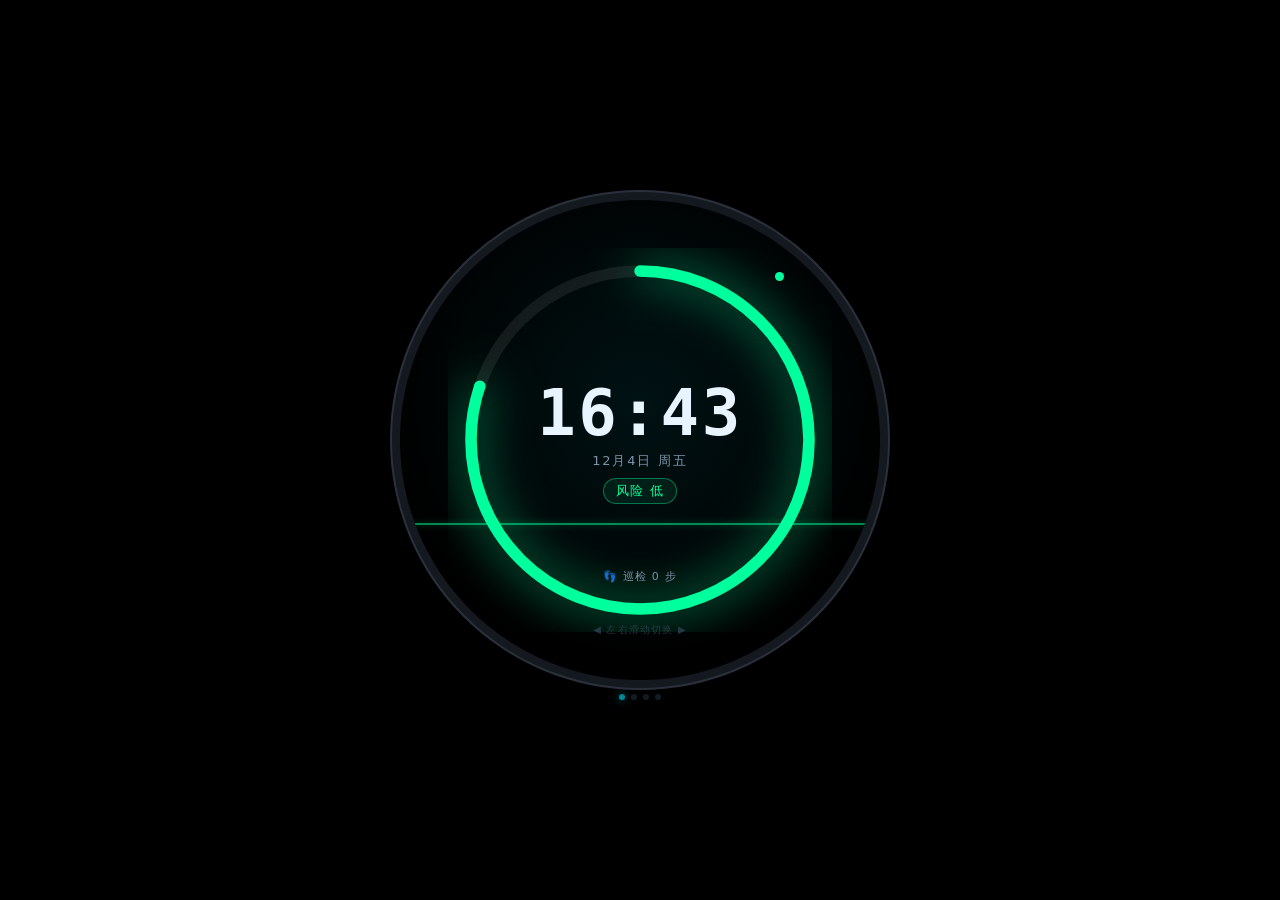
<file: watch.html>
<!DOCTYPE html>
<html lang="zh-CN">
<head>
<meta charset="UTF-8">
<meta name="viewport" content="width=device-width, initial-scale=1.0, user-scalable=no, viewport-fit=cover">
<meta name="theme-color" content="#000000">
<meta name="apple-mobile-web-app-capable" content="yes">
<title>AEGIS 手表 · 安全腕表</title>
<link rel="manifest" href="manifest.webmanifest">
<link rel="icon" href="icons/icon-192.png">
<link rel="stylesheet" href="css/watch.css">
</head>
<body>

<div class="watch">
  <!-- 表盘 1：时间 + 风险环 -->
  <section class="w-screen w-face active" id="wFace">
    <svg class="w-ring" viewBox="0 0 100 100">
      <circle class="ring-bg" cx="50" cy="50" r="44"/>
      <circle class="ring-val" id="wRiskRing" cx="50" cy="50" r="44"/>
    </svg>
    <div class="w-center">
      <div class="w-time" id="wTime">--:--</div>
      <div class="w-date" id="wDate">---</div>
      <div class="w-risk" id="wRiskText">风险 低</div>
    </div>
    <div class="w-steps" id="wSteps">👣 巡检 0 步</div>
    <div class="w-alert-dot" id="wAlertDot"></div>
    <canvas class="w-pulse" id="wPulse"></canvas>
    <div class="w-tips">◀ 左右滑动切换 ▶</div>
  </section>

  <!-- 表盘 2：传感器数据 -->
  <section class="w-screen w-data" id="wData">
    <h2>感知数据</h2>
    <div class="w-sensor" id="wSensors"></div>
    <div class="w-battery" id="wBattery">🔋 --%</div>
  </section>

  <!-- 表盘 3：预警列表 -->
  <section class="w-screen w-alerts" id="wAlerts">
    <h2>预警中心</h2>
    <ul id="wAlertList"></ul>
  </section>

  <!-- 表盘 4：呼吸训练 -->
  <section class="w-screen w-breathe" id="wBreathe">
    <h2>呼吸训练</h2>
    <div class="w-breathe-circle" id="wBreathCircle">
      <span id="wBreathText">吸气</span>
    </div>
    <button class="w-btn" id="wBreathBtn">开始 4-7-8</button>
  </section>
</div>

<div class="w-pager" aria-hidden="true">
  <span class="on"></span><span></span><span></span><span></span>
</div>

<script src="js/watch.js"></script>
</body>
</html>
</file>
<file: css/watch.css>
/* AEGIS 手表模式 · 圆形/方形表盘全黑极简 */
* { margin: 0; padding: 0; box-sizing: border-box; }
html, body { height: 100%; overflow: hidden; }
body {
  background: #000;
  color: #e8f4ff;
  font-family: 'Noto Sans SC', system-ui, sans-serif;
  user-select: none; -webkit-user-select: none;
  -webkit-tap-highlight-color: transparent;
  display: flex; flex-direction: column;
  align-items: center; justify-content: center;
  touch-action: pan-y;
}

.watch {
  position: relative;
  width: min(100vw, 100vh);
  aspect-ratio: 1 / 1;
  max-width: 480px;
  overflow: hidden;
  background:
    radial-gradient(circle at 50% 42%, rgba(0, 229, 255, 0.08), transparent 70%),
    #000;
  border-radius: 50%;
  box-shadow: 0 0 0 8px #14181f, 0 0 0 10px #2a313c, 0 20px 60px rgba(0, 0, 0, 0.8);
}
@media (max-width: 300px) {
  .watch { border-radius: 0; box-shadow: none; }
}

.w-screen {
  position: absolute; inset: 0;
  display: flex; flex-direction: column;
  align-items: center; justify-content: center;
  gap: 8px; padding: 16%;
  opacity: 0; transform: scale(0.92);
  transition: opacity .35s, transform .35s;
  pointer-events: none; text-align: center;
}
.w-screen.active { opacity: 1; transform: none; pointer-events: auto; }

/* ---- 表盘 1 ---- */
.w-ring { position: absolute; inset: 10%; transform: rotate(-90deg); }
.ring-bg { fill: none; stroke: rgba(255, 255, 255, 0.08); stroke-width: 3; }
.ring-val {
  fill: none; stroke: #00ff9d; stroke-width: 3; stroke-linecap: round;
  stroke-dasharray: 276.5; stroke-dashoffset: 55;
  transition: stroke-dashoffset 1s ease, stroke .5s;
  filter: drop-shadow(0 0 6px rgba(0, 255, 157, 0.8));
}
.w-center { display: flex; flex-direction: column; align-items: center; gap: 2px; }
.w-time {
  font-size: clamp(34px, 12vw, 64px); font-weight: 900; letter-spacing: .04em;
  font-variant-numeric: tabular-nums; font-family: 'Rajdhani', 'Consolas', monospace;
}
.w-date { font-size: 13px; color: #7d93a8; letter-spacing: .14em; }
.w-risk {
  margin-top: 6px; font-size: 13px; letter-spacing: .1em;
  color: #00ff9d; border: 1px solid rgba(0, 255, 157, 0.4);
  background: rgba(0, 255, 157, 0.08); padding: 3px 12px; border-radius: 20px;
}
.w-steps {
  position: absolute; bottom: 20%; left: 0; right: 0;
  text-align: center; font-size: 11px; color: #7d93a8; letter-spacing: .1em;
}
.w-alert-dot {
  position: absolute; top: 15%; right: 20%;
  width: 9px; height: 9px; border-radius: 50%; background: #00ff9d;
  box-shadow: 0 0 0 0 rgba(0, 255, 157, 0.7);
  animation: pulse 2s infinite;
}
.w-alert-dot.red { background: #ff2d55; animation: pulseRed 1.2s infinite; }
@keyframes pulse { 70% { box-shadow: 0 0 0 10px rgba(0, 255, 157, 0); } }
@keyframes pulseRed { 50% { box-shadow: 0 0 0 12px rgba(255, 45, 85, 0.35); } }
.w-pulse {
  position: absolute; bottom: 27%; left: 0; right: 0;
  width: 100%; height: 52px; opacity: .8;
}
.w-tips {
  position: absolute; bottom: 9%; font-size: 10px; color: #3d5163; letter-spacing: .12em;
}

/* ---- 通用小屏 UI ---- */
.w-screen h2 { font-size: 15px; letter-spacing: .3em; color: #00e5ff; margin-bottom: 6px; }
.w-sensor { width: 100%; display: flex; flex-direction: column; gap: 8px; }
.w-sensor-row {
  display: flex; justify-content: space-between; align-items: center;
  font-size: 13px; padding: 6px 10px;
  background: rgba(0, 229, 255, 0.05); border-radius: 10px;
}
.w-sensor-row b { font-family: 'Rajdhani', monospace; font-size: 15px; color: #00ff9d; }
.w-sensor-row.warn b { color: #ff7a1a; }
.w-sensor-row.danger b { color: #ff2d55; }
.w-battery { position: absolute; bottom: 12%; font-size: 12px; color: #7d93a8; }

.w-screen ul { width: 100%; list-style: none; display: flex; flex-direction: column; gap: 6px; }
.w-screen li {
  font-size: 12px; text-align: left; padding: 8px 10px;
  background: rgba(255, 255, 255, 0.04); border-radius: 10px;
  border-left: 3px solid #00ff9d; line-height: 1.4;
}
.w-screen li.mid { border-left-color: #ffe14d; }
.w-screen li.high { border-left-color: #ff7a1a; }
.w-screen li.crit { border-left-color: #ff2d55; animation: blink 1s infinite; }
@keyframes blink { 50% { opacity: 0.45; } }

/* ---- 呼吸训练 ---- */
.w-breathe-circle {
  width: 46%; aspect-ratio: 1; border-radius: 50%;
  display: flex; align-items: center; justify-content: center;
  border: 2px solid rgba(0, 229, 255, 0.5);
  box-shadow: 0 0 0 8px rgba(0, 229, 255, 0.08), 0 0 40px rgba(0, 229, 255, 0.25);
  transition: transform 4s ease-in-out, box-shadow 4s;
  font-size: 16px; letter-spacing: .2em; color: #00e5ff;
}
.w-breathe-circle.hold { transition: transform 7s ease-in-out; }
.w-breathe-circle.out { transition: transform 8s ease-in-out; }
.w-btn {
  margin-top: 12px; font-size: 13px; letter-spacing: .1em;
  color: #00e5ff; background: rgba(0, 229, 255, 0.1);
  border: 1px solid rgba(0, 229, 255, 0.4); border-radius: 20px;
  padding: 8px 20px; cursor: pointer;
}
.w-btn:active { background: rgba(0, 229, 255, 0.25); }

/* ---- 分页指示 ---- */
.w-pager { display: flex; gap: 6px; margin-top: 14px; }
.w-pager span {
  width: 6px; height: 6px; border-radius: 50%; background: #22303c; transition: all .3s;
}
.w-pager span.on { background: #00e5ff; box-shadow: 0 0 8px rgba(0, 229, 255, 0.8); }
</file>
